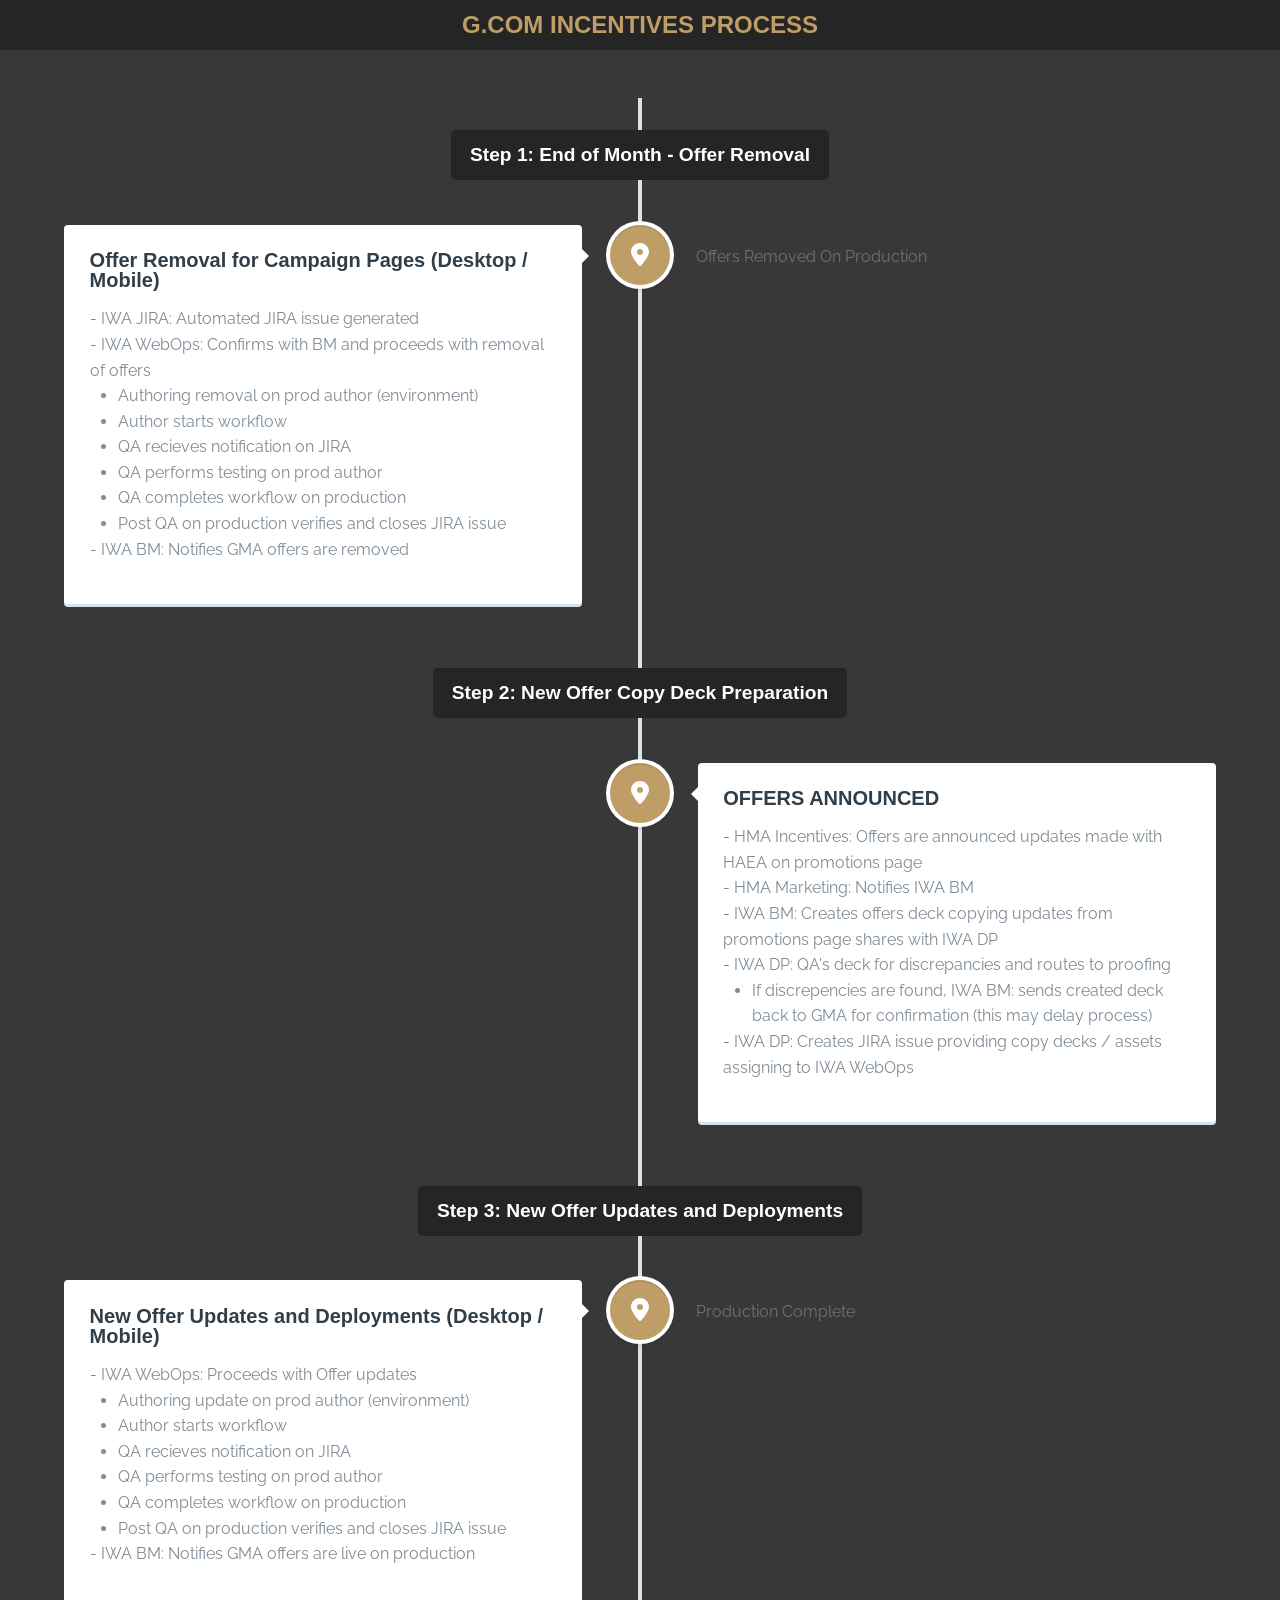
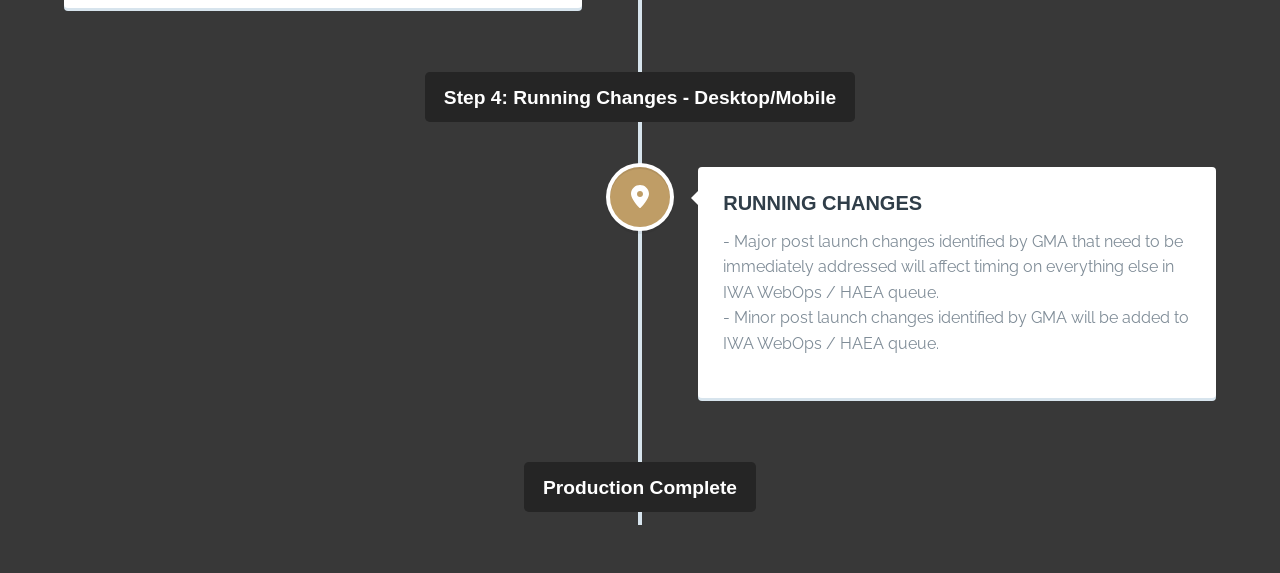
<file: gma-incentives/index.html>
<!doctype html>
<html lang="en" class="no-js">
<head>
	<meta charset="UTF-8">
	<meta name="viewport" content="width=device-width, initial-scale=1">

	<link href="https://fonts.googleapis.com/css?family=Raleway" rel="stylesheet" type='text/css'>

	<link rel="stylesheet" href="css/reset.css"> <!-- CSS reset -->
	<link rel="stylesheet" href="css/style.css"> <!-- Resource style -->
	<script src="js/modernizr.js"></script> <!-- Modernizr -->

	<title>Genesis | G.com Incentives Process</title>
</head>
<body>
	<header>
		<h1>G.COM INCENTIVES PROCESS</h1>
	</header>

	<section id="myu-timeline" class="myu-container">
		<h2 class="myu-timeline-group">
			<span class="myu-timeline-group-title">Step 1:  End of Month - Offer Removal</span>
		</h2>
		<div class="myu-timeline-block">
			<div class="myu-timeline-img myu-pin">
				<img src="img/myu-icon-pin.svg" alt="">
			</div> <!-- myu-timeline-img -->

			<div class="myu-timeline-content">
				<h3>Offer Removal for Campaign Pages (Desktop / Mobile)</h3>
				<ul>
					<li>- IWA JIRA: Automated JIRA issue generated</li>
					<li>- IWA WebOps: Confirms with BM and proceeds with removal of offers</li>
					<li>
						<ul>
							<li>Authoring removal on prod author (environment)</li>
							<li>Author starts workflow</li>
							<li>QA recieves notification on JIRA</li>
							<li>QA performs testing on prod author</li>
							<li>QA completes workflow on production</li>
							<li>Post QA on production verifies and closes JIRA issue</li>
						</ul>
					</li>
					<li>
						- IWA BM: Notifies GMA offers are removed 
					</li>
				<span class="myu-day">Offers Removed On Production</span>
			</div> <!-- myu-timeline-content -->
		</div> <!-- myu-timeline-block -->
		<h2 class="myu-timeline-group">
			<span class="myu-timeline-group-title">Step 2: New Offer Copy Deck Preparation</span>
		</h2>
		<div class="myu-timeline-block">
			<div class="myu-timeline-img myu-pin">
				<img src="img/myu-icon-pin.svg" alt="">
			</div> <!-- myu-timeline-img -->

			<div class="myu-timeline-content">
				<h3>OFFERS ANNOUNCED</h3>
				<ul>
					<li>- HMA Incentives: Offers are announced updates made with HAEA on promotions page</li>
					<li>- HMA Marketing: Notifies IWA BM</li>
					<li>- IWA BM: Creates offers deck copying updates from promotions page shares with IWA DP</li>
					<li>- IWA DP: QA's deck for discrepancies and routes to proofing</li>
					<li>
						<ul>
					<li>If discrepencies are found, IWA BM: sends created deck back to GMA for confirmation (this may delay process)</li>
						</ul>
					<li>- IWA DP: Creates JIRA issue providing copy decks / assets assigning to IWA WebOps</li>
				</ul>
				<span class="myu-day"></span>
			</div> <!-- myu-timeline-content -->
		</div> <!-- myu-timeline-block -->

		<h2 class="myu-timeline-group">
			<span class="myu-timeline-group-title">Step 3: New Offer Updates and Deployments</span>
		</h2>

		<div class="myu-timeline-block">
			<div class="myu-timeline-img myu-pin">
				<img src="img/myu-icon-pin.svg" alt="">
			</div> <!-- myu-timeline-img -->

			<div class="myu-timeline-content">
				<h3>New Offer Updates and Deployments (Desktop / Mobile)</h3>
				<ul>
					<li>- IWA WebOps: Proceeds with Offer updates</li>
					<li>
						<ul>
							<li>Authoring update on prod author (environment)</li>
							<li>Author starts workflow</li>
							<li>QA recieves notification on JIRA</li>
							<li>QA performs testing on prod author</li>
							<li>QA completes workflow on production</li>
							<li>Post QA on production verifies and closes JIRA issue</li>
						</ul>
					</li>
					<li>
						- IWA BM: Notifies GMA offers are live on production
					</li>
						<ul>
				</ul>
				<span class="myu-day">Production Complete</span>
			</div> <!-- myu-timeline-content -->
		</div> <!-- myu-timeline-block -->

				<h2 class="myu-timeline-group">
			<span class="myu-timeline-group-title">Step 4: Running Changes - Desktop/Mobile</span>
		</h2>

		<div class="myu-timeline-block">
			<div class="myu-timeline-img myu-pin">
				<img src="img/myu-icon-pin.svg" alt="">
			</div> <!-- myu-timeline-img -->

			<div class="myu-timeline-content">
				<h3>RUNNING CHANGES</h3>
				<ul>
					<li>- Major post launch changes identified by GMA that need to be immediately addressed will affect timing on everything else in IWA WebOps / HAEA queue.</li>
					<li>- Minor post launch changes identified by GMA will be added to IWA WebOps / HAEA queue.</li>
				</ul>
				<span class="myu-day"></span>
			</div> <!-- myu-timeline-content -->
		</div> <!-- myu-timeline-block -->

								<h2 class="myu-timeline-group">
			<span class="myu-timeline-group-title">Production Complete</span>
		</h2>

	</section> <!-- myu-timeline -->
	<script src="http://ajax.googleapis.com/ajax/libs/jquery/1.11.0/jquery.min.js"></script>
	<script src="js/main.js"></script> <!-- Resource jQuery -->
</body>
</html>
</file>
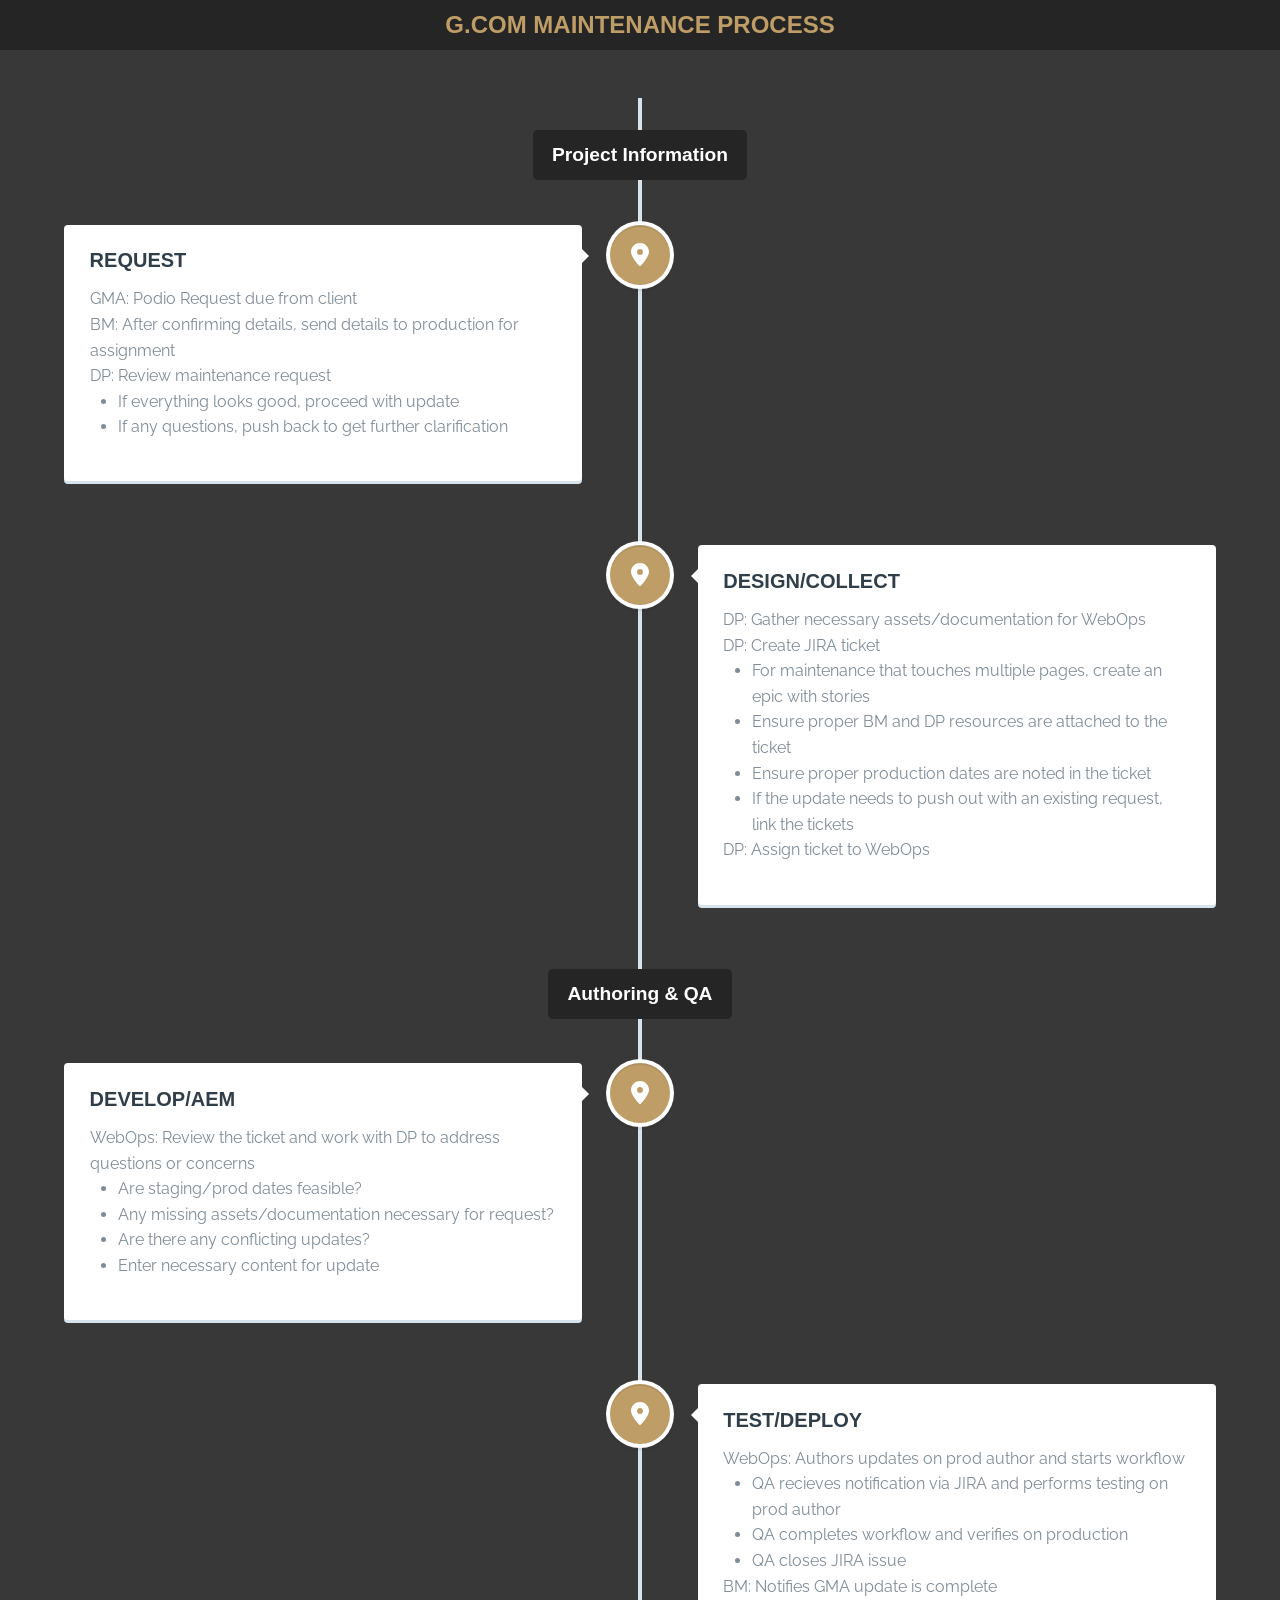
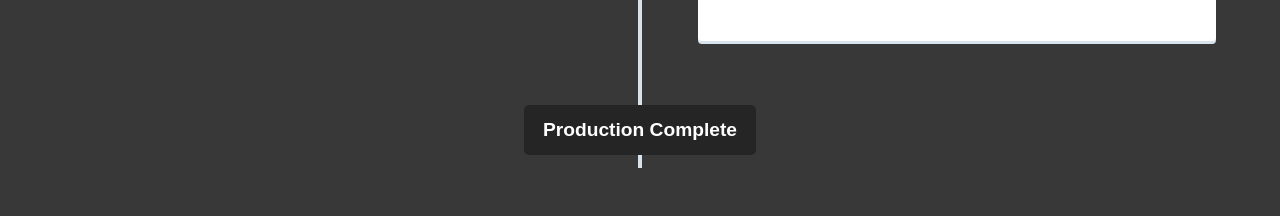
<file: gma-maintenance/index.html>
<!doctype html>
<html lang="en" class="no-js">
<head>
	<meta charset="UTF-8">
	<meta name="viewport" content="width=device-width, initial-scale=1">

	<link href="https://fonts.googleapis.com/css?family=Raleway" rel="stylesheet" type='text/css'>

	<link rel="stylesheet" href="css/reset.css"> <!-- CSS reset -->
	<link rel="stylesheet" href="css/style.css"> <!-- Resource style -->
	<script src="js/modernizr.js"></script> <!-- Modernizr -->
	<link rel="shortcut icon" href="/favicon.ico" type="image/x-icon">
<link rel="icon" href="/favicon.ico" type="image/x-icon">

	<title>Genesis | G.com Maintenance Process</title>
</head>
<body>
	<header>
		<h1>G.COM MAINTENANCE PROCESS</h1>
	</header>

	<section id="myu-timeline" class="myu-container">
		<h2 class="myu-timeline-group">
			<span class="myu-timeline-group-title">Project Information</span>
		</h2>
		<div class="myu-timeline-block">
			<div class="myu-timeline-img myu-pin">
				<img src="img/myu-icon-pin.svg" alt="">
			</div> <!-- myu-timeline-img -->

			<div class="myu-timeline-content">
				<h3>REQUEST</h3>
				<ul>
					<li>GMA: Podio Request due from client</li>
					<li>BM: After confirming details, send details to production for assignment</li>
					<li>DP: Review maintenance request</li>
                    	<ul>
							<li>If everything looks good, proceed with update</li>
							<li>If any questions, push back to get further clarification</li>
						</ul>
				</ul>
				<span class="myu-day"></span>
			</div> <!-- myu-timeline-content -->
		</div> <!-- myu-timeline-block -->

		<div class="myu-timeline-block">
			<div class="myu-timeline-img myu-pin">
				<img src="img/myu-icon-pin.svg" alt="">
			</div> <!-- myu-timeline-img -->

			<div class="myu-timeline-content">
				<h3>DESIGN/COLLECT</h3>
				<ul>
					<li>DP: Gather necessary assets/documentation for WebOps</li>
					<li>DP: Create JIRA ticket
                    	<ul>
							<li>For maintenance that touches multiple pages, create an epic with stories</li>
							<li>Ensure proper BM and DP resources are attached to the ticket</li>
                            <li>Ensure proper production dates are noted in the ticket</li>
                            <li>If the update needs to push out with an existing request, link the tickets</li>
						</ul>
					</li>
                <li>DP: Assign ticket to WebOps</li>
				</ul>
				<span class="myu-day"></span>
			</div> <!-- myu-timeline-content -->
		</div> <!-- myu-timeline-block -->
		<h2 class="myu-timeline-group">
			<span class="myu-timeline-group-title">Authoring & QA</span>
		</h2>
		<div class="myu-timeline-block">
			<div class="myu-timeline-img myu-pin">
				<img src="img/myu-icon-pin.svg" alt="">
			</div> <!-- myu-timeline-img -->

			<div class="myu-timeline-content">
				<h3>DEVELOP/AEM</h3>
				<ul>
					<li>WebOps: Review the ticket and work with DP to address questions or concerns
                    	<ul>
							<li>Are staging/prod dates feasible?</li>
							<li>Any missing assets/documentation necessary for request?</li>
                            <li>Are there any conflicting updates?</li>
                            <li>Enter necessary content for update</li>
						</ul>
                    </li> 
				</ul>
				<span class="myu-day"></span>
			</div> <!-- myu-timeline-content -->
		</div> <!-- myu-timeline-block -->

		<div class="myu-timeline-block">
			<div class="myu-timeline-img myu-pin">
				<img src="img/myu-icon-pin.svg" alt="">
			</div> <!-- myu-timeline-img -->

			<div class="myu-timeline-content">
				<h3>TEST/DEPLOY</h3>
				<ul>
					<li>WebOps: Authors updates on prod author and starts workflow</li>
						<ul>
					<li>QA recieves notification via JIRA and performs testing on prod author</li>
                    <li>QA completes workflow and verifies on production</li>
					<li>QA closes JIRA issue</li>
						</ul>
                    <li>BM: Notifies GMA update is complete</li>
				</ul>
				<span class="myu-day"></span>
			</div> <!-- myu-timeline-content -->
		</div> <!-- myu-timeline-block -->
				<h2 class="myu-timeline-group">
			<span class="myu-timeline-group-title">Production Complete</span>
		</h2>
	</section> <!-- myu-timeline -->
	<script src="http://ajax.googleapis.com/ajax/libs/jquery/1.11.0/jquery.min.js"></script>
	<script src="js/main.js"></script> <!-- Resource jQuery -->
</body>
</html>
</file>
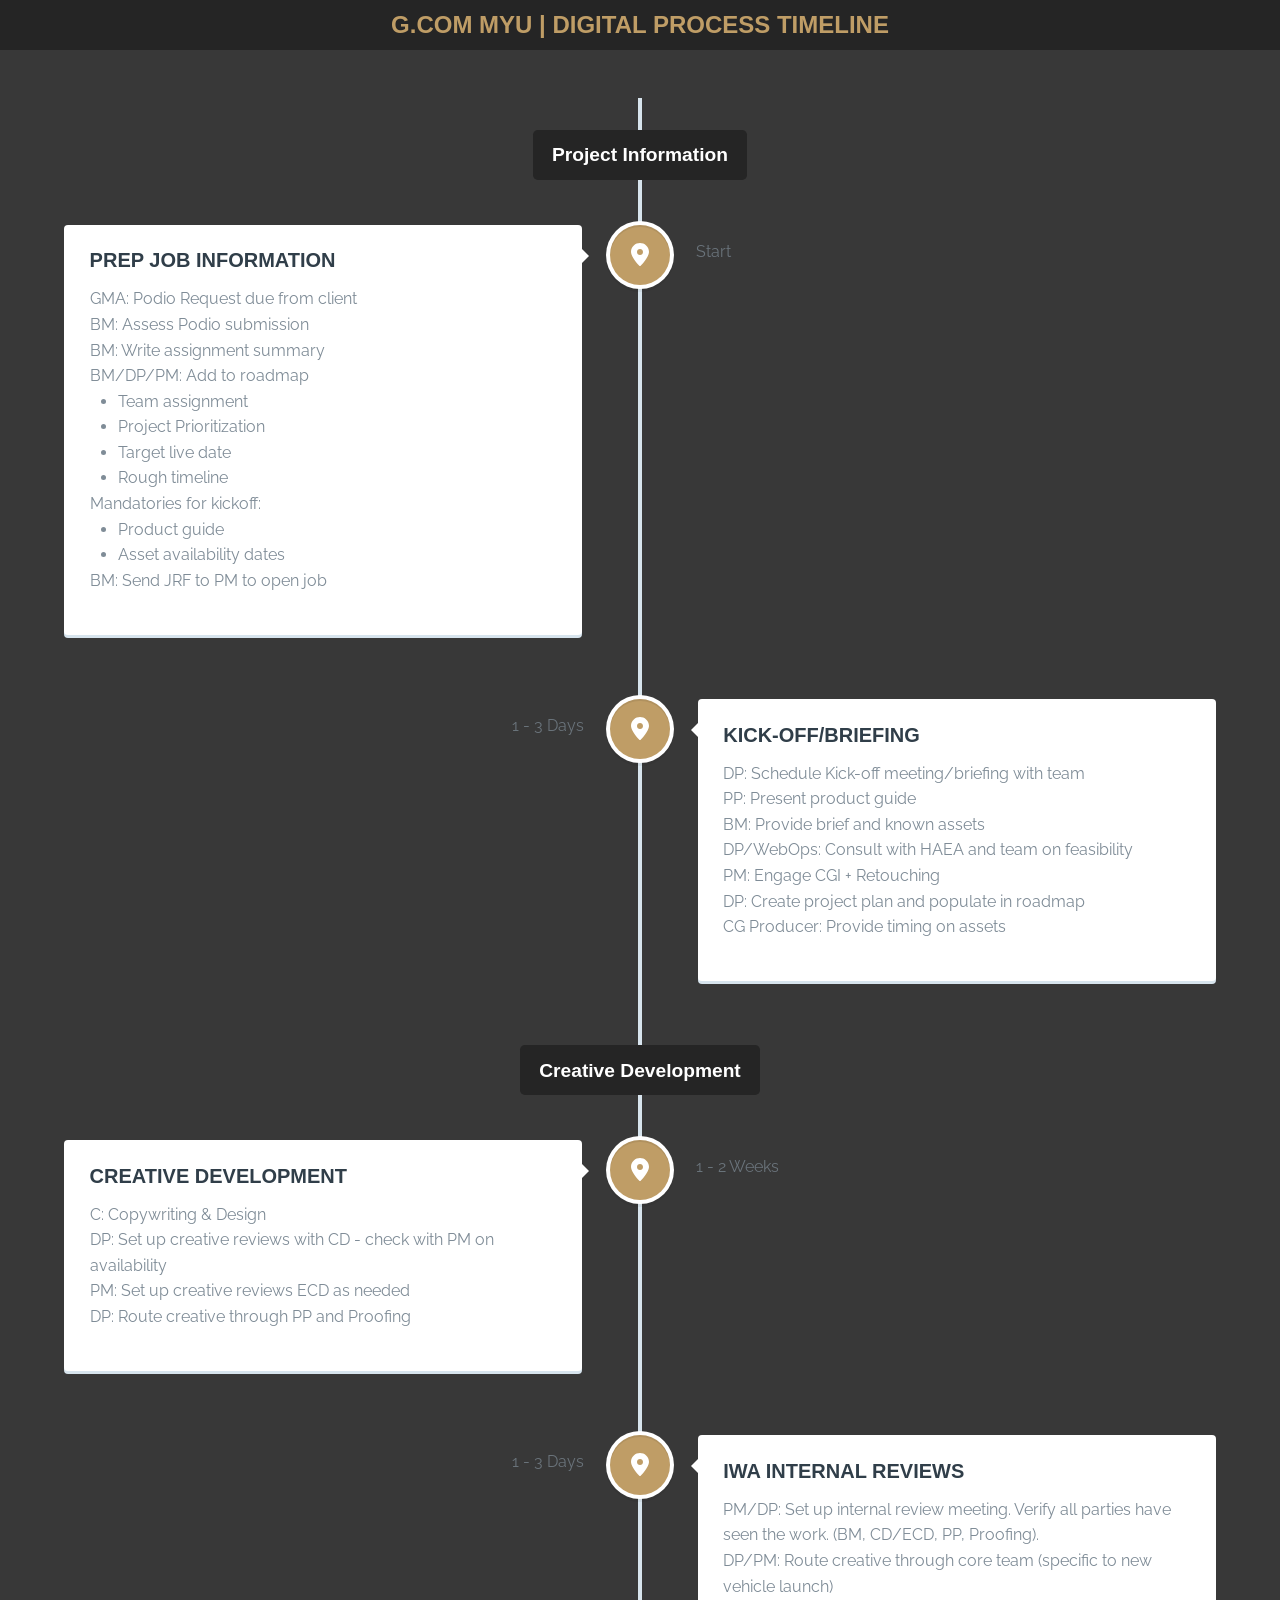
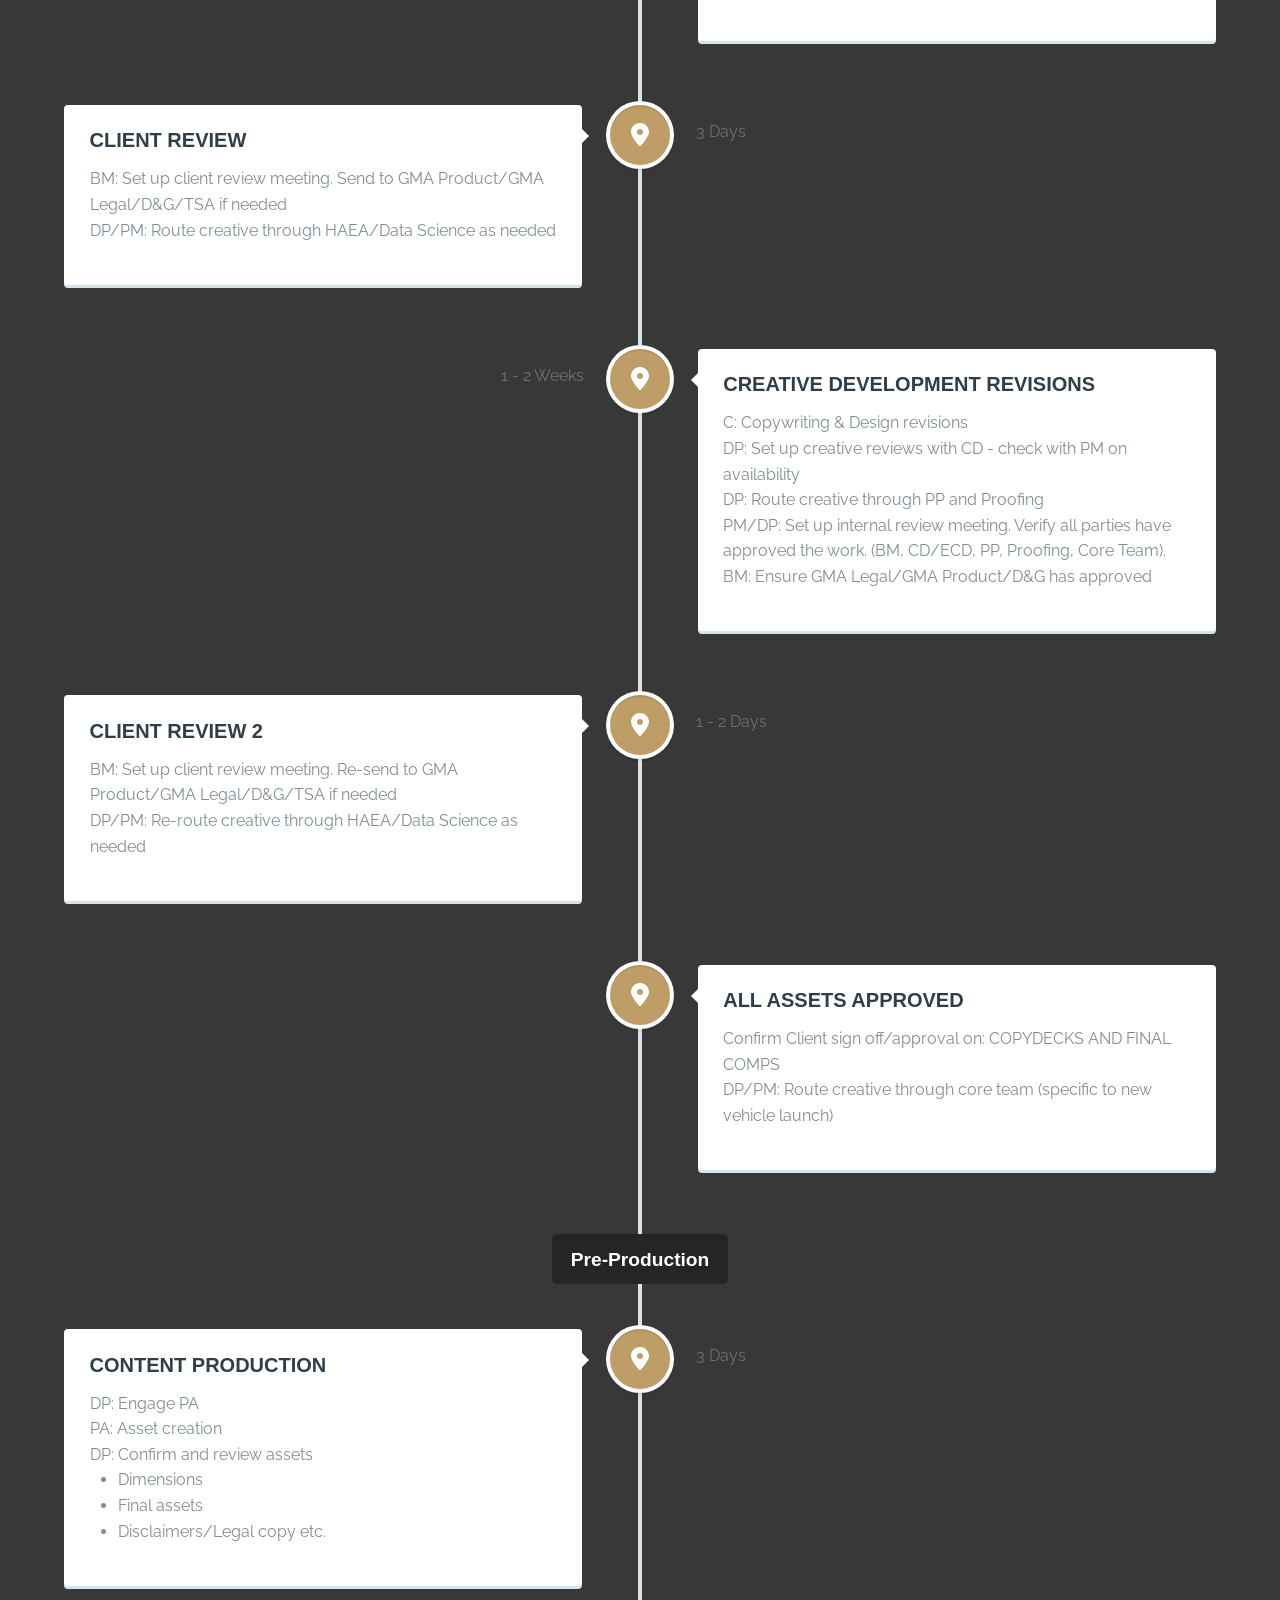
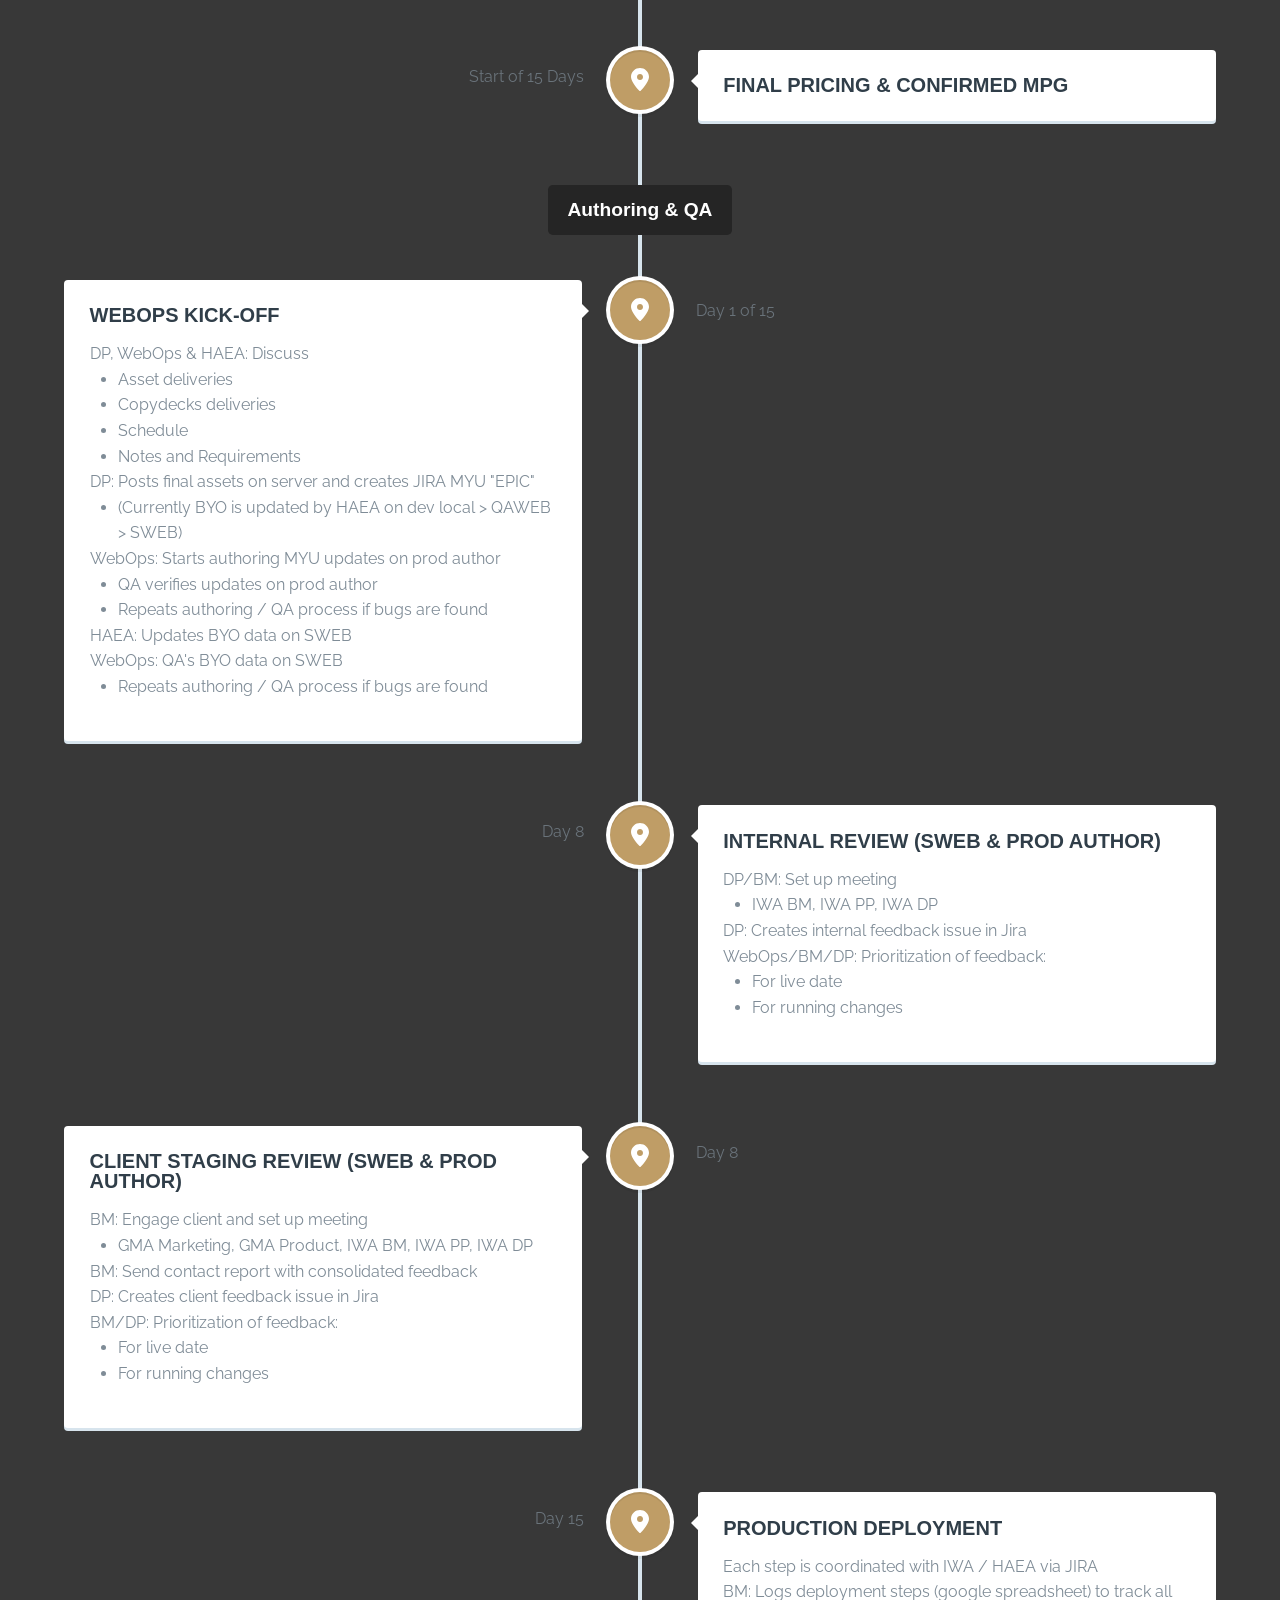
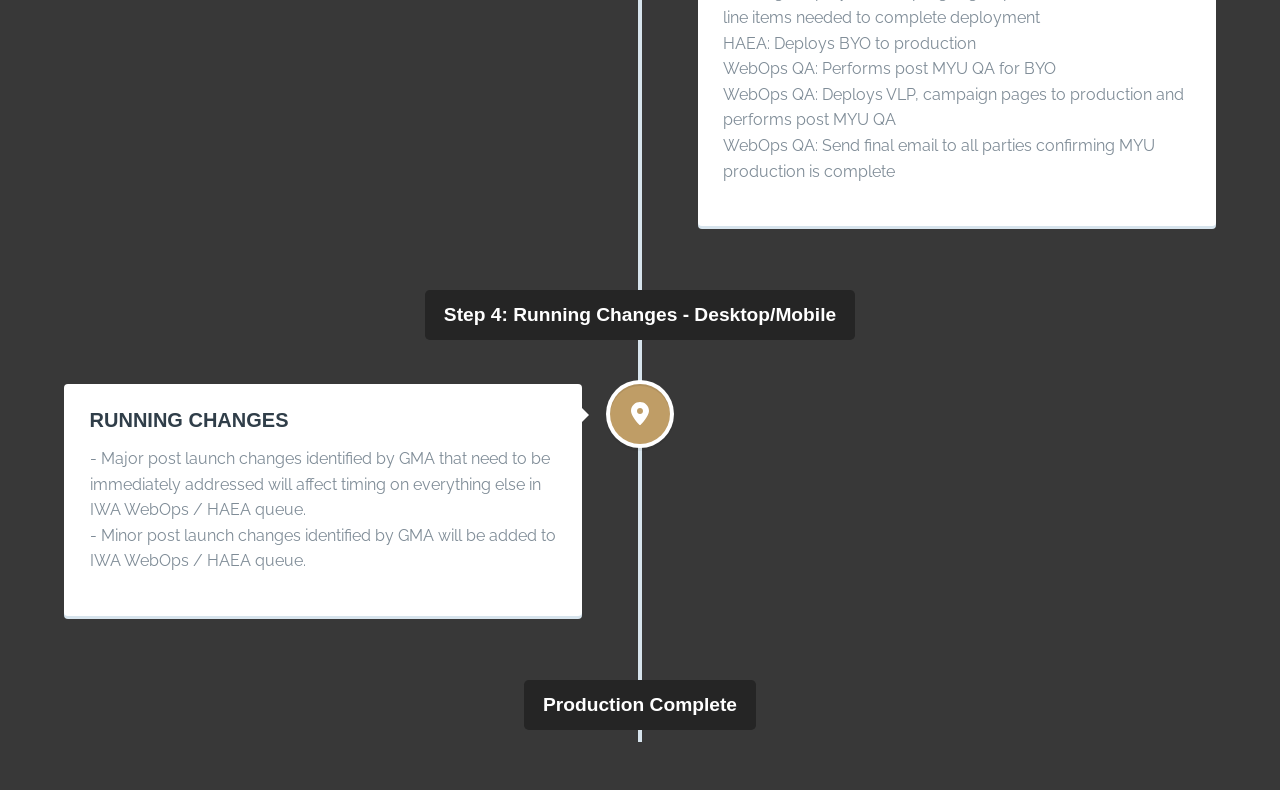
<file: gma-myu/index.html>
<!doctype html>
<html lang="en" class="no-js">
<head>
	<meta charset="UTF-8">
	<meta name="viewport" content="width=device-width, initial-scale=1">

	<link href="https://fonts.googleapis.com/css?family=Raleway" rel="stylesheet" type='text/css'>

	<link rel="stylesheet" href="css/reset.css"> <!-- CSS reset -->
	<link rel="stylesheet" href="css/style.css"> <!-- Resource style -->
	<script src="js/modernizr.js"></script> <!-- Modernizr -->

	<title>Genesis | G.com MYU Digital Process</title>
</head>
<body>
	<header>
		<h1>G.COM MYU | DIGITAL PROCESS TIMELINE</h1>
	</header>

	<section id="myu-timeline" class="myu-container">
		<h2 class="myu-timeline-group">
			<span class="myu-timeline-group-title">Project Information</span>
		</h2>
		<div class="myu-timeline-block">
			<div class="myu-timeline-img myu-pin">
				<img src="img/myu-icon-pin.svg" alt="">
			</div> <!-- myu-timeline-img -->

			<div class="myu-timeline-content">
				<h3>PREP JOB INFORMATION</h3>
				<ul>
					<li>GMA: Podio Request due from client</li>
					<li>BM: Assess Podio submission</li>
					<li>BM: Write assignment summary</li>
					<li>
						BM/DP/PM: Add to roadmap
						<ul>
							<li>Team assignment</li>
							<li>Project Prioritization</li>
							<li>Target live date</li>
							<li>Rough timeline</li>
						</ul>
					</li>
					<li>
						Mandatories for kickoff:
						<ul>
							<li>Product guide</li>
							<li>Asset availability dates</li>
						</ul>
					</li>
					<li>BM: Send JRF to PM to open job</li>
				</ul>
				<span class="myu-day">Start</span>
			</div> <!-- myu-timeline-content -->
		</div> <!-- myu-timeline-block -->

		<div class="myu-timeline-block">
			<div class="myu-timeline-img myu-pin">
				<img src="img/myu-icon-pin.svg" alt="">
			</div> <!-- myu-timeline-img -->

			<div class="myu-timeline-content">
				<h3>KICK-OFF/BRIEFING</h3>
				<ul>
					<li>DP: Schedule Kick-off meeting/briefing with team</li>
					<li>PP: Present product guide</li>
					<li>BM: Provide brief and known assets</li>
					<li>DP/WebOps: Consult with HAEA and team on feasibility</li>
					<li>PM: Engage CGI + Retouching</li>
					<li>DP: Create project plan and populate in roadmap</li>
					<li>CG Producer: Provide timing on assets</li>
				</ul>
				<span class="myu-day">1 - 3 Days</span>
			</div> <!-- myu-timeline-content -->
		</div> <!-- myu-timeline-block -->

		<h2 class="myu-timeline-group">
			<span class="myu-timeline-group-title">Creative Development</span>
		</h2>

		<div class="myu-timeline-block">
			<div class="myu-timeline-img myu-pin">
				<img src="img/myu-icon-pin.svg" alt="">
			</div> <!-- myu-timeline-img -->

			<div class="myu-timeline-content">
				<h3>CREATIVE DEVELOPMENT</h3>
				<ul>
					<li>C: Copywriting &amp; Design</li>
					<li>DP: Set up creative reviews with CD - check with PM on availability</li>
					<li>PM: Set up creative reviews ECD as needed</li>
					<li>DP: Route creative through PP and Proofing</li>
				</ul>
				<span class="myu-day">1 - 2 Weeks</span>
			</div> <!-- myu-timeline-content -->
		</div> <!-- myu-timeline-block -->

		<div class="myu-timeline-block">
			<div class="myu-timeline-img myu-pin">
				<img src="img/myu-icon-pin.svg" alt="">
			</div> <!-- myu-timeline-img -->

			<div class="myu-timeline-content">
				<h3>IWA INTERNAL REVIEWS</h3>
				<ul>
					<li>PM/DP: Set up internal review meeting. Verify all parties have seen the work. (BM, CD/ECD, PP, Proofing).</li>
					<li>DP/PM: Route creative through core team (specific to new vehicle launch)</li>
				</ul>
				<span class="myu-day">1 - 3 Days</span>
			</div> <!-- myu-timeline-content -->
		</div> <!-- myu-timeline-block -->

				<div class="myu-timeline-block">
			<div class="myu-timeline-img myu-pin">
				<img src="img/myu-icon-pin.svg" alt="">
			</div> <!-- myu-timeline-img -->

			<div class="myu-timeline-content">
				<h3>CLIENT REVIEW</h3>
				<ul>
					<li>BM: Set up client review meeting. Send to GMA Product/GMA Legal/D&amp;G/TSA if needed</li>
					<li>DP/PM: Route creative through HAEA/Data Science as needed</li>
				</ul>
				<span class="myu-day">3 Days</span>
			</div> <!-- myu-timeline-content -->
		</div> <!-- myu-timeline-block -->

				<div class="myu-timeline-block">
			<div class="myu-timeline-img myu-pin">
				<img src="img/myu-icon-pin.svg" alt="">
			</div> <!-- myu-timeline-img -->

			<div class="myu-timeline-content">
				<h3>CREATIVE DEVELOPMENT REVISIONS</h3>
				<ul>
					<li>C: Copywriting &amp; Design revisions</li>
					<li>DP: Set up creative reviews with CD - check with PM on availability</li>
					<li>DP: Route creative through PP and Proofing</li>
					<li>PM/DP: Set up internal review meeting. Verify all parties have approved the work. (BM, CD/ECD, PP, Proofing, Core Team).</li>
					<li>BM: Ensure GMA Legal/GMA Product/D&amp;G has approved</li>
				</ul>
				<span class="myu-day">1 - 2 Weeks</span>
			</div> <!-- myu-timeline-content -->
		</div> <!-- myu-timeline-block -->

						<div class="myu-timeline-block">
			<div class="myu-timeline-img myu-pin">
				<img src="img/myu-icon-pin.svg" alt="">
			</div> <!-- myu-timeline-img -->

			<div class="myu-timeline-content">
				<h3>CLIENT REVIEW 2</h3>
				<ul>
					<li>BM: Set up client review meeting. Re-send to GMA Product/GMA Legal/D&amp;G/TSA if needed</li>
					<li>DP/PM: Re-route creative through HAEA/Data Science as needed</li>
				</ul>
				<span class="myu-day">1 - 2 Days</span>
			</div> <!-- myu-timeline-content -->
		</div> <!-- myu-timeline-block -->

								<div class="myu-timeline-block">
			<div class="myu-timeline-img myu-pin">
				<img src="img/myu-icon-pin.svg" alt="">
			</div> <!-- myu-timeline-img -->

			<div class="myu-timeline-content">
				<h3>ALL ASSETS APPROVED</h3>
				<ul>
					<li>Confirm Client sign off/approval on: COPYDECKS AND FINAL COMPS</li>
					<li>DP/PM: Route creative through core team (specific to new vehicle launch)</li>
				</ul>
				<h3></h3>
				<span class="myu-day"></span>
			</div> <!-- myu-timeline-content -->
		</div> <!-- myu-timeline-block -->

				<h2 class="myu-timeline-group">
			<span class="myu-timeline-group-title">Pre-Production</span>
		</h2>

		<div class="myu-timeline-block">
			<div class="myu-timeline-img myu-pin">
				<img src="img/myu-icon-pin.svg" alt="">
			</div> <!-- myu-timeline-img -->

			<div class="myu-timeline-content">
				<h3>CONTENT PRODUCTION</h3>
				<ul>
					<li>DP: Engage PA</li>
					<li>PA: Asset creation</li>
					<li>DP: Confirm and review assets</li>
						<ul>
							<li>Dimensions</li>
							<li>Final assets</li>
							<li>Disclaimers/Legal copy etc.</li>
						</ul>
				</ul>
				<span class="myu-day">3 Days</span>
			</div> <!-- myu-timeline-content -->
		</div> <!-- myu-timeline-block -->

				<div class="myu-timeline-block">
			<div class="myu-timeline-img myu-pin">
				<img src="img/myu-icon-pin.svg" alt="">
			</div> <!-- myu-timeline-img -->

			<div class="myu-timeline-content">
				<h3>FINAL PRICING &amp; CONFIRMED MPG</h3>
				<h3></h3>
				<span class="myu-day">Start of 15 Days</span>
			</div> <!-- myu-timeline-content -->
		</div> <!-- myu-timeline-block -->

						<h2 class="myu-timeline-group">
			<span class="myu-timeline-group-title">Authoring &amp; QA</span>
		</h2>

		<div class="myu-timeline-block">
			<div class="myu-timeline-img myu-pin">
				<img src="img/myu-icon-pin.svg" alt="">
			</div> <!-- myu-timeline-img -->

			<div class="myu-timeline-content">
				<h3>WEBOPS KICK-OFF</h3>
				<ul>
					<li>DP, WebOps &amp; HAEA: Discuss</li>
						<ul>
							<li>Asset deliveries</li>
							<li>Copydecks deliveries</li>
							<li>Schedule</li>
							<li>Notes and Requirements</li>
						</ul>
					<li>DP: Posts final assets on server and creates JIRA MYU "EPIC"</li>
					<ul>
					<li>(Currently BYO is updated by HAEA on dev local > QAWEB > SWEB)</li>	
				</ul>
				<li>WebOps: Starts authoring MYU updates on prod author</li>
				<ul>
					<li>QA verifies updates on prod author</li>
					<li>Repeats authoring / QA process if bugs are found</li>
				</ul>
				<li>HAEA: Updates BYO data on SWEB</li>
				<li>WebOps: QA's BYO data on SWEB</li>
				<ul>
					<li>Repeats authoring / QA process if bugs are found</li>
				</ul>

				<span class="myu-day">Day 1 of 15</span>
			</div> <!-- myu-timeline-content -->
		</div> <!-- myu-timeline-block -->

				<div class="myu-timeline-block">
			<div class="myu-timeline-img myu-pin">
				<img src="img/myu-icon-pin.svg" alt="">
			</div> <!-- myu-timeline-img -->

			<div class="myu-timeline-content">
				<h3>INTERNAL REVIEW (SWEB &amp; PROD AUTHOR)</h3>
				<ul>
					<li>DP/BM: Set up meeting</li>
						<ul>
							<li>IWA BM, IWA PP, IWA DP</li>
						</ul>
					<li>DP: Creates internal feedback issue in Jira</li>
					<li>WebOps/BM/DP: Prioritization of feedback:</li>
						<ul>
							<li>For live date</li>
							<li>For running changes</li>
						</ul>
				</ul>
				<span class="myu-day">Day 8</span>
			</div> <!-- myu-timeline-content -->
		</div> <!-- myu-timeline-block -->

				<div class="myu-timeline-block">
			<div class="myu-timeline-img myu-pin">
				<img src="img/myu-icon-pin.svg" alt="">
			</div> <!-- myu-timeline-img -->

			<div class="myu-timeline-content">
				<h3>CLIENT STAGING REVIEW (SWEB &amp; PROD AUTHOR)</h3>
				<ul>
					<li>BM: Engage client and set up meeting</li>
						<ul>
							<li>GMA Marketing, GMA Product, IWA BM, IWA PP, IWA DP</li>
						</ul>	
					<li>BM: Send contact report with consolidated feedback</li>
					<li>DP: Creates client feedback issue in Jira</li>
					<li>BM/DP: Prioritization of feedback:</li>
						<ul>
							<li>For live date</li>
							<li>For running changes</li>
						</ul>
				</ul>
				<span class="myu-day">Day 8</span>
			</div> <!-- myu-timeline-content -->
		</div> <!-- myu-timeline-block -->

						<div class="myu-timeline-block">
			<div class="myu-timeline-img myu-pin">
				<img src="img/myu-icon-pin.svg" alt="">
			</div> <!-- myu-timeline-img -->

			<div class="myu-timeline-content">
				<h3>PRODUCTION DEPLOYMENT</h3>
				<ul>
					<li>Each step is coordinated with IWA / HAEA via JIRA</li>
					<li>BM: Logs deployment steps (google spreadsheet) to track all line items needed to complete deployment</li>
					<li>HAEA: Deploys BYO to production</li>
					<li>WebOps QA: Performs post MYU QA for BYO</li>
					<li>WebOps QA: Deploys VLP, campaign pages to production and performs post MYU QA</li>
					<li>WebOps QA: Send final email to all parties confirming MYU production is complete</li>
				</ul>
				<span class="myu-day">Day 15</span>
			</div> <!-- myu-timeline-content -->
		</div> <!-- myu-timeline-block -->

				<h2 class="myu-timeline-group">
			<span class="myu-timeline-group-title">Step 4: Running Changes - Desktop/Mobile</span>
		</h2>

		<div class="myu-timeline-block">
			<div class="myu-timeline-img myu-pin">
				<img src="img/myu-icon-pin.svg" alt="">
			</div> <!-- myu-timeline-img -->

			<div class="myu-timeline-content">
				<h3>RUNNING CHANGES</h3>
				<ul>
					<li>- Major post launch changes identified by GMA that need to be immediately addressed will affect timing on everything else in IWA WebOps / HAEA queue.</li>
					<li>- Minor post launch changes identified by GMA will be added to IWA WebOps / HAEA queue.</li>
				</ul>
				<span class="myu-day"></span>
			</div> <!-- myu-timeline-content -->
		</div> <!-- myu-timeline-block -->

								<h2 class="myu-timeline-group">
			<span class="myu-timeline-group-title">Production Complete</span>
		</h2>

	</section> <!-- myu-timeline -->
	<script src="http://ajax.googleapis.com/ajax/libs/jquery/1.11.0/jquery.min.js"></script>
	<script src="js/main.js"></script> <!-- Resource jQuery -->
</body>
</html>
</file>
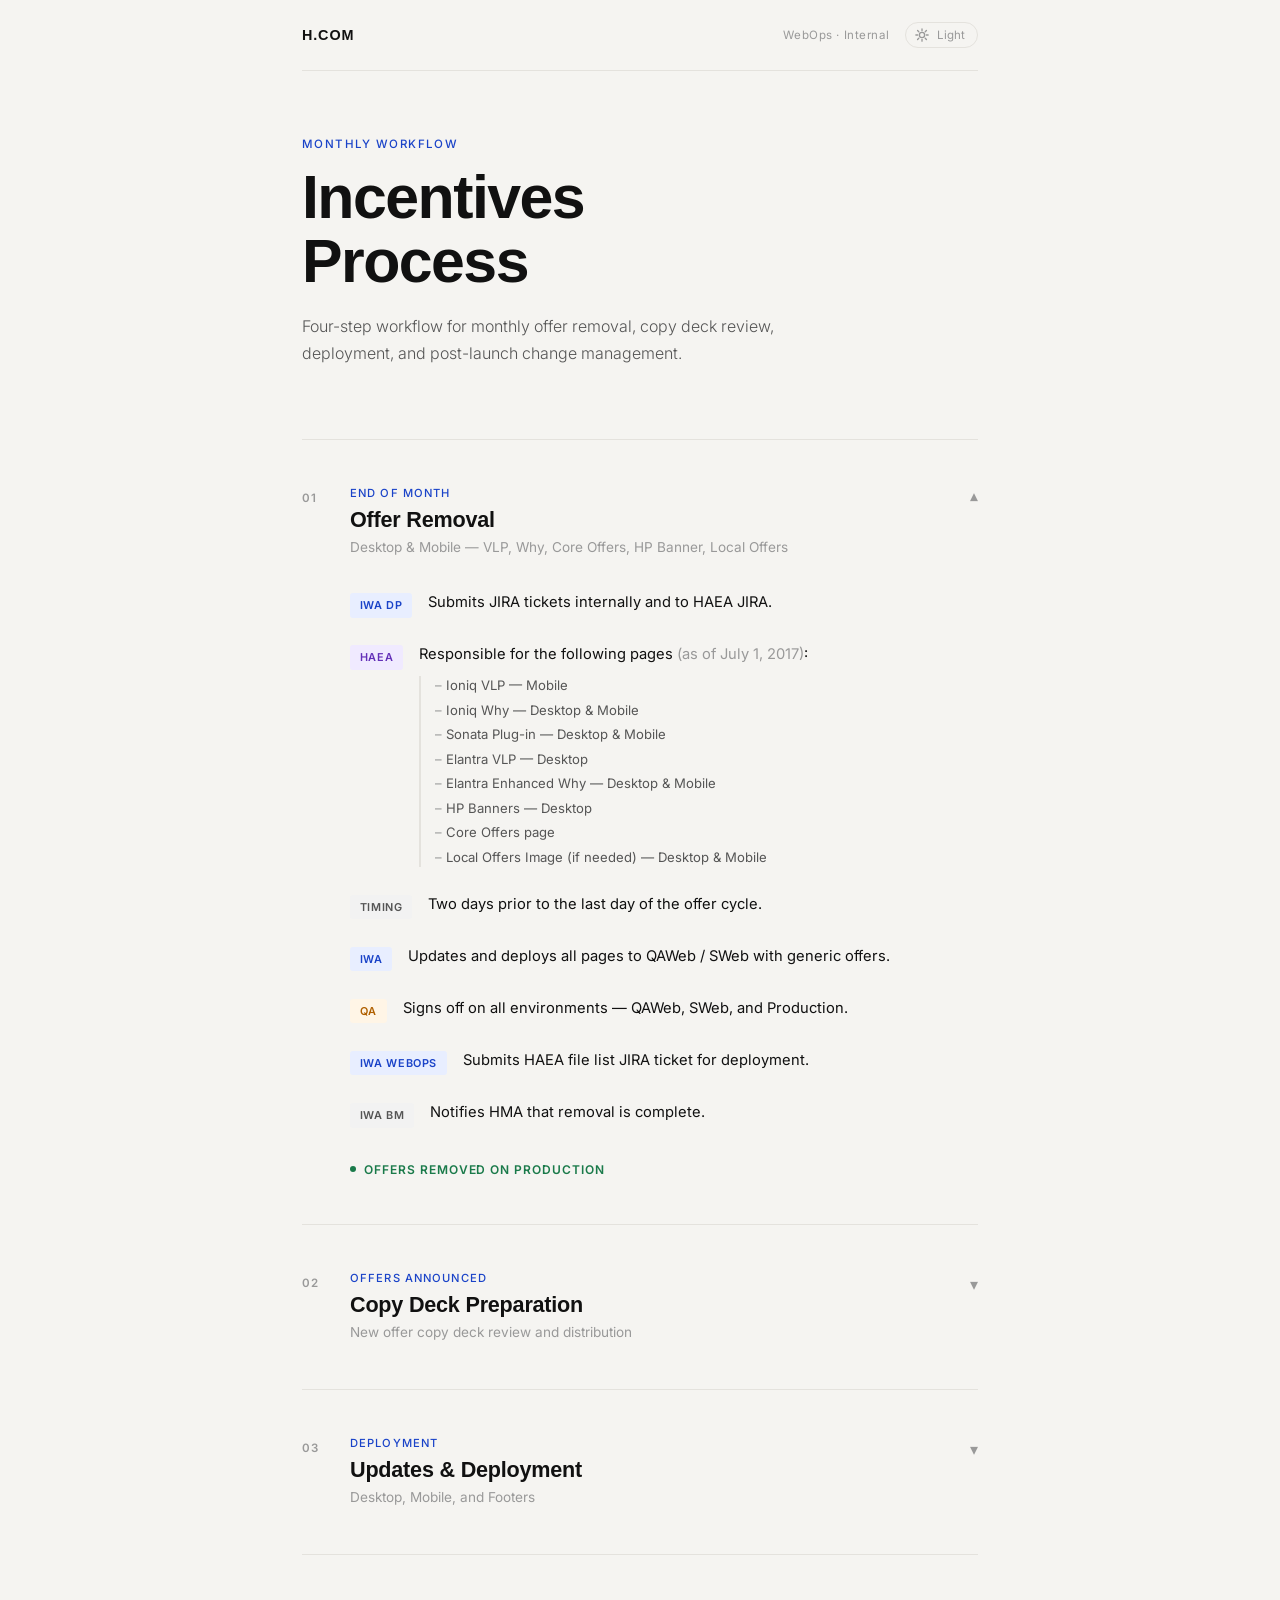
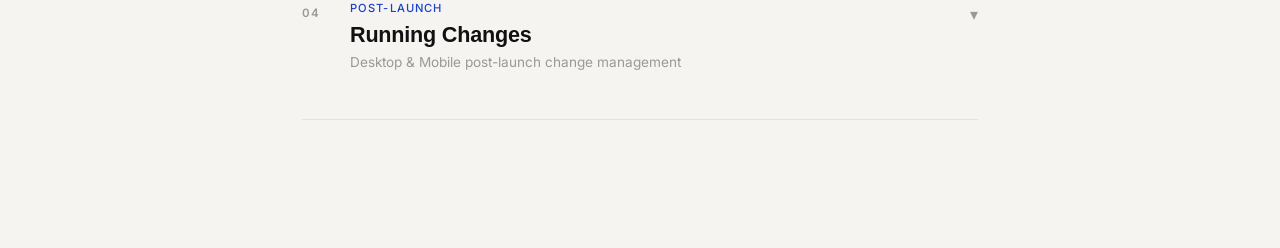
<file: incentives/index.html>
<!DOCTYPE html>
<html lang="en">
<head>
  <meta charset="UTF-8" />
  <meta name="viewport" content="width=device-width, initial-scale=1.0" />
  <title>H.com · Incentives Process</title>
  <link href="https://fonts.googleapis.com/css2?family=Inter:wght@300;400;500;600&display=swap" rel="stylesheet" />
  <style>
    *, *::before, *::after { box-sizing: border-box; margin: 0; padding: 0; }

    :root {
      --bg:       #f5f4f1;
      --white:    #ffffff;
      --ink:      #111111;
      --ink-2:    #555555;
      --ink-3:    #999999;
      --rule:     #e4e2dd;
      --accent:   #1a43c8;
      --accent-bg:#eef1fb;
    }

    [data-theme="dark"] {
      --bg:       #111214;
      --white:    #1a1c20;
      --ink:      #f0eee8;
      --ink-2:    #9a9890;
      --ink-3:    #55534e;
      --rule:     #28292e;
      --accent:   #6b8ef5;
      --accent-bg:#1a1f35;
    }

    html { scroll-behavior: smooth; }

    body {
      font-family: 'Inter', sans-serif;
      background: var(--bg);
      color: var(--ink);
      font-size: 15px;
      line-height: 1.6;
      -webkit-font-smoothing: antialiased;
    }

    .page {
      max-width: 740px;
      margin: 0 auto;
      padding: 0 2rem 8rem;
    }

    .topbar {
      display: flex;
      align-items: center;
      justify-content: space-between;
      padding: 1.4rem 0;
      border-bottom: 1px solid var(--rule);
      margin-bottom: 4rem;
    }

    .topbar-logo {
      font-family: 'Helvetica Neue', Helvetica, Arial, sans-serif;
      font-size: 0.9rem;
      font-weight: 800;
      letter-spacing: 0.06em;
      color: var(--ink);
    }

    .topbar-tag {
      font-size: 0.72rem;
      color: var(--ink-3);
      letter-spacing: 0.05em;
    }

    .hero { margin-bottom: 4.5rem; }

    .hero-label {
      font-size: 0.72rem;
      font-weight: 500;
      letter-spacing: 0.12em;
      text-transform: uppercase;
      color: var(--accent);
      margin-bottom: 0.75rem;
    }

    h1 {
      font-family: 'Helvetica Neue', Helvetica, Arial, sans-serif;
      font-size: clamp(2.4rem, 6vw, 3.8rem);
      font-weight: 800;
      line-height: 1.05;
      letter-spacing: -0.025em;
      color: var(--ink);
      margin-bottom: 1.2rem;
    }

    .hero-sub {
      font-size: 1rem;
      color: var(--ink-2);
      max-width: 480px;
      font-weight: 300;
      line-height: 1.7;
    }

    .step {
      border-top: 1px solid var(--rule);
      padding: 2.8rem 0;
    }

    .step:last-child { border-bottom: 1px solid var(--rule); }

    .step-header {
      display: grid;
      grid-template-columns: 3rem 1fr auto;
      align-items: start;
      gap: 0;
      cursor: pointer;
      user-select: none;
    }

    .step-num {
      font-size: 0.72rem;
      font-weight: 600;
      color: var(--ink-3);
      letter-spacing: 0.06em;
      padding-top: 4px;
    }

    .step-phase {
      font-size: 0.7rem;
      font-weight: 500;
      letter-spacing: 0.1em;
      text-transform: uppercase;
      color: var(--accent);
      margin-bottom: 0.25rem;
    }

    h2 {
      font-family: 'Helvetica Neue', Helvetica, Arial, sans-serif;
      font-size: 1.35rem;
      font-weight: 700;
      line-height: 1.2;
      letter-spacing: -0.01em;
      color: var(--ink);
    }

    .step-desc {
      font-size: 0.85rem;
      color: var(--ink-3);
      margin-top: 0.3rem;
    }

    .step-chevron {
      font-size: 1rem;
      color: var(--ink-3);
      transition: transform 0.25s ease;
      padding-top: 2px;
    }

    .step.open .step-chevron { transform: rotate(180deg); }

    .step-body {
      display: none;
      margin-top: 2rem;
      padding-left: 3rem;
    }

    .step.open .step-body { display: block; }

    .tasks { display: flex; flex-direction: column; gap: 1.6rem; }

    .task { display: flex; gap: 1rem; align-items: flex-start; }

    .owner {
      font-size: 0.68rem;
      font-weight: 600;
      letter-spacing: 0.06em;
      text-transform: uppercase;
      padding: 0.22rem 0.6rem;
      border-radius: 3px;
      white-space: nowrap;
      flex-shrink: 0;
      margin-top: 2px;
    }

    .o-iwa  { background: #e8eeff; color: #1a43c8; }
    .o-haea { background: #f0eaff; color: #6330b8; }
    .o-hma  { background: #e6f7ef; color: #1a7a4a; }
    .o-qa   { background: #fff5e6; color: #b06000; }
    .o-dp   { background: #e8f8ff; color: #0872aa; }
    .o-am   { background: #fff0f3; color: #b01f3f; }
    .o-bm   { background: #f2f2f2; color: #555555; }

    [data-theme="dark"] .o-iwa  { background: #1a2248; color: #8aabff; }
    [data-theme="dark"] .o-haea { background: #221640; color: #c4a0ff; }
    [data-theme="dark"] .o-hma  { background: #0f2a1e; color: #5ecf8e; }
    [data-theme="dark"] .o-qa   { background: #2a1e00; color: #ffc060; }
    [data-theme="dark"] .o-dp   { background: #0c1e2e; color: #58c4f8; }
    [data-theme="dark"] .o-am   { background: #2a0f18; color: #ff9aae; }
    [data-theme="dark"] .o-bm   { background: #1e1e1e; color: #aaaaaa; }

    .task-text { color: var(--ink); font-size: 0.92rem; line-height: 1.6; }

    .sub {
      margin-top: 0.6rem;
      padding-left: 0.9rem;
      border-left: 2px solid var(--rule);
      display: flex;
      flex-direction: column;
      gap: 0.3rem;
    }

    .sub li {
      list-style: none;
      font-size: 0.82rem;
      color: var(--ink-2);
      line-height: 1.5;
    }

    .sub li::before { content: '– '; color: var(--ink-3); }

    .callout {
      margin-top: 1rem;
      padding: 0.8rem 1rem;
      border-left: 3px solid;
      font-size: 0.82rem;
      line-height: 1.6;
      border-radius: 0 4px 4px 0;
    }

    .callout-info {
      border-color: var(--accent);
      background: var(--accent-bg);
      color: var(--ink-2);
    }

    .callout-warn {
      border-color: #d97706;
      background: #fffbeb;
      color: #7c4a00;
    }

    [data-theme="dark"] .callout-warn { background: #1e1200; color: #d4aa60; }

    .status {
      display: inline-flex;
      align-items: center;
      gap: 0.5rem;
      margin-top: 2rem;
      font-size: 0.75rem;
      font-weight: 600;
      letter-spacing: 0.08em;
      text-transform: uppercase;
      color: #1a7a4a;
    }

    [data-theme="dark"] .status { color: #5ecf8e; }

    .status::before {
      content: '';
      width: 6px; height: 6px;
      border-radius: 50%;
      background: currentColor;
    }

    .theme-toggle {
      display: flex;
      align-items: center;
      gap: 0.5rem;
      background: none;
      border: 1px solid var(--rule);
      border-radius: 20px;
      padding: 0.3rem 0.75rem 0.3rem 0.55rem;
      cursor: pointer;
      font-family: 'Inter', sans-serif;
      font-size: 0.72rem;
      color: var(--ink-3);
      transition: border-color 0.2s, color 0.2s;
    }

    .theme-toggle:hover { border-color: var(--ink-3); color: var(--ink-2); }

    .theme-toggle-icon {
      width: 14px;
      height: 14px;
      flex-shrink: 0;
    }

    .icon-sun, .icon-moon { display: none; }
    [data-theme="light"] .icon-sun  { display: block; }
    [data-theme="dark"]  .icon-moon { display: block; }
    /* fallback before JS runs — show sun */
    html:not([data-theme]) .icon-sun { display: block; }
      from { opacity: 0; transform: translateY(12px); }
      to   { opacity: 1; transform: translateY(0); }
    }

    .hero  { animation: fadeUp 0.45s ease both; }
    .step  { animation: fadeUp 0.4s ease both; }
    .step:nth-child(1) { animation-delay: 0.1s; }
    .step:nth-child(2) { animation-delay: 0.18s; }
    .step:nth-child(3) { animation-delay: 0.26s; }
    .step:nth-child(4) { animation-delay: 0.34s; }

    @media (max-width: 540px) {
      h1 { font-size: 2.2rem; }
      .step-body { padding-left: 0; }
      .step-header { grid-template-columns: 2.5rem 1fr auto; }
    }
  </style>
</head>
<body>
<div class="page">

  <div class="topbar">
    <span class="topbar-logo">H.COM</span>
    <div style="display:flex;align-items:center;gap:1rem;">
      <span class="topbar-tag">WebOps · Internal</span>
      <button class="theme-toggle" onclick="toggleTheme()" aria-label="Toggle color theme">
        <svg class="theme-toggle-icon icon-sun" viewBox="0 0 16 16" fill="none" xmlns="http://www.w3.org/2000/svg">
          <circle cx="8" cy="8" r="3" stroke="currentColor" stroke-width="1.5"/>
          <line x1="8" y1="1" x2="8" y2="3" stroke="currentColor" stroke-width="1.5" stroke-linecap="round"/>
          <line x1="8" y1="13" x2="8" y2="15" stroke="currentColor" stroke-width="1.5" stroke-linecap="round"/>
          <line x1="1" y1="8" x2="3" y2="8" stroke="currentColor" stroke-width="1.5" stroke-linecap="round"/>
          <line x1="13" y1="8" x2="15" y2="8" stroke="currentColor" stroke-width="1.5" stroke-linecap="round"/>
          <line x1="2.93" y1="2.93" x2="4.34" y2="4.34" stroke="currentColor" stroke-width="1.5" stroke-linecap="round"/>
          <line x1="11.66" y1="11.66" x2="13.07" y2="13.07" stroke="currentColor" stroke-width="1.5" stroke-linecap="round"/>
          <line x1="2.93" y1="13.07" x2="4.34" y2="11.66" stroke="currentColor" stroke-width="1.5" stroke-linecap="round"/>
          <line x1="11.66" y1="4.34" x2="13.07" y2="2.93" stroke="currentColor" stroke-width="1.5" stroke-linecap="round"/>
        </svg>
        <svg class="theme-toggle-icon icon-moon" viewBox="0 0 16 16" fill="none" xmlns="http://www.w3.org/2000/svg">
          <path d="M13.5 9.5A6 6 0 0 1 6.5 2.5a5.5 5.5 0 1 0 7 7z" stroke="currentColor" stroke-width="1.5" stroke-linecap="round" stroke-linejoin="round"/>
        </svg>
        <span id="theme-label">Light</span>
      </button>
    </div>
  </div>

  <div class="hero">
    <p class="hero-label">Monthly workflow</p>
    <h1>Incentives<br>Process</h1>
    <p class="hero-sub">Four-step workflow for monthly offer removal, copy deck review, deployment, and post-launch change management.</p>
  </div>

  <div class="step open">
    <div class="step-header" onclick="toggle(this)">
      <span class="step-num">01</span>
      <div>
        <p class="step-phase">End of month</p>
        <h2>Offer Removal</h2>
        <p class="step-desc">Desktop &amp; Mobile — VLP, Why, Core Offers, HP Banner, Local Offers</p>
      </div>
      <span class="step-chevron">▾</span>
    </div>
    <div class="step-body">
      <div class="tasks">
        <div class="task">
          <span class="owner o-iwa">IWA DP</span>
          <div class="task-text">Submits JIRA tickets internally and to HAEA JIRA.</div>
        </div>
        <div class="task">
          <span class="owner o-haea">HAEA</span>
          <div class="task-text">
            Responsible for the following pages <span style="color:var(--ink-3)">(as of July 1, 2017)</span>:
            <ul class="sub">
              <li>Ioniq VLP — Mobile</li>
              <li>Ioniq Why — Desktop &amp; Mobile</li>
              <li>Sonata Plug-in — Desktop &amp; Mobile</li>
              <li>Elantra VLP — Desktop</li>
              <li>Elantra Enhanced Why — Desktop &amp; Mobile</li>
              <li>HP Banners — Desktop</li>
              <li>Core Offers page</li>
              <li>Local Offers Image (if needed) — Desktop &amp; Mobile</li>
            </ul>
          </div>
        </div>
        <div class="task">
          <span class="owner o-bm">Timing</span>
          <div class="task-text">Two days prior to the last day of the offer cycle.</div>
        </div>
        <div class="task">
          <span class="owner o-iwa">IWA</span>
          <div class="task-text">Updates and deploys all pages to QAWeb / SWeb with generic offers.</div>
        </div>
        <div class="task">
          <span class="owner o-qa">QA</span>
          <div class="task-text">Signs off on all environments — QAWeb, SWeb, and Production.</div>
        </div>
        <div class="task">
          <span class="owner o-iwa">IWA WebOps</span>
          <div class="task-text">Submits HAEA file list JIRA ticket for deployment.</div>
        </div>
        <div class="task">
          <span class="owner o-bm">IWA BM</span>
          <div class="task-text">Notifies HMA that removal is complete.</div>
        </div>
      </div>
      <div class="status">Offers removed on production</div>
    </div>
  </div>

  <div class="step">
    <div class="step-header" onclick="toggle(this)">
      <span class="step-num">02</span>
      <div>
        <p class="step-phase">Offers announced</p>
        <h2>Copy Deck Preparation</h2>
        <p class="step-desc">New offer copy deck review and distribution</p>
      </div>
      <span class="step-chevron">▾</span>
    </div>
    <div class="step-body">
      <div class="tasks">
        <div class="task">
          <span class="owner o-hma">HMA Incentives</span>
          <div class="task-text">Offers are announced.</div>
        </div>
        <div class="task">
          <span class="owner o-hma">HMA Marketing</span>
          <div class="task-text">Works with the sales team to select featured offers and updates the previous month's copy deck.</div>
        </div>
        <div class="task">
          <span class="owner o-hma">HMA Marketing</span>
          <div class="task-text">Sends copy deck with tracked changes, proper disclaimers, and the integrated offer grid.</div>
        </div>
        <div class="callout callout-info">
          IWA no longer QAs the deck to expedite timing. What HMA sends is assumed final.
        </div>
        <div class="task" style="margin-top:0.5rem">
          <span class="owner o-am">AM</span>
          <div class="task-text">Shares copy deck with CRM, In Market, and Digital Production.</div>
        </div>
      </div>
    </div>
  </div>

  <div class="step">
    <div class="step-header" onclick="toggle(this)">
      <span class="step-num">03</span>
      <div>
        <p class="step-phase">Deployment</p>
        <h2>Updates &amp; Deployment</h2>
        <p class="step-desc">Desktop, Mobile, and Footers</p>
      </div>
      <span class="step-chevron">▾</span>
    </div>
    <div class="step-body">
      <div class="tasks">
        <div class="task">
          <span class="owner o-dp">DP</span>
          <div class="task-text">Connects with studio to cut necessary assets for HP Banner and Core Offers page.</div>
        </div>
        <div class="task">
          <span class="owner o-iwa">IWA DP</span>
          <div class="task-text">Creates HAEA and IWA JIRA tickets. Ensures all necessary assets are attached with the deck.</div>
        </div>
        <div class="task">
          <span class="owner o-haea">HAEA</span>
          <div class="task-text">
            Responsible for the following pages <span style="color:var(--ink-3)">(as of July 1, 2017)</span>:
            <ul class="sub">
              <li>Ioniq VLP — Mobile</li>
              <li>Ioniq Why — Desktop &amp; Mobile</li>
              <li>Sonata Plug-in — Desktop &amp; Mobile</li>
              <li>Elantra VLP — Desktop</li>
              <li>Elantra Enhanced Why — Desktop &amp; Mobile</li>
              <li>HP Banners — Desktop</li>
              <li>Core Offers page</li>
              <li>Local Offers Image (if needed) — Desktop &amp; Mobile</li>
            </ul>
          </div>
        </div>
        <div class="task">
          <span class="owner o-iwa">IWA / HAEA</span>
          <div class="task-text">Updates and deploys all pages to QAWeb, SWeb, and SMobile.</div>
        </div>
        <div class="task">
          <span class="owner o-qa">IWA QA</span>
          <div class="task-text">Signs off on all environments for <strong>templated pages</strong>.</div>
        </div>
        <div class="task">
          <span class="owner o-qa">HAEA QA</span>
          <div class="task-text">Signs off on all environments for <strong>non-templated pages</strong>. IWA confirms updates are correct across all environments.</div>
        </div>
        <div class="task">
          <span class="owner o-bm">IWA BM</span>
          <div class="task-text">Submits staging links to HMA Marketing for approval.</div>
        </div>
        <div class="callout callout-warn">
          Offer alterations may require repeating steps 2 and 3, which may delay the push to production.
        </div>
        <div class="task" style="margin-top:0.5rem">
          <span class="owner o-iwa">IWA WebOps</span>
          <div class="task-text">Submits HAEA file list JIRA ticket for deployment.</div>
        </div>
        <div class="task">
          <span class="owner o-haea">HAEA</span>
          <div class="task-text">Approves file list. IWA WebOps deploys and verifies on Production — desktop and mobile.</div>
        </div>
      </div>
      <div class="status">Production complete</div>
    </div>
  </div>

  <div class="step">
    <div class="step-header" onclick="toggle(this)">
      <span class="step-num">04</span>
      <div>
        <p class="step-phase">Post-launch</p>
        <h2>Running Changes</h2>
        <p class="step-desc">Desktop &amp; Mobile post-launch change management</p>
      </div>
      <span class="step-chevron">▾</span>
    </div>
    <div class="step-body">
      <div class="tasks">
        <div class="task">
          <span class="owner o-hma">HMA — Major</span>
          <div class="task-text">Major post-launch changes requiring immediate action will affect timing on everything else in the IWA WebOps / HAEA queue.</div>
        </div>
        <div class="task">
          <span class="owner o-hma">HMA — Minor</span>
          <div class="task-text">Minor post-launch changes are added to the IWA WebOps / HAEA queue for normal processing.</div>
        </div>
      </div>
      <div class="status">Production complete</div>
    </div>
  </div>

</div>
<script>
  (function () {
    var saved = localStorage.getItem('theme');
    var prefersDark = window.matchMedia('(prefers-color-scheme: dark)').matches;
    var theme = saved || (prefersDark ? 'dark' : 'light');
    document.documentElement.setAttribute('data-theme', theme);
    document.getElementById('theme-label').textContent = theme === 'dark' ? 'Dark' : 'Light';
  })();

  function toggleTheme() {
    var current = document.documentElement.getAttribute('data-theme');
    var next = current === 'dark' ? 'light' : 'dark';
    document.documentElement.setAttribute('data-theme', next);
    localStorage.setItem('theme', next);
    document.getElementById('theme-label').textContent = next === 'dark' ? 'Dark' : 'Light';
  }

  function toggle(header) {
    header.closest('.step').classList.toggle('open');
  }
</script>
</body>
</html>
</file>
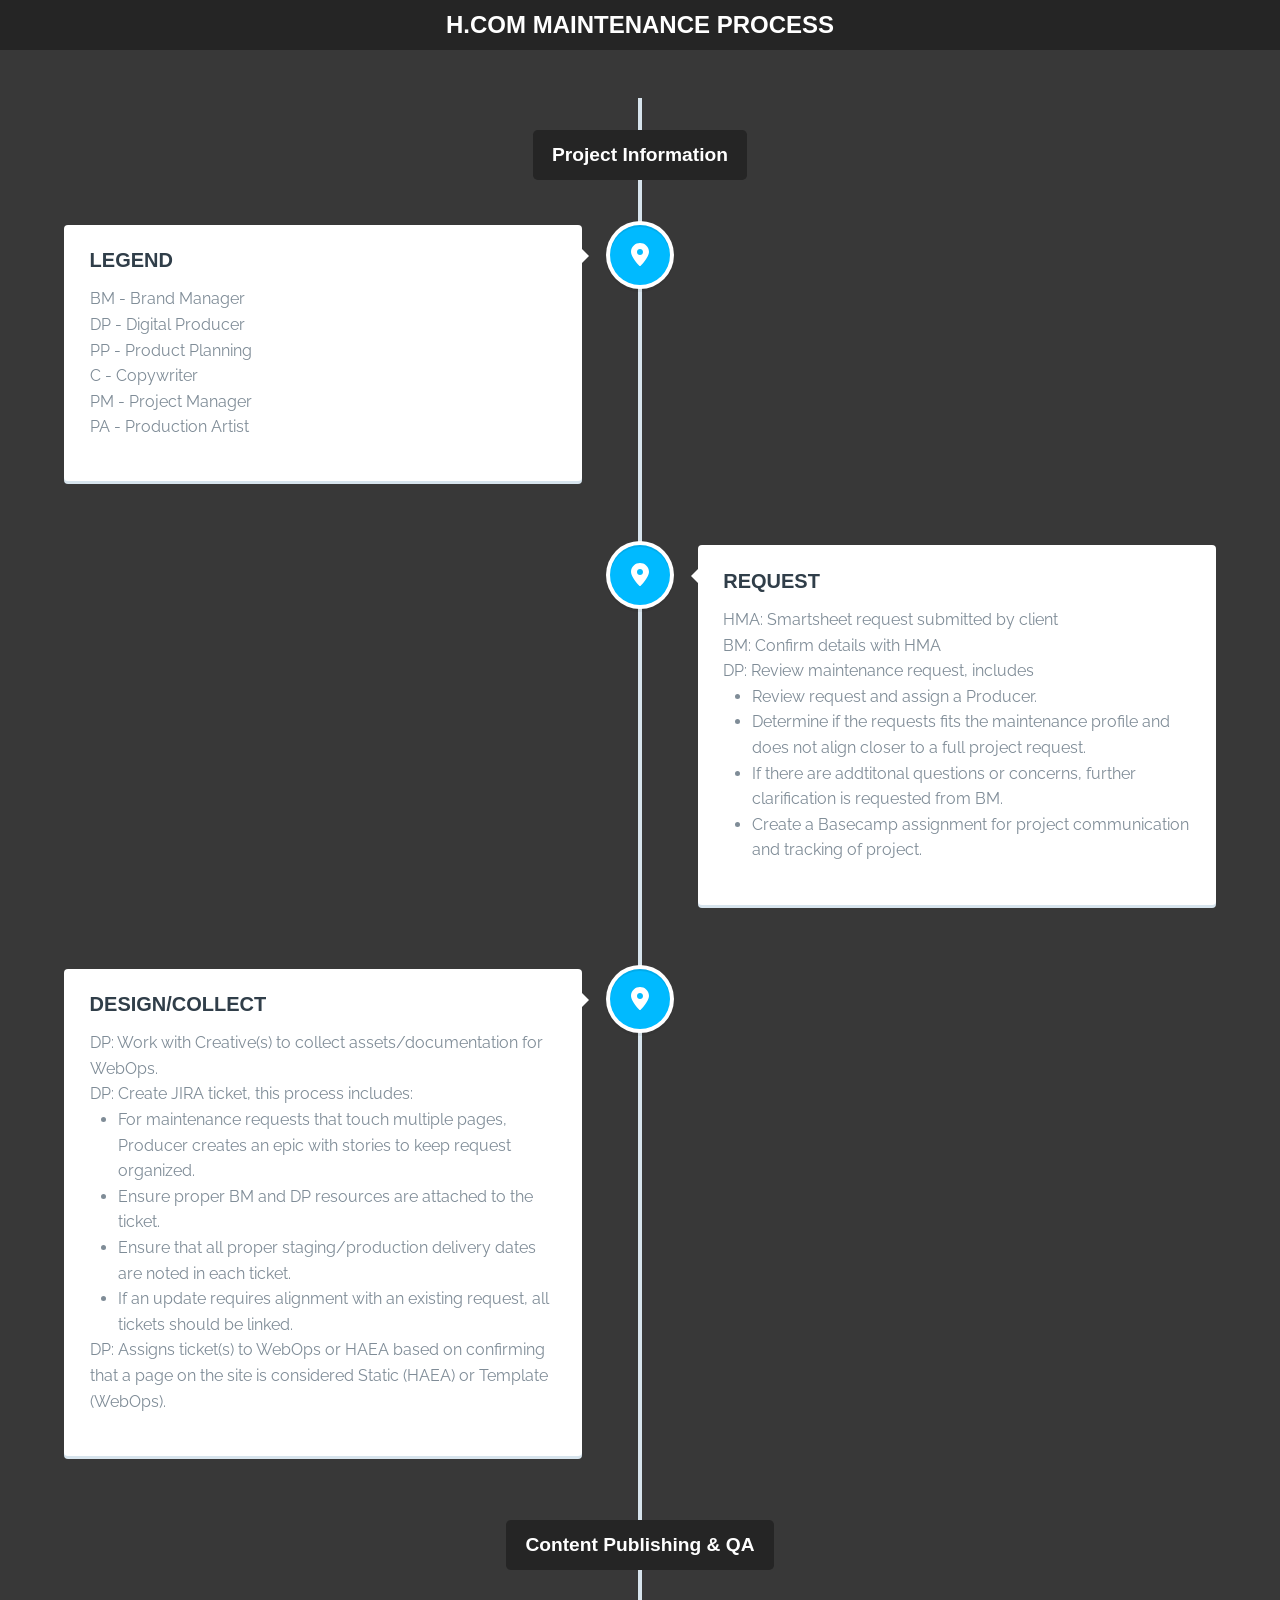
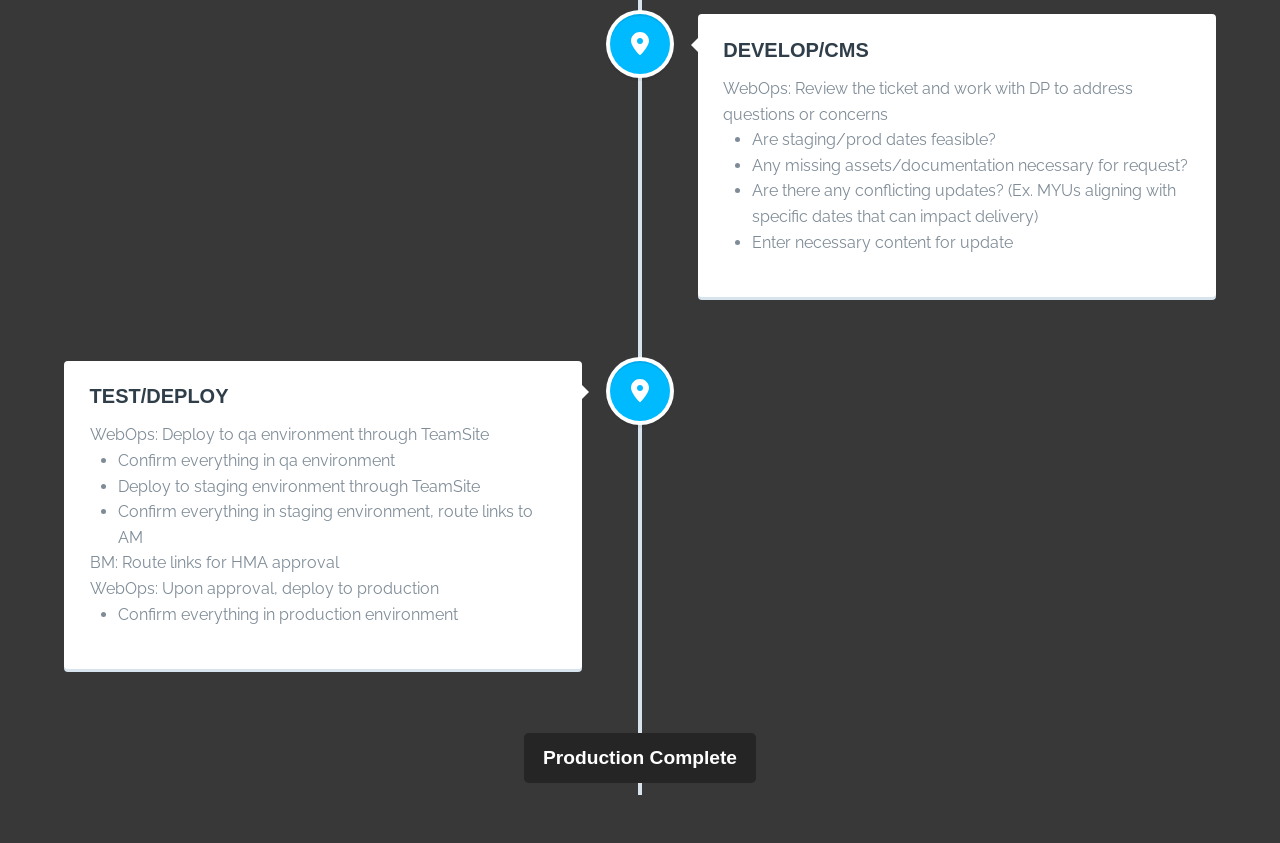
<file: maintenance/index.html>
<!doctype html>
<html>
<head>
<meta charset="UTF-8">
<meta name="viewport" content="width=device-width, initial-scale=1">
<link href="https://fonts.googleapis.com/css?family=Raleway" rel="stylesheet" type='text/css'>
<link rel="stylesheet" href="css/reset.css">
<!-- CSS reset -->
<link rel="stylesheet" href="css/style.css">
<!-- Resource style --> 
<script src="js/modernizr.js"></script> <!-- Modernizr -->
<link rel="shortcut icon" href="/favicon.ico" type="image/x-icon">
<link rel="icon" href="/favicon.ico" type="image/x-icon">
<title>H.com Maintenance Process</title>
</head>
<body>
<header>
  <h1>H.COM MAINTENANCE PROCESS</h1>
</header>
<section id="myu-timeline" class="myu-container">
<h2 class="myu-timeline-group"> <span class="myu-timeline-group-title">Project Information</span> </h2>
<div class="myu-timeline-block">
  <div class="myu-timeline-img myu-pin"> <img src="img/myu-icon-pin.svg" alt=""> </div>
  <!-- myu-timeline-img -->
  <div class="myu-timeline-content">
    <h3>LEGEND</h3>
    <ul>
      <li><strong>BM</strong> - Brand Manager</li>
      <li><strong>DP</strong> - Digital Producer</li>
      <li><strong>PP</strong> - Product Planning</li>
      <li><strong>C</strong> - Copywriter</li>
      <li><strong>PM</strong> - Project Manager</li>
      <li><strong>PA</strong> - Production Artist</li>
    </ul>
    </ul>
  </div>
  <!-- myu-timeline-content -->
</div>
<!-- myu-timeline-block -->
<div class="myu-timeline-block">
  <div class="myu-timeline-img myu-pin"> <img src="img/myu-icon-pin.svg" alt=""> </div>
  <!-- myu-timeline-img -->
  
  <div class="myu-timeline-content">
    <h3>REQUEST</h3>
    <ul>
      <li>HMA: Smartsheet request submitted by client </li>
      <li>BM: Confirm details with HMA</li>
      <li>DP: Review maintenance request, includes</li>
      <ul>
        <li>Review request and assign a Producer.</li>
        <li>Determine if the requests fits the maintenance profile and does not align closer to a full project request.</li>
        <li>If there are addtitonal questions or concerns, further clarification is requested from BM.</li>
        <li>Create a Basecamp assignment for project communication and tracking of project.</li>
      </ul>
    </ul>
  </div>
  <!-- myu-timeline-content --> 
</div>
<!-- myu-timeline-block -->

<div class="myu-timeline-block">
  <div class="myu-timeline-img myu-pin"> <img src="img/myu-icon-pin.svg" alt=""> </div>
  <!-- myu-timeline-img -->
  
  <div class="myu-timeline-content">
    <h3>DESIGN/COLLECT</h3>
    <ul>
      <li>DP: Work with Creative(s) to collect assets/documentation for WebOps.</li>
      <li>DP: Create JIRA ticket, this process includes:
        <ul>
          <li>For maintenance requests that touch multiple pages, Producer creates an epic with stories to keep request organized.</li>
          <li>Ensure proper BM and DP resources are attached to the ticket.</li>
          <li>Ensure that all proper staging/production delivery dates are noted in each ticket.</li>
          <li>If an update requires alignment with an existing request, all tickets should be linked.</li>
        </ul>
      </li>
      <li>DP: Assigns ticket(s) to WebOps or HAEA based on confirming that a page on the site is considered Static (HAEA) or Template (WebOps).</li>
    </ul>
  </div>
  <!-- myu-timeline-content --> 
</div>
<!-- myu-timeline-block -->
<h2 class="myu-timeline-group"> <span class="myu-timeline-group-title">Content Publishing & QA</span> </h2>
<div class="myu-timeline-block">
  <div class="myu-timeline-img myu-pin"> <img src="img/myu-icon-pin.svg" alt=""> </div>
  <!-- myu-timeline-img -->
  
  <div class="myu-timeline-content">
    <h3>DEVELOP/CMS</h3>
    <ul>
      <li>WebOps: Review the ticket and work with DP to address questions or concerns
        <ul>
          <li>Are staging/prod dates feasible?</li>
          <li>Any missing assets/documentation necessary for request?</li>
          <li>Are there any conflicting updates? (Ex. MYUs aligning with specific dates that can impact delivery)</li>
          <li>Enter necessary content for update</li>
        </ul>
      </li>
    </ul>
  </div>
  <!-- myu-timeline-content --> 
</div>
<!-- myu-timeline-block -->

<div class="myu-timeline-block">
<div class="myu-timeline-img myu-pin"> <img src="img/myu-icon-pin.svg" alt=""> </div>
<!-- myu-timeline-img -->

<div class="myu-timeline-content">
<h3>TEST/DEPLOY</h3>
<ul>
<li>WebOps: Deploy to qa environment through TeamSite</li>
<ul>
  <li>Confirm everything in qa environment</li>
  <li>Deploy to staging environment through TeamSite</li>
  <li>Confirm everything in staging environment, route links to AM</li>
</ul>
<li>BM: Route links for HMA approval</li>
<li>WebOps: Upon approval, deploy to production</li>
<ul>
  <li>Confirm everything in production environment</li>
</ul>
</div>
<!-- myu-timeline-content -->
</div>
<!-- myu-timeline-block -->
<h2 class="myu-timeline-group"> <span class="myu-timeline-group-title">Production Complete</span> </h2>
</section>
<!-- myu-timeline --> 
<script src="http://ajax.googleapis.com/ajax/libs/jquery/1.11.0/jquery.min.js"></script> 
<script src="js/main.js"></script> <!-- Resource jQuery -->
</body>
</html>
</file>
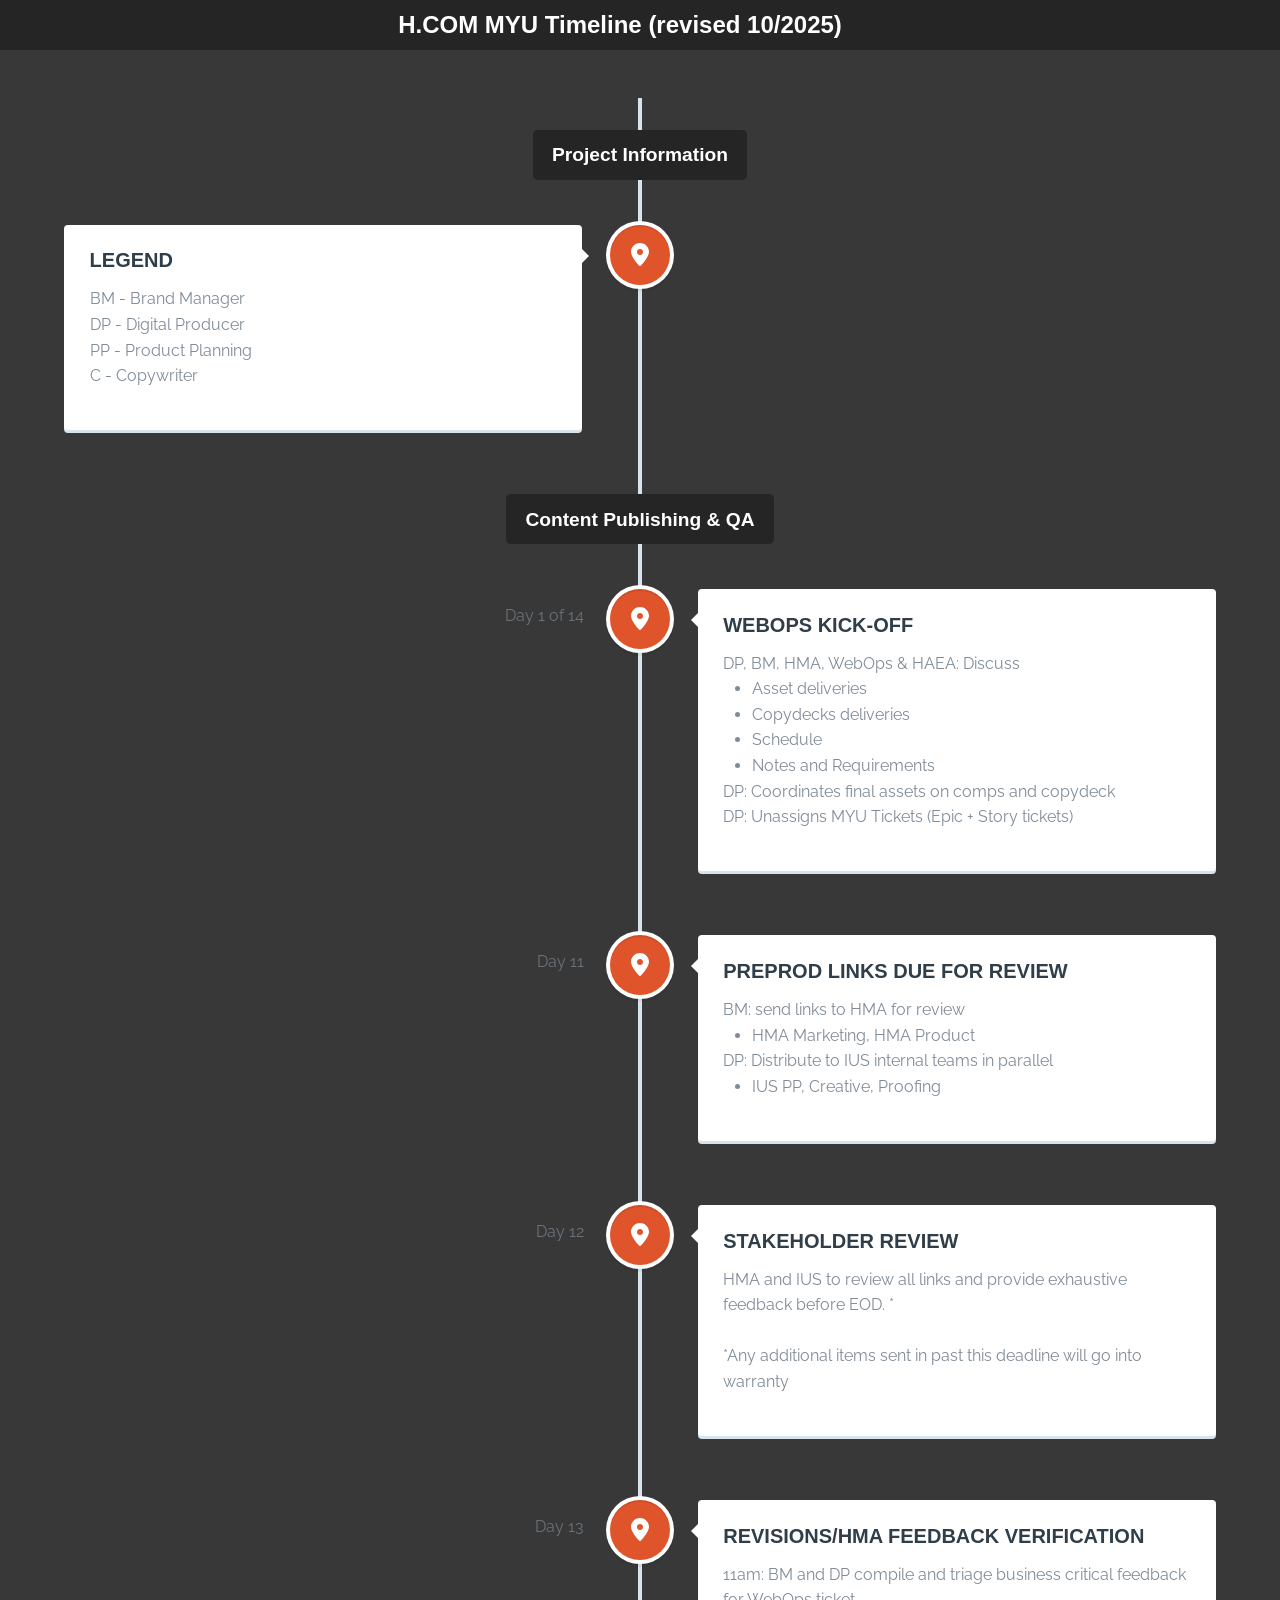
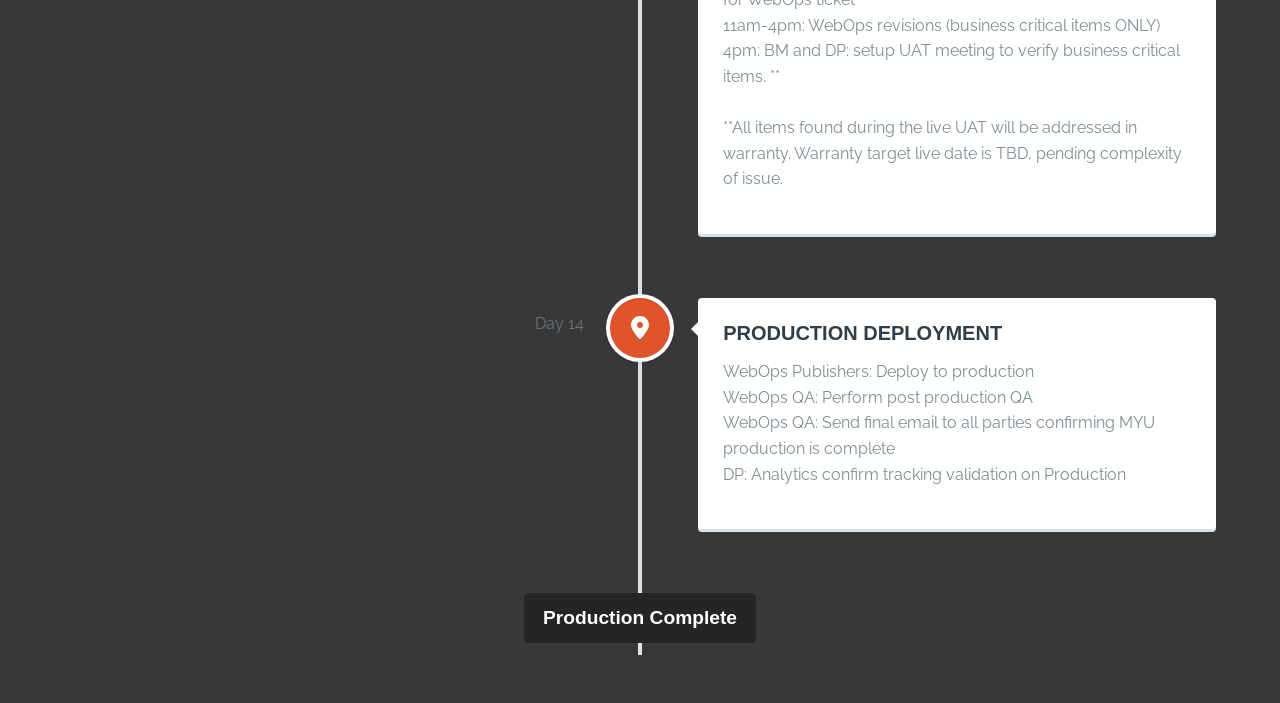
<file: myu-timeline-2025/index.html>
<!doctype html>
<html lang="en" class="no-js">
<head>
	<meta charset="UTF-8">
	<meta name="viewport" content="width=device-width, initial-scale=1">

	<link href="https://fonts.googleapis.com/css?family=Raleway" rel="stylesheet" type='text/css'>

	<link rel="stylesheet" href="css/reset.css"> <!-- CSS reset -->
	<link rel="stylesheet" href="css/style.css"> <!-- Resource style -->
	<script src="js/modernizr.js"></script> <!-- Modernizr -->

	<title>H.com MYU Digital Process</title>
</head>
<body>
	<header>
		<h1>H.COM MYU Timeline (revised 10/2025)&nbsp; &nbsp; &nbsp;&nbsp;</h1>
	</header>

	<section id="myu-timeline" class="myu-container">
		<h2 class="myu-timeline-group">
			<span class="myu-timeline-group-title">Project Information</span>
		</h2>
		
		<div class="myu-timeline-block">
  <div class="myu-timeline-img myu-pin"> <img src="img/myu-icon-pin.svg" alt=""> </div>
  <!-- myu-timeline-img -->
  <div class="myu-timeline-content">
    <h3>LEGEND</h3>
    <ul>
      <li><strong>BM</strong> - Brand Manager</li>
      <li><strong>DP</strong> - Digital Producer</li>
      <li><strong>PP</strong> - Product Planning</li>
      <li><strong>C</strong> - Copywriter</li>
    </ul>
    </ul>
  </div>
  <!-- myu-timeline-content -->
</div>
<!-- myu-timeline-block -->
	
		
		
		
		

				<div class="myu-timeline-block">
			 <!-- myu-timeline-img -->

			

						<h2 class="myu-timeline-group">
			<span class="myu-timeline-group-title">Content Publishing &amp; QA</span>
		</h2>

		<div class="myu-timeline-block">
			<div class="myu-timeline-img myu-pin">
				<img src="img/myu-icon-pin.svg" alt="">
			</div> <!-- myu-timeline-img -->

			<div class="myu-timeline-content">
				<h3>WEBOPS KICK-OFF</h3>
				<ul>
					<li>DP, BM, HMA, WebOps &amp; HAEA: Discuss</li>
						<ul>
							<li>Asset deliveries</li>
							<li>Copydecks deliveries</li>
							<li>Schedule</li>
							<li>Notes and Requirements</li>
						</ul>
					<li>DP: Coordinates final assets on comps and copydeck</li>
                    <li>DP: Unassigns MYU Tickets (Epic + Story tickets)</li>
				</ul>
				<span class="myu-day">Day 1 of 14</span>
			</div> <!-- myu-timeline-content -->
		</div> <!-- myu-timeline-block -->

		
		<div class="myu-timeline-block">
			<div class="myu-timeline-img myu-pin">
				<img src="img/myu-icon-pin.svg" alt="">
			</div> <!-- myu-timeline-img -->

		  <div class="myu-timeline-content">
				<h3>PREPROD LINKS DUE FOR REVIEW</h3>
			<ul>
				  <li>BM: send links to HMA for review</li>
						<ul>
							<li>HMA Marketing, HMA Product</li>
						</ul>	
					<li>DP: Distribute to IUS internal teams in parallel</li>
					<ul>
							<li>IUS PP, Creative, Proofing</li>
			  </ul>
					
			  </ul>
				
			  <span class="myu-day">Day 11</span>
			</div> 
			<!-- myu-timeline-content -->
		</div> <!-- myu-timeline-block -->
		
		
				<div class="myu-timeline-block">
			<div class="myu-timeline-img myu-pin">
				<img src="img/myu-icon-pin.svg" alt="">
			</div> <!-- myu-timeline-img -->

			<div class="myu-timeline-content">
				<h3>STAKEHOLDER REVIEW</h3>
		      <ul>
			      <li>HMA and IUS to review all links and provide exhaustive feedback before EOD. *</li>
			      <br>
			      <li>*Any additional items sent in past this deadline will go into warranty</li>
		      </ul>
				<span class="myu-day">Day 12</span>
			</div> 
			<!-- myu-timeline-content -->
		</div> <!-- myu-timeline-block -->
					
					
			
		
		
				<div class="myu-timeline-block">
			<div class="myu-timeline-img myu-pin">
				<img src="img/myu-icon-pin.svg" alt="">
			</div> <!-- myu-timeline-img -->

			<div class="myu-timeline-content">
			  <h3>REVISIONS/HMA FEEDBACK VERIFICATION&nbsp;</h3>
				<ul>
				  <li>11am: BM and DP compile and triage business critical feedback for WebOps ticket</li>
				  <li>11am-4pm: WebOps revisions (business critical items ONLY)&nbsp;</li>
                  <li>4pm: BM and DP: setup UAT meeting to verify business critical items. **</li>
                  <br>
                  <li><i>**All items found during the live UAT will be addressed in warranty. Warranty target live date is TBD, pending complexity of issue.</i></li>
              </ul>
				<span class="myu-day">Day 13</span>
			</div> 
			<!-- myu-timeline-content -->
		</div> <!-- myu-timeline-block -->

						<div class="myu-timeline-block">
			<div class="myu-timeline-img myu-pin">
				<img src="img/myu-icon-pin.svg" alt="">
			</div> <!-- myu-timeline-img -->

			<div class="myu-timeline-content">
				<h3>PRODUCTION DEPLOYMENT</h3>
				<ul>
					<li>WebOps Publishers: Deploy to production</li>
					<li>WebOps QA: Perform post production QA</li>
					<li>WebOps QA: Send final email to all parties confirming MYU production is complete</li>
					<li>DP: Analytics confirm tracking validation on Production</li>
				</ul>
				<span class="myu-day">Day 14</span>
			</div> <!-- myu-timeline-content -->
		</div> <!-- myu-timeline-block -->

								<h2 class="myu-timeline-group">
			<span class="myu-timeline-group-title">Production Complete</span>
		</h2>

	</section> <!-- myu-timeline -->
	<script src="http://ajax.googleapis.com/ajax/libs/jquery/1.11.0/jquery.min.js"></script>
	<script src="js/main.js"></script> <!-- Resource jQuery -->
</body>
</html>
</file>
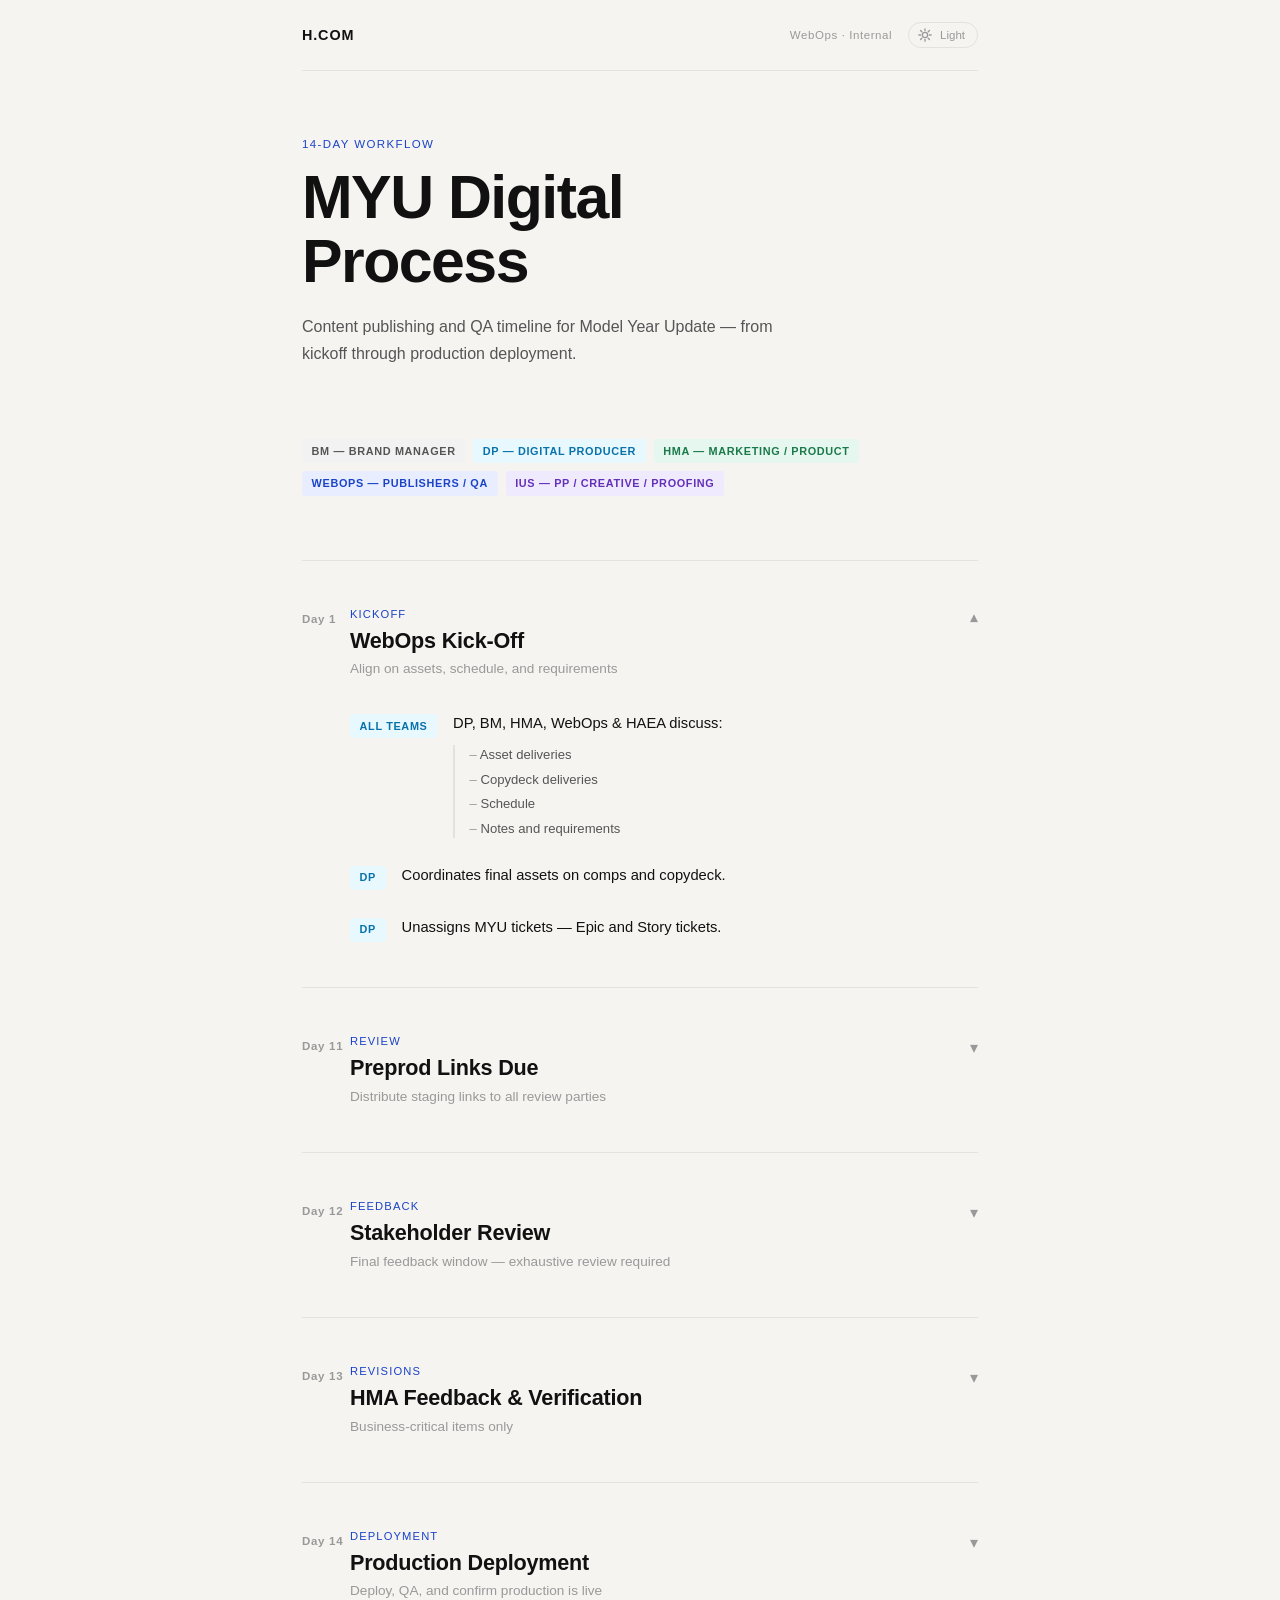
<file: myu-timeline/index.html>
<!DOCTYPE html>
<html lang="en">
<head>
  <meta charset="UTF-8" />
  <meta name="viewport" content="width=device-width, initial-scale=1.0" />
  <title>H.com · MYU Timeline 2025</title>
  <link href="https://fonts.googleapis.com/css2?family=Inter:wght@300;400;500;600&display=swap" rel="stylesheet" />
  <style>
    *, *::before, *::after { box-sizing: border-box; margin: 0; padding: 0; }

    :root {
      --bg:       #f5f4f1;
      --ink:      #111111;
      --ink-2:    #555555;
      --ink-3:    #999999;
      --rule:     #e4e2dd;
      --accent:   #1a43c8;
      --accent-bg:#eef1fb;
    }

    [data-theme="dark"] {
      --bg:       #111214;
      --ink:      #f0eee8;
      --ink-2:    #9a9890;
      --ink-3:    #55534e;
      --rule:     #28292e;
      --accent:   #6b8ef5;
      --accent-bg:#1a1f35;
    }

    html { scroll-behavior: smooth; }

    body {
      font-family: 'Helvetica Neue', Helvetica, Arial, sans-serif;
      background: var(--bg);
      color: var(--ink);
      font-size: 15px;
      line-height: 1.6;
      -webkit-font-smoothing: antialiased;
    }

    .page {
      max-width: 740px;
      margin: 0 auto;
      padding: 0 2rem 8rem;
    }

    /* ── Topbar ── */
    .topbar {
      display: flex;
      align-items: center;
      justify-content: space-between;
      padding: 1.4rem 0;
      border-bottom: 1px solid var(--rule);
      margin-bottom: 4rem;
    }

    .topbar-logo {
      font-size: 0.9rem;
      font-weight: 700;
      letter-spacing: 0.06em;
      color: var(--ink);
    }

    .topbar-right {
      display: flex;
      align-items: center;
      gap: 1rem;
    }

    .topbar-tag {
      font-size: 0.72rem;
      color: var(--ink-3);
      letter-spacing: 0.05em;
    }

    .theme-toggle {
      display: flex;
      align-items: center;
      gap: 0.5rem;
      background: none;
      border: 1px solid var(--rule);
      border-radius: 20px;
      padding: 0.3rem 0.75rem 0.3rem 0.55rem;
      cursor: pointer;
      font-family: 'Helvetica Neue', Helvetica, Arial, sans-serif;
      font-size: 0.72rem;
      color: var(--ink-3);
      transition: border-color 0.2s, color 0.2s;
    }

    .theme-toggle:hover { border-color: var(--ink-3); color: var(--ink-2); }

    .theme-toggle-icon { width: 14px; height: 14px; flex-shrink: 0; }
    .icon-sun, .icon-moon { display: none; }
    [data-theme="light"] .icon-sun  { display: block; }
    [data-theme="dark"]  .icon-moon { display: block; }
    html:not([data-theme]) .icon-sun { display: block; }

    /* ── Hero ── */
    .hero { margin-bottom: 4.5rem; }

    .hero-label {
      font-size: 0.72rem;
      font-weight: 500;
      letter-spacing: 0.12em;
      text-transform: uppercase;
      color: var(--accent);
      margin-bottom: 0.75rem;
    }

    h1 {
      font-size: clamp(2.4rem, 6vw, 3.8rem);
      font-weight: 700;
      line-height: 1.05;
      letter-spacing: -0.025em;
      color: var(--ink);
      margin-bottom: 1.2rem;
    }

    .hero-sub {
      font-size: 1rem;
      color: var(--ink-2);
      max-width: 480px;
      font-weight: 300;
      line-height: 1.7;
    }

    /* ── Legend ── */
    .legend {
      display: flex;
      flex-wrap: wrap;
      gap: 0.5rem;
      margin-bottom: 4rem;
    }

    .legend-label {
      font-size: 0.68rem;
      font-weight: 600;
      letter-spacing: 0.06em;
      text-transform: uppercase;
      padding: 0.22rem 0.6rem;
      border-radius: 3px;
      white-space: nowrap;
    }

    /* ── Steps ── */
    .step {
      border-top: 1px solid var(--rule);
      padding: 2.8rem 0;
    }

    .step:last-child { border-bottom: 1px solid var(--rule); }

    .step-header {
      display: grid;
      grid-template-columns: 3rem 1fr auto;
      align-items: start;
      cursor: pointer;
      user-select: none;
    }

    .step-day {
      font-size: 0.72rem;
      font-weight: 600;
      color: var(--ink-3);
      letter-spacing: 0.06em;
      padding-top: 4px;
    }

    .step-phase {
      font-size: 0.7rem;
      font-weight: 500;
      letter-spacing: 0.1em;
      text-transform: uppercase;
      color: var(--accent);
      margin-bottom: 0.25rem;
    }

    h2 {
      font-size: 1.35rem;
      font-weight: 700;
      line-height: 1.2;
      letter-spacing: -0.01em;
      color: var(--ink);
    }

    .step-desc {
      font-size: 0.85rem;
      color: var(--ink-3);
      margin-top: 0.3rem;
    }

    .step-chevron {
      font-size: 1rem;
      color: var(--ink-3);
      transition: transform 0.25s ease;
      padding-top: 2px;
    }

    .step.open .step-chevron { transform: rotate(180deg); }

    .step-body {
      display: none;
      margin-top: 2rem;
      padding-left: 3rem;
    }

    .step.open .step-body { display: block; }

    /* ── Tasks ── */
    .tasks { display: flex; flex-direction: column; gap: 1.6rem; }

    .task { display: flex; gap: 1rem; align-items: flex-start; }

    .owner {
      font-size: 0.68rem;
      font-weight: 600;
      letter-spacing: 0.06em;
      text-transform: uppercase;
      padding: 0.22rem 0.6rem;
      border-radius: 3px;
      white-space: nowrap;
      flex-shrink: 0;
      margin-top: 2px;
    }

    .o-bm      { background: #f2f2f2;  color: #555555; }
    .o-dp      { background: #e8f8ff;  color: #0872aa; }
    .o-hma     { background: #e6f7ef;  color: #1a7a4a; }
    .o-webops  { background: #e8eeff;  color: #1a43c8; }
    .o-ius     { background: #f0eaff;  color: #6330b8; }
    .o-qa      { background: #fff5e6;  color: #b06000; }
    .o-time    { background: #fff0f3;  color: #b01f3f; }

    [data-theme="dark"] .o-bm     { background: #1e1e1e; color: #aaaaaa; }
    [data-theme="dark"] .o-dp     { background: #0c1e2e; color: #58c4f8; }
    [data-theme="dark"] .o-hma    { background: #0f2a1e; color: #5ecf8e; }
    [data-theme="dark"] .o-webops { background: #1a2248; color: #8aabff; }
    [data-theme="dark"] .o-ius    { background: #221640; color: #c4a0ff; }
    [data-theme="dark"] .o-qa     { background: #2a1e00; color: #ffc060; }
    [data-theme="dark"] .o-time   { background: #2a0f18; color: #ff9aae; }

    .task-text { color: var(--ink); font-size: 0.92rem; line-height: 1.6; }

    .sub {
      margin-top: 0.6rem;
      padding-left: 0.9rem;
      border-left: 2px solid var(--rule);
      display: flex;
      flex-direction: column;
      gap: 0.3rem;
    }

    .sub li {
      list-style: none;
      font-size: 0.82rem;
      color: var(--ink-2);
      line-height: 1.5;
    }

    .sub li::before { content: '– '; color: var(--ink-3); }

    /* ── Callouts ── */
    .callout {
      margin-top: 1rem;
      padding: 0.8rem 1rem;
      border-left: 3px solid;
      font-size: 0.82rem;
      line-height: 1.6;
      border-radius: 0 4px 4px 0;
    }

    .callout-warn {
      border-color: #d97706;
      background: #fffbeb;
      color: #7c4a00;
    }

    [data-theme="dark"] .callout-warn { background: #1e1200; color: #d4aa60; }

    /* ── Status ── */
    .status {
      display: inline-flex;
      align-items: center;
      gap: 0.5rem;
      margin-top: 2rem;
      font-size: 0.75rem;
      font-weight: 600;
      letter-spacing: 0.08em;
      text-transform: uppercase;
      color: #1a7a4a;
    }

    [data-theme="dark"] .status { color: #5ecf8e; }

    .status::before {
      content: '';
      width: 6px; height: 6px;
      border-radius: 50%;
      background: currentColor;
    }

    /* ── Animations ── */
    @keyframes fadeUp {
      from { opacity: 0; transform: translateY(12px); }
      to   { opacity: 1; transform: translateY(0); }
    }

    .hero { animation: fadeUp 0.45s ease both; }
    .step { animation: fadeUp 0.4s ease both; }
    .step:nth-child(1) { animation-delay: 0.10s; }
    .step:nth-child(2) { animation-delay: 0.18s; }
    .step:nth-child(3) { animation-delay: 0.26s; }
    .step:nth-child(4) { animation-delay: 0.34s; }
    .step:nth-child(5) { animation-delay: 0.42s; }

    @media (max-width: 540px) {
      h1 { font-size: 2.2rem; }
      .step-body { padding-left: 0; }
      .step-header { grid-template-columns: 2.5rem 1fr auto; }
      .topbar-tag { display: none; }
    }
  </style>
</head>
<body>
<div class="page">

  <div class="topbar">
    <span class="topbar-logo">H.COM</span>
    <div class="topbar-right">
      <span class="topbar-tag">WebOps · Internal</span>
      <button class="theme-toggle" onclick="toggleTheme()" aria-label="Toggle color theme">
        <svg class="theme-toggle-icon icon-sun" viewBox="0 0 16 16" fill="none" xmlns="http://www.w3.org/2000/svg">
          <circle cx="8" cy="8" r="3" stroke="currentColor" stroke-width="1.5"/>
          <line x1="8" y1="1" x2="8" y2="3" stroke="currentColor" stroke-width="1.5" stroke-linecap="round"/>
          <line x1="8" y1="13" x2="8" y2="15" stroke="currentColor" stroke-width="1.5" stroke-linecap="round"/>
          <line x1="1" y1="8" x2="3" y2="8" stroke="currentColor" stroke-width="1.5" stroke-linecap="round"/>
          <line x1="13" y1="8" x2="15" y2="8" stroke="currentColor" stroke-width="1.5" stroke-linecap="round"/>
          <line x1="2.93" y1="2.93" x2="4.34" y2="4.34" stroke="currentColor" stroke-width="1.5" stroke-linecap="round"/>
          <line x1="11.66" y1="11.66" x2="13.07" y2="13.07" stroke="currentColor" stroke-width="1.5" stroke-linecap="round"/>
          <line x1="2.93" y1="13.07" x2="4.34" y2="11.66" stroke="currentColor" stroke-width="1.5" stroke-linecap="round"/>
          <line x1="11.66" y1="4.34" x2="13.07" y2="2.93" stroke="currentColor" stroke-width="1.5" stroke-linecap="round"/>
        </svg>
        <svg class="theme-toggle-icon icon-moon" viewBox="0 0 16 16" fill="none" xmlns="http://www.w3.org/2000/svg">
          <path d="M13.5 9.5A6 6 0 0 1 6.5 2.5a5.5 5.5 0 1 0 7 7z" stroke="currentColor" stroke-width="1.5" stroke-linecap="round" stroke-linejoin="round"/>
        </svg>
        <span id="theme-label">Light</span>
      </button>
    </div>
  </div>

  <div class="hero">
    <p class="hero-label">14-day workflow</p>
    <h1>MYU Digital<br>Process</h1>
    <p class="hero-sub">Content publishing and QA timeline for Model Year Update — from kickoff through production deployment.</p>
  </div>

  <!-- Legend -->
  <div class="legend">
    <span class="legend-label o-bm">BM — Brand Manager</span>
    <span class="legend-label o-dp">DP — Digital Producer</span>
    <span class="legend-label o-hma">HMA — Marketing / Product</span>
    <span class="legend-label o-webops">WebOps — Publishers / QA</span>
    <span class="legend-label o-ius">IUS — PP / Creative / Proofing</span>
  </div>

  <!-- Step 1: Kickoff -->
  <div class="step open">
    <div class="step-header" onclick="toggle(this)">
      <span class="step-day">Day 1</span>
      <div>
        <p class="step-phase">Kickoff</p>
        <h2>WebOps Kick-Off</h2>
        <p class="step-desc">Align on assets, schedule, and requirements</p>
      </div>
      <span class="step-chevron">▾</span>
    </div>
    <div class="step-body">
      <div class="tasks">
        <div class="task">
          <span class="owner o-dp">All Teams</span>
          <div class="task-text">
            DP, BM, HMA, WebOps &amp; HAEA discuss:
            <ul class="sub">
              <li>Asset deliveries</li>
              <li>Copydeck deliveries</li>
              <li>Schedule</li>
              <li>Notes and requirements</li>
            </ul>
          </div>
        </div>
        <div class="task">
          <span class="owner o-dp">DP</span>
          <div class="task-text">Coordinates final assets on comps and copydeck.</div>
        </div>
        <div class="task">
          <span class="owner o-dp">DP</span>
          <div class="task-text">Unassigns MYU tickets — Epic and Story tickets.</div>
        </div>
      </div>
    </div>
  </div>

  <!-- Step 2: Preprod Links -->
  <div class="step">
    <div class="step-header" onclick="toggle(this)">
      <span class="step-day">Day 11</span>
      <div>
        <p class="step-phase">Review</p>
        <h2>Preprod Links Due</h2>
        <p class="step-desc">Distribute staging links to all review parties</p>
      </div>
      <span class="step-chevron">▾</span>
    </div>
    <div class="step-body">
      <div class="tasks">
        <div class="task">
          <span class="owner o-bm">BM</span>
          <div class="task-text">
            Sends preprod links to HMA for review:
            <ul class="sub">
              <li>HMA Marketing</li>
              <li>HMA Product</li>
            </ul>
          </div>
        </div>
        <div class="task">
          <span class="owner o-dp">DP</span>
          <div class="task-text">
            Distributes to IUS internal teams in parallel:
            <ul class="sub">
              <li>IUS Product Planning</li>
              <li>IUS Creative</li>
              <li>IUS Proofing</li>
            </ul>
          </div>
        </div>
      </div>
    </div>
  </div>

  <!-- Step 3: Stakeholder Review -->
  <div class="step">
    <div class="step-header" onclick="toggle(this)">
      <span class="step-day">Day 12</span>
      <div>
        <p class="step-phase">Feedback</p>
        <h2>Stakeholder Review</h2>
        <p class="step-desc">Final feedback window — exhaustive review required</p>
      </div>
      <span class="step-chevron">▾</span>
    </div>
    <div class="step-body">
      <div class="tasks">
        <div class="task">
          <span class="owner o-hma">HMA</span>
          <div class="task-text">Reviews all links and provides exhaustive feedback before EOD.</div>
        </div>
        <div class="task">
          <span class="owner o-ius">IUS</span>
          <div class="task-text">Reviews all links and provides exhaustive feedback before EOD.</div>
        </div>
      </div>
      <div class="callout callout-warn">
        Any additional items submitted past this deadline will go into warranty.
      </div>
    </div>
  </div>

  <!-- Step 4: Revisions -->
  <div class="step">
    <div class="step-header" onclick="toggle(this)">
      <span class="step-day">Day 13</span>
      <div>
        <p class="step-phase">Revisions</p>
        <h2>HMA Feedback &amp; Verification</h2>
        <p class="step-desc">Business-critical items only</p>
      </div>
      <span class="step-chevron">▾</span>
    </div>
    <div class="step-body">
      <div class="tasks">
        <div class="task">
          <span class="owner o-time">11:00 AM</span>
          <div class="task-text">BM and DP compile and triage business-critical feedback for WebOps ticket.</div>
        </div>
        <div class="task">
          <span class="owner o-time">11 AM – 4 PM</span>
          <div class="task-text">WebOps revisions — business-critical items only.</div>
        </div>
        <div class="task">
          <span class="owner o-time">4:00 PM</span>
          <div class="task-text">BM and DP set up UAT meeting to verify business-critical items.</div>
        </div>
      </div>
      <div class="callout callout-warn">
        All items found during the live UAT will be addressed in warranty. Warranty target live date is TBD, pending complexity of issue.
      </div>
    </div>
  </div>

  <!-- Step 5: Production -->
  <div class="step">
    <div class="step-header" onclick="toggle(this)">
      <span class="step-day">Day 14</span>
      <div>
        <p class="step-phase">Deployment</p>
        <h2>Production Deployment</h2>
        <p class="step-desc">Deploy, QA, and confirm production is live</p>
      </div>
      <span class="step-chevron">▾</span>
    </div>
    <div class="step-body">
      <div class="tasks">
        <div class="task">
          <span class="owner o-webops">WebOps Publishers</span>
          <div class="task-text">Deploy to production.</div>
        </div>
        <div class="task">
          <span class="owner o-qa">WebOps QA</span>
          <div class="task-text">Perform post-production QA.</div>
        </div>
        <div class="task">
          <span class="owner o-qa">WebOps QA</span>
          <div class="task-text">Send final email to all parties confirming MYU production is complete.</div>
        </div>
        <div class="task">
          <span class="owner o-dp">DP</span>
          <div class="task-text">Analytics confirms tracking validation on production.</div>
        </div>
      </div>
      <div class="status">Production complete</div>
    </div>
  </div>

</div>

<script>
  (function () {
    var saved = localStorage.getItem('theme');
    var prefersDark = window.matchMedia('(prefers-color-scheme: dark)').matches;
    var theme = saved || (prefersDark ? 'dark' : 'light');
    document.documentElement.setAttribute('data-theme', theme);
    document.getElementById('theme-label').textContent = theme === 'dark' ? 'Dark' : 'Light';
  })();

  function toggleTheme() {
    var current = document.documentElement.getAttribute('data-theme');
    var next = current === 'dark' ? 'light' : 'dark';
    document.documentElement.setAttribute('data-theme', next);
    localStorage.setItem('theme', next);
    document.getElementById('theme-label').textContent = next === 'dark' ? 'Dark' : 'Light';
  }

  function toggle(header) {
    header.closest('.step').classList.toggle('open');
  }
</script>
</body>
</html>
</file>
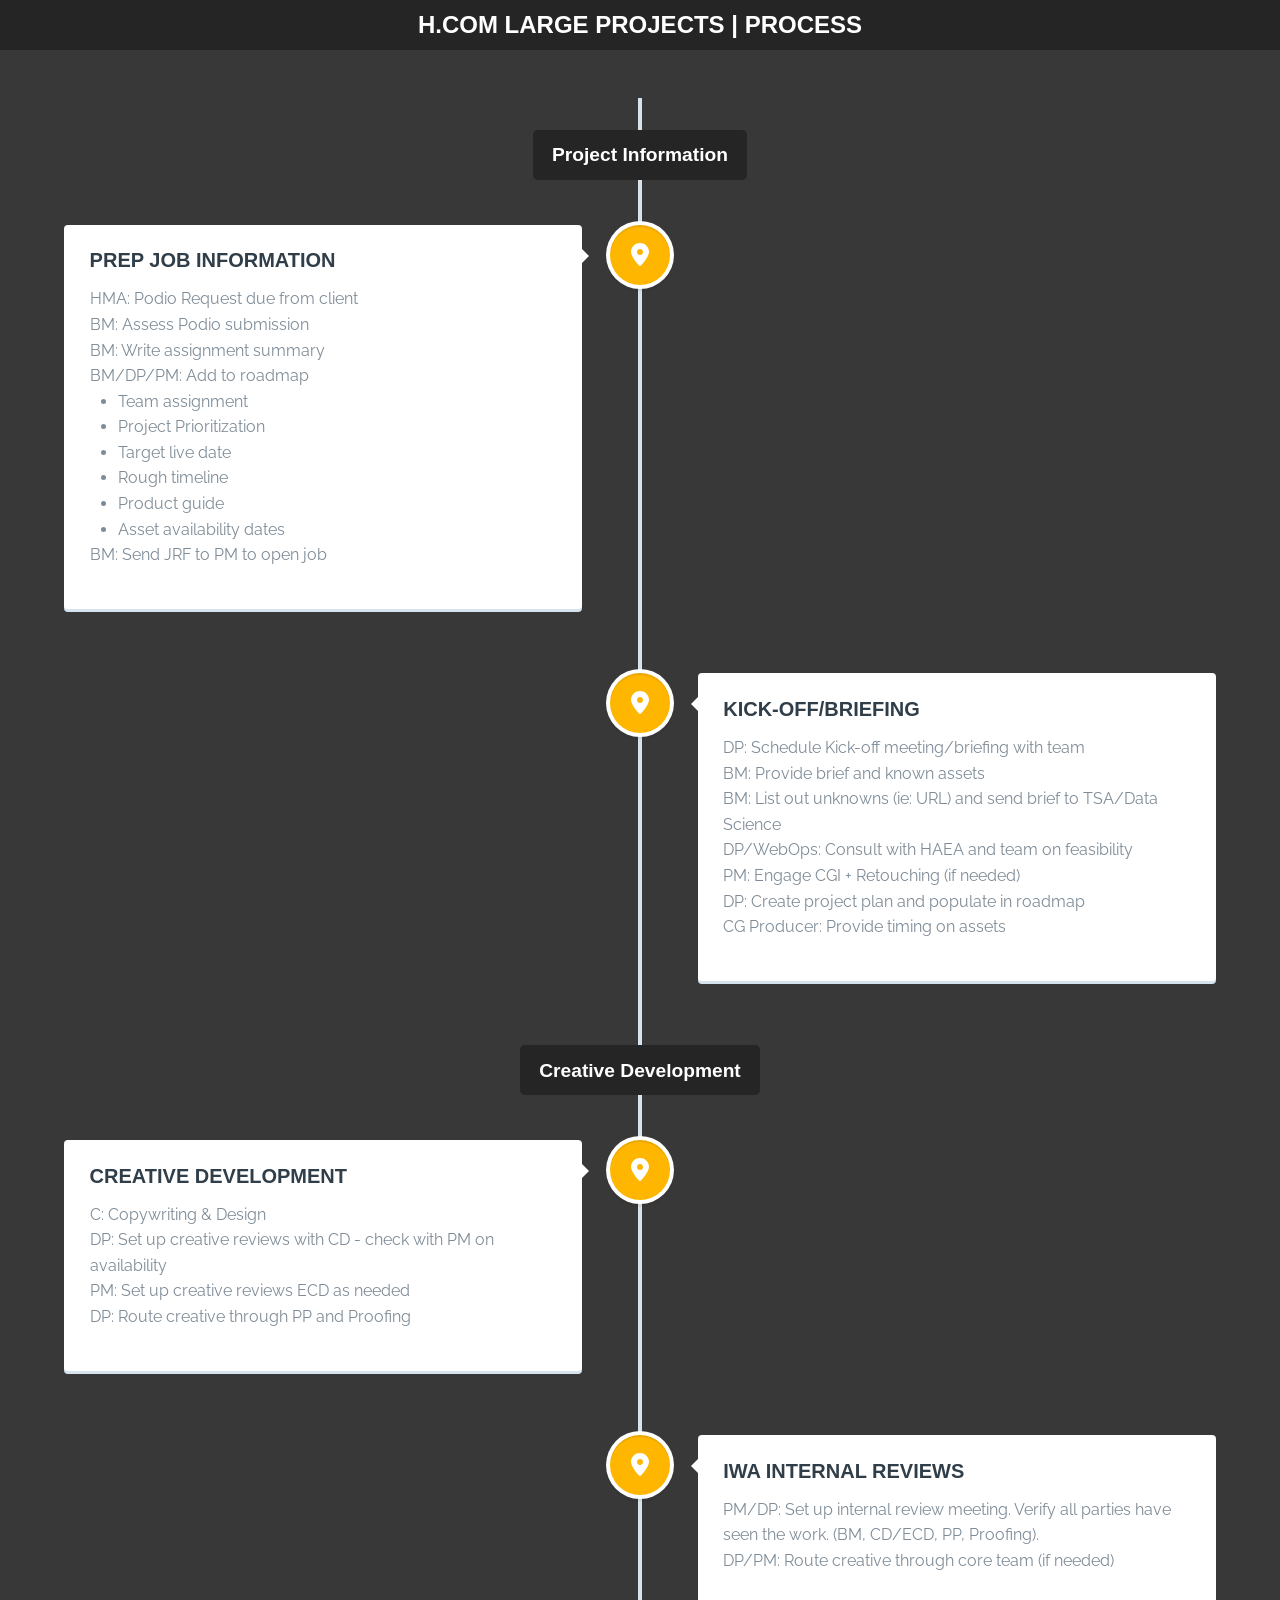
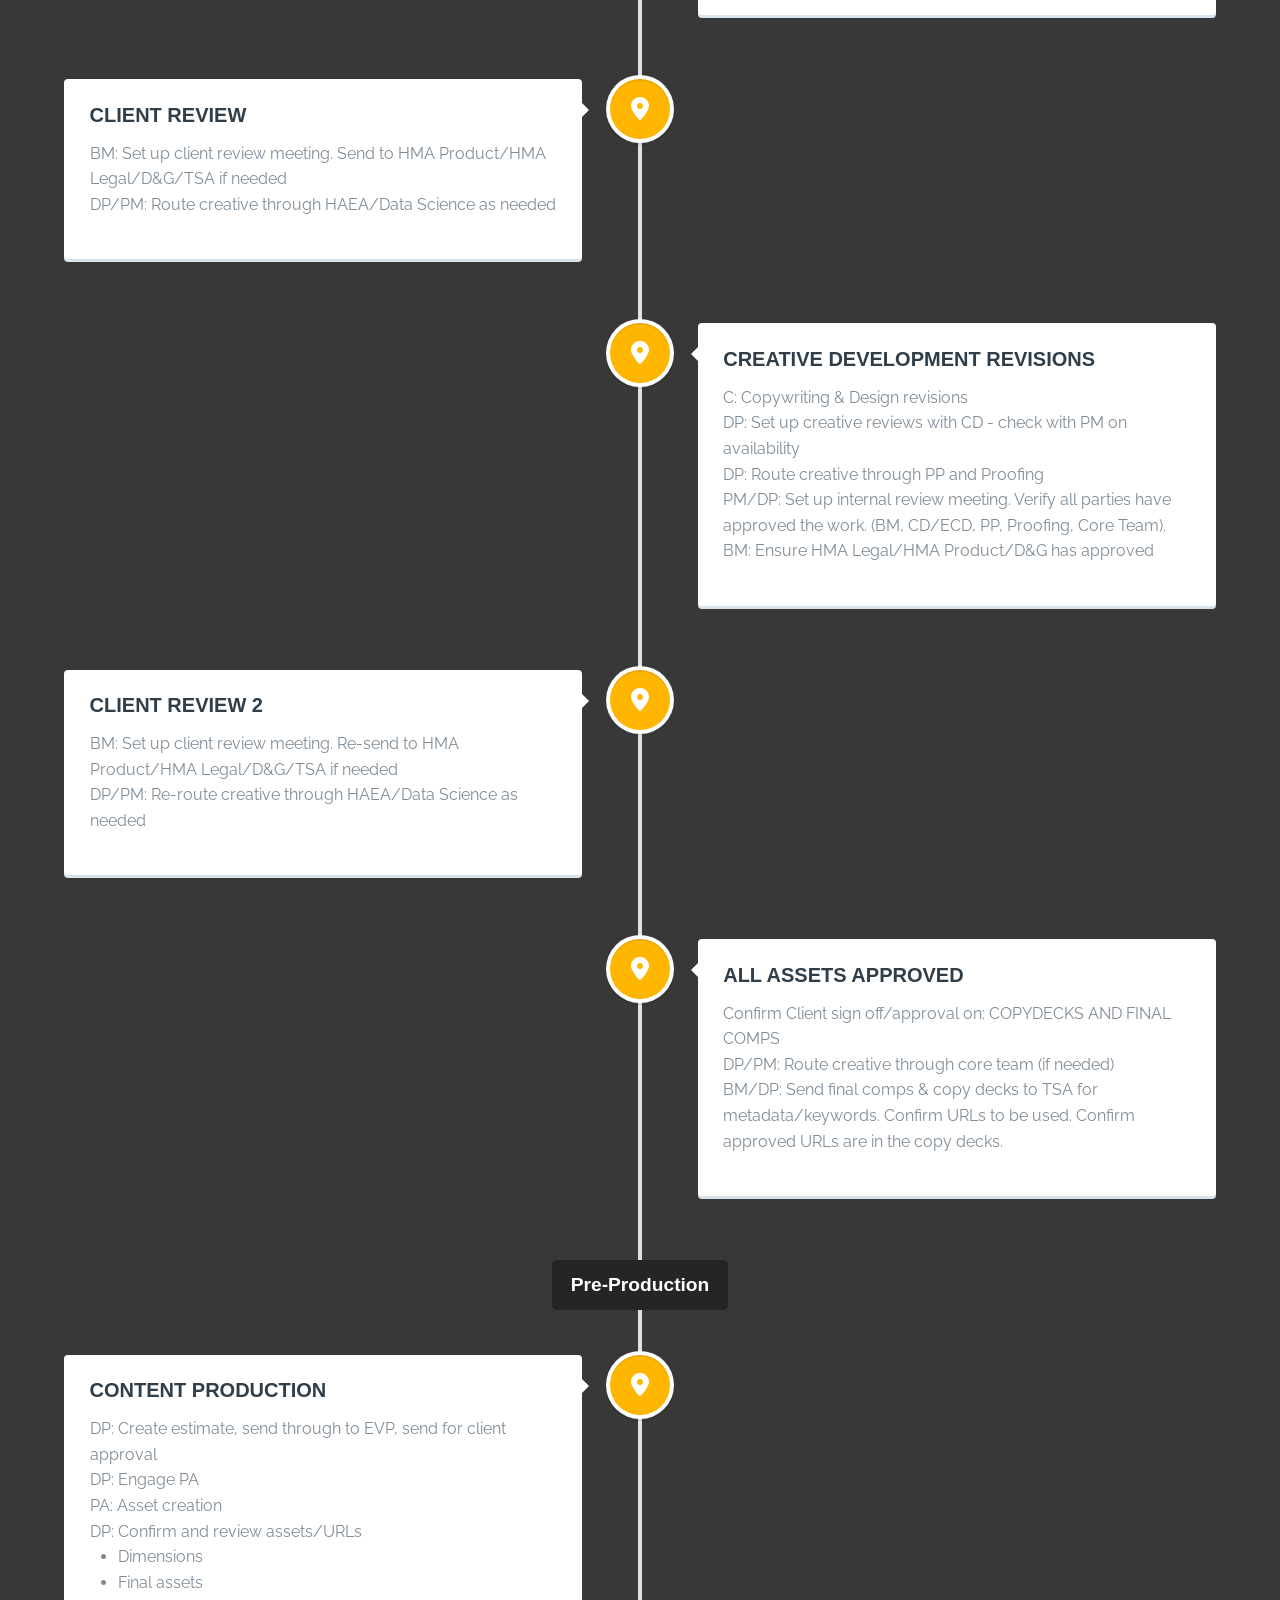
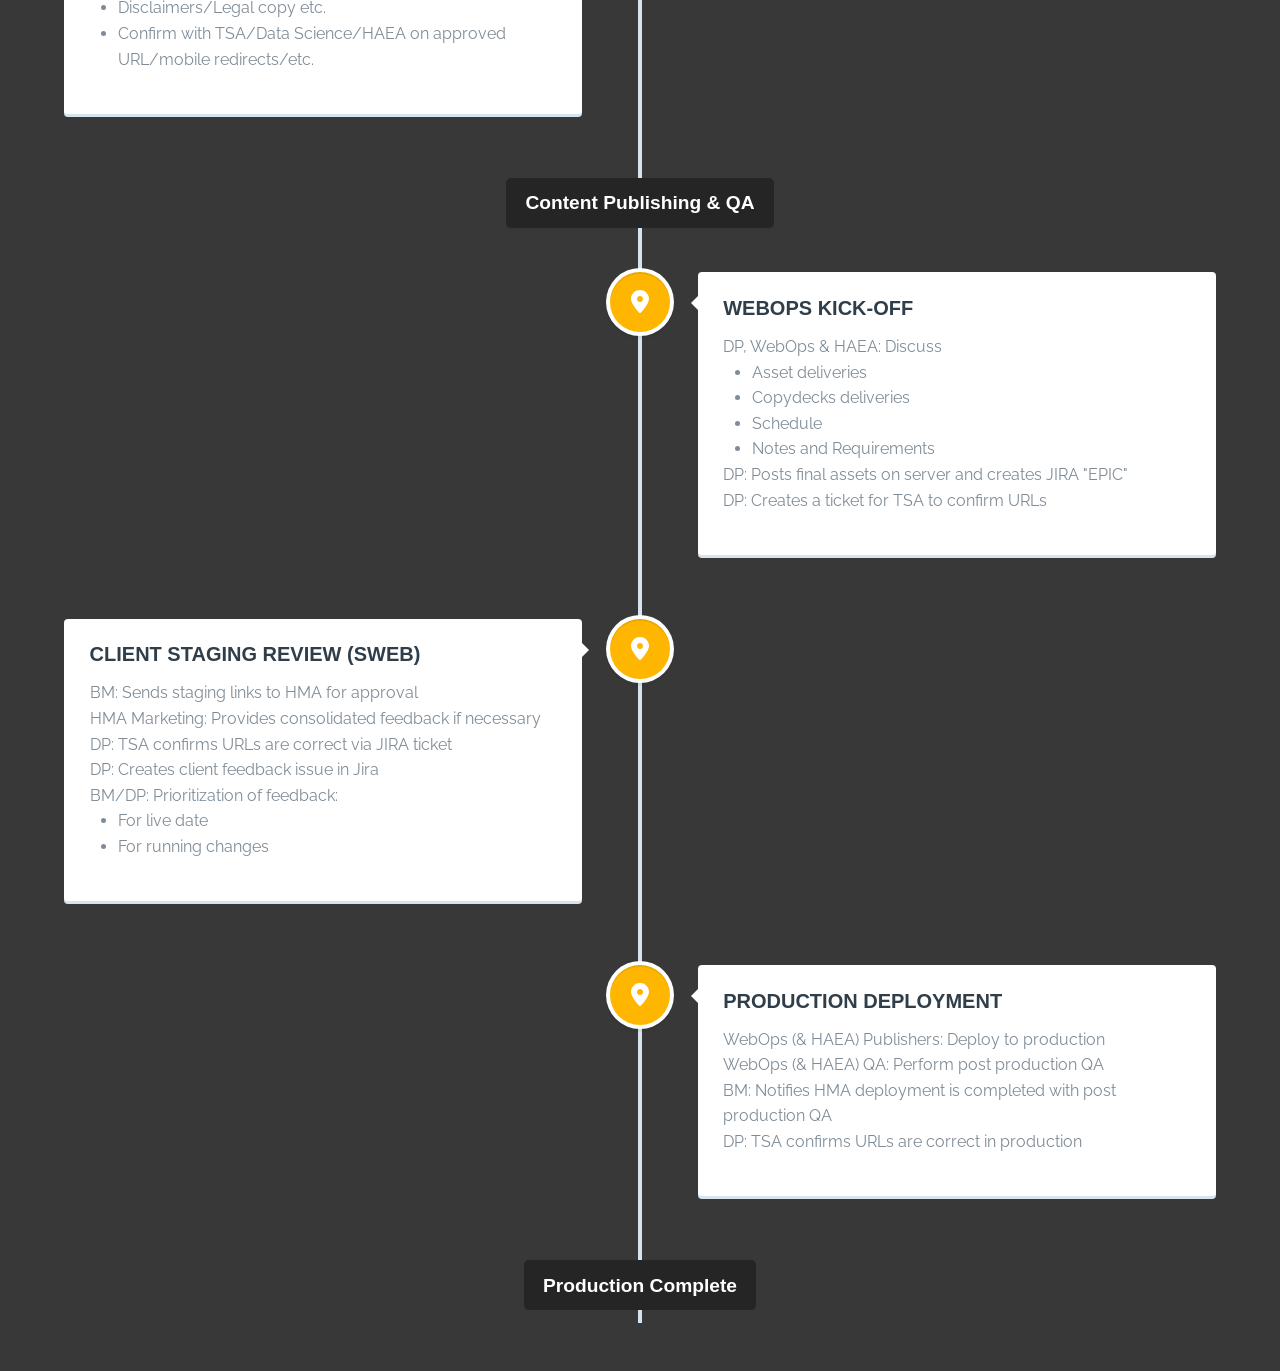
<file: projects/index.html>
<!doctype html>
<html lang="en" class="no-js">
<head>
	<meta charset="UTF-8">
	<meta name="viewport" content="width=device-width, initial-scale=1">

	<link href="https://fonts.googleapis.com/css?family=Raleway" rel="stylesheet" type='text/css'>

	<link rel="stylesheet" href="css/reset.css"> <!-- CSS reset -->
	<link rel="stylesheet" href="css/style.css"> <!-- Resource style -->
	<script src="js/modernizr.js"></script> <!-- Modernizr -->

	<title>H.com MYU Digital Process</title>
</head>
<body>
	<header>
		<h1>H.COM LARGE PROJECTS | PROCESS</h1>
	</header>

	<section id="myu-timeline" class="myu-container">
		<h2 class="myu-timeline-group">
			<span class="myu-timeline-group-title">Project Information</span>
		</h2>
		<div class="myu-timeline-block">
			<div class="myu-timeline-img myu-pin">
				<img src="img/myu-icon-pin.svg" alt="">
			</div> <!-- myu-timeline-img -->

			<div class="myu-timeline-content">
				<h3>PREP JOB INFORMATION</h3>
				<ul>
					<li>HMA: Podio Request due from client</li>
					<li>BM: Assess Podio submission</li>
					<li>BM: Write assignment summary</li>
					<li>
						BM/DP/PM: Add to roadmap
						<ul>
							<li>Team assignment</li>
							<li>Project Prioritization</li>
							<li>Target live date</li>
							<li>Rough timeline</li>
							<li>Product guide</li>
							<li>Asset availability dates</li>
						</ul>
					</li>
					<li>BM: Send JRF to PM to open job</li>
				</ul>
				<span class="myu-day"></span>
			</div> <!-- myu-timeline-content -->
		</div> <!-- myu-timeline-block -->

		<div class="myu-timeline-block">
			<div class="myu-timeline-img myu-pin">
				<img src="img/myu-icon-pin.svg" alt="">
			</div> <!-- myu-timeline-img -->

			<div class="myu-timeline-content">
				<h3>KICK-OFF/BRIEFING</h3>
				<ul>
					<li>DP: Schedule Kick-off meeting/briefing with team</li>
					<li>BM: Provide brief and known assets</li>
                    <li>BM: List out unknowns (ie: URL) and send brief to TSA/Data Science</li>
					<li>DP/WebOps: Consult with HAEA and team on feasibility</li>
					<li>PM: Engage CGI + Retouching (if needed)</li>
					<li>DP: Create project plan and populate in roadmap</li>
					<li>CG Producer: Provide timing on assets</li>
				</ul>
				<span class="myu-day"></span>
			</div> <!-- myu-timeline-content -->
		</div> <!-- myu-timeline-block -->

		<h2 class="myu-timeline-group">
			<span class="myu-timeline-group-title">Creative Development</span>
		</h2>

		<div class="myu-timeline-block">
			<div class="myu-timeline-img myu-pin">
				<img src="img/myu-icon-pin.svg" alt="">
			</div> <!-- myu-timeline-img -->

			<div class="myu-timeline-content">
				<h3>CREATIVE DEVELOPMENT</h3>
				<ul>
					<li>C: Copywriting &amp; Design</li>
					<li>DP: Set up creative reviews with CD - check with PM on availability</li>
					<li>PM: Set up creative reviews ECD as needed</li>
					<li>DP: Route creative through PP and Proofing</li>
				</ul>
				<span class="myu-day"></span>
			</div> <!-- myu-timeline-content -->
		</div> <!-- myu-timeline-block -->

		<div class="myu-timeline-block">
			<div class="myu-timeline-img myu-pin">
				<img src="img/myu-icon-pin.svg" alt="">
			</div> <!-- myu-timeline-img -->

			<div class="myu-timeline-content">
				<h3>IWA INTERNAL REVIEWS</h3>
				<ul>
					<li>PM/DP: Set up internal review meeting. Verify all parties have seen the work. (BM, CD/ECD, PP, Proofing).</li>
					<li>DP/PM: Route creative through core team (if needed)</li>
				</ul>
				<span class="myu-day"></span>
			</div> <!-- myu-timeline-content -->
		</div> <!-- myu-timeline-block -->

				<div class="myu-timeline-block">
			<div class="myu-timeline-img myu-pin">
				<img src="img/myu-icon-pin.svg" alt="">
			</div> <!-- myu-timeline-img -->

			<div class="myu-timeline-content">
				<h3>CLIENT REVIEW</h3>
				<ul>
					<li>BM: Set up client review meeting. Send to HMA Product/HMA Legal/D&G/TSA if needed</li>
					<li>DP/PM: Route creative through HAEA/Data Science as needed</li>
				</ul>
				<span class="myu-day"></span>
			</div> <!-- myu-timeline-content -->
		</div> <!-- myu-timeline-block -->

				<div class="myu-timeline-block">
			<div class="myu-timeline-img myu-pin">
				<img src="img/myu-icon-pin.svg" alt="">
			</div> <!-- myu-timeline-img -->

			<div class="myu-timeline-content">
				<h3>CREATIVE DEVELOPMENT REVISIONS</h3>
				<ul>
					<li>C: Copywriting &amp; Design revisions</li>
					<li>DP: Set up creative reviews with CD - check with PM on availability</li>
					<li>DP: Route creative through PP and Proofing</li>
					<li>PM/DP: Set up internal review meeting. Verify all parties have approved the work. (BM, CD/ECD, PP, Proofing, Core Team).</li>
					<li>BM: Ensure HMA Legal/HMA Product/D&amp;G has approved</li>
				</ul>
				<span class="myu-day"></span>
			</div> <!-- myu-timeline-content -->
		</div> <!-- myu-timeline-block -->

						<div class="myu-timeline-block">
			<div class="myu-timeline-img myu-pin">
				<img src="img/myu-icon-pin.svg" alt="">
			</div> <!-- myu-timeline-img -->

			<div class="myu-timeline-content">
				<h3>CLIENT REVIEW 2</h3>
				<ul>
					<li>BM: Set up client review meeting. Re-send to HMA Product/HMA Legal/D&amp;G/TSA if needed</li>
					<li>DP/PM: Re-route creative through HAEA/Data Science as needed</li>
				</ul>
				<span class="myu-day"></span>
			</div> <!-- myu-timeline-content -->
		</div> <!-- myu-timeline-block -->

								<div class="myu-timeline-block">
			<div class="myu-timeline-img myu-pin">
				<img src="img/myu-icon-pin.svg" alt="">
			</div> <!-- myu-timeline-img -->

			<div class="myu-timeline-content">
				<h3>ALL ASSETS APPROVED</h3>
				<ul>
					<li>Confirm Client sign off/approval on: COPYDECKS AND FINAL COMPS</li>
					<li>DP/PM: Route creative through core team (if needed)</li>
                    <li>BM/DP: Send final comps & copy decks to TSA for metadata/keywords. Confirm URLs to be used. Confirm approved URLs are in the copy decks.</li>
				</ul>
				<h3></h3>
				<span class="myu-day"></span>
			</div> <!-- myu-timeline-content -->
		</div> <!-- myu-timeline-block -->

				<h2 class="myu-timeline-group">
			<span class="myu-timeline-group-title">Pre-Production</span>
		</h2>

		<div class="myu-timeline-block">
			<div class="myu-timeline-img myu-pin">
				<img src="img/myu-icon-pin.svg" alt="">
			</div> <!-- myu-timeline-img -->

			<div class="myu-timeline-content">
				<h3>CONTENT PRODUCTION</h3>
				<ul>
					<li>DP: Create estimate, send through to EVP, send for client approval</li>
					<li>DP: Engage PA</li>
					<li>PA: Asset creation</li>
					<li>DP: Confirm and review assets/URLs</li>
						<ul>
							<li>Dimensions</li>
							<li>Final assets</li>
							<li>Disclaimers/Legal copy etc.</li>
                            <li>Confirm with TSA/Data Science/HAEA on approved URL/mobile redirects/etc.</li>
						</ul>
				</ul>
				<span class="myu-day"></span>
			</div> <!-- myu-timeline-content -->
		</div> <!-- myu-timeline-block -->

						<h2 class="myu-timeline-group">
			<span class="myu-timeline-group-title">Content Publishing &amp; QA</span>
		</h2>

		<div class="myu-timeline-block">
			<div class="myu-timeline-img myu-pin">
				<img src="img/myu-icon-pin.svg" alt="">
			</div> <!-- myu-timeline-img -->

			<div class="myu-timeline-content">
				<h3>WEBOPS KICK-OFF</h3>
				<ul>
					<li>DP, WebOps &amp; HAEA: Discuss</li>
						<ul>
							<li>Asset deliveries</li>
							<li>Copydecks deliveries</li>
							<li>Schedule</li>
							<li>Notes and Requirements</li>
						</ul>
					<li>DP: Posts final assets on server and creates JIRA "EPIC"</li>
                    <li>DP: Creates a ticket for TSA to confirm URLs</li>
				</ul>
				<span class="myu-day"></span>
			</div> <!-- myu-timeline-content -->
		</div> <!-- myu-timeline-block -->

				<div class="myu-timeline-block">
			<div class="myu-timeline-img myu-pin">
				<img src="img/myu-icon-pin.svg" alt="">
			</div> <!-- myu-timeline-img -->

			<div class="myu-timeline-content">
				<h3>CLIENT STAGING REVIEW (SWEB)</h3>
				<ul>
					<li>BM: Sends staging links to HMA for approval</li>
				<ul>
						</ul>	
					<li>HMA Marketing: Provides consolidated feedback if necessary</li>
                    <li>DP: TSA confirms URLs are correct via JIRA ticket</li>
					<li>DP: Creates client feedback issue in Jira</li>
					<li>BM/DP: Prioritization of feedback:</li>
						<ul>
							<li>For live date</li>
							<li>For running changes</li>
						</ul>
				</ul>
				<span class="myu-day"></span>
			</div> <!-- myu-timeline-content -->
		</div> <!-- myu-timeline-block -->

						<div class="myu-timeline-block">
			<div class="myu-timeline-img myu-pin">
				<img src="img/myu-icon-pin.svg" alt="">
			</div> <!-- myu-timeline-img -->

			<div class="myu-timeline-content">
				<h3>PRODUCTION DEPLOYMENT</h3>
				<ul>
					<li>WebOps (&amp; HAEA) Publishers: Deploy to production</li>
					<li>WebOps (&amp; HAEA) QA: Perform post production QA</li>
					<li>BM: Notifies HMA deployment is completed with post production QA</li>
                    <li>DP: TSA confirms URLs are correct in production</li>
				</ul>
				<span class="myu-day"></span>
			</div> <!-- myu-timeline-content -->
		</div> <!-- myu-timeline-block -->

								<h2 class="myu-timeline-group">
			<span class="myu-timeline-group-title">Production Complete</span>
		</h2>

	</section> <!-- myu-timeline -->
	<script src="http://ajax.googleapis.com/ajax/libs/jquery/1.11.0/jquery.min.js"></script>
	<script src="js/main.js"></script> <!-- Resource jQuery -->
</body>
</html>
</file>
<file: gma-incentives/css/style.css>
/* --------------------------------

Primary style

-------------------------------- */
html * {
  -webkit-font-smoothing: antialiased;
  -moz-osx-font-smoothing: grayscale;
}

*, *:after, *:before {
  -webkit-box-sizing: border-box;
  -moz-box-sizing: border-box;
  box-sizing: border-box;
}

body {
  font-size: 100%;
  font-family: 'Raleway', sans-serif;
  color: #7f8c97;
  background-color: #383838;
}

a {
  color: #acb7c0;
  text-decoration: none;
  font-family: "Open Sans", sans-serif;
}

img {
  max-width: 100%;
}

h1, h2, h3 {
  font-family: "Open Sans", sans-serif;
  font-weight: bold;
}

/* --------------------------------

Modules - reusable parts of our design

-------------------------------- */
.myu-container {
  /* this class is used to give a max-width to the element it is applied to, and center it horizontally when it reaches that max-width */
  width: 90%;
  max-width: 1170px;
  margin: 0 auto;
}
.myu-container::after {
  /* clearfix */
  content: '';
  display: table;
  clear: both;
}

/* --------------------------------

Main components

-------------------------------- */
header {
  height: 50px;
  line-height: 50px;
  text-align: center;
  background: #252525;
}
header h1 {
  color: #bf9d66;
  font-size: 18px;
  font-size: 1.125rem;
}
@media only screen and (min-width: 1170px) {
  header h1 {
    font-size: 24px;
    font-size: 1.5rem;
  }
}

#myu-timeline {
  position: relative;
  padding: 2em 0;
  margin-top: 2em;
  margin-bottom: 2em;
}
#myu-timeline::before {
  /* this is the vertical line */
  content: '';
  position: absolute;
  top: 0;
  left: 18px;
  height: 100%;
  width: 4px;
  background: #d7e4ed;
}
@media only screen and (min-width: 1170px) {
  #myu-timeline {
    margin-top: 3em;
    margin-bottom: 3em;
  }
  #myu-timeline::before {
    left: 50%;
    margin-left: -2px;
  }
}

.myu-timeline-group {
  margin-left: 60px;
  position: relative;
  height: 1.6em;
}
.myu-timeline-group-title {
  padding: .8em 1em;
  background: #252525;
  color: white;
  border-radius: 0.25em;
  display: inline-block;
}

.myu-timeline-block {
  position: relative;
  margin: 2em 0;
}
.myu-timeline-block:after {
  content: "";
  display: table;
  clear: both;
}
.myu-timeline-block:first-child {
  margin-top: 0;
}
.myu-timeline-block:last-child {
  margin-bottom: 0;
}
@media only screen and (min-width: 1170px) {
  .myu-timeline-block {
    margin: 4em 0;
  }
  .myu-timeline-block:first-child {
    margin-top: 0;
  }
  .myu-timeline-block:last-child {
    margin-bottom: 0;
  }
}

.myu-timeline-img {
  position: absolute;
  top: 0;
  left: 0;
  width: 40px;
  height: 40px;
  border-radius: 50%;
  box-shadow: 0 0 0 4px white, inset 0 2px 0 rgba(0, 0, 0, 0.08), 0 3px 0 4px rgba(0, 0, 0, 0.05);
}
.myu-timeline-img img {
  display: block;
  width: 24px;
  height: 24px;
  position: relative;
  left: 50%;
  top: 50%;
  margin-left: -12px;
  margin-top: -12px;
}
.myu-timeline-img.myu-pin {
  background: #bf9d66;
}
@media only screen and (min-width: 1170px) {
  .myu-timeline-img {
    width: 60px;
    height: 60px;
    left: 50%;
    margin-left: -30px;
    /* Force Hardware Acceleration in WebKit */
    -webkit-transform: translateZ(0);
    -webkit-backface-visibility: hidden;
  }
  .cssanimations .myu-timeline-img.is-hidden {
    visibility: hidden;
  }
  .cssanimations .myu-timeline-img.bounce-in {
    visibility: visible;
    -webkit-animation: cd-bounce-1 0.6s;
    -moz-animation: cd-bounce-1 0.6s;
    animation: cd-bounce-1 0.6s;
  }
}

@-webkit-keyframes cd-bounce-1 {
  0% {
    opacity: 0;
    -webkit-transform: scale(0.5);
  }

  60% {
    opacity: 1;
    -webkit-transform: scale(1.2);
  }

  100% {
    -webkit-transform: scale(1);
  }
}
@-moz-keyframes cd-bounce-1 {
  0% {
    opacity: 0;
    -moz-transform: scale(0.5);
  }

  60% {
    opacity: 1;
    -moz-transform: scale(1.2);
  }

  100% {
    -moz-transform: scale(1);
  }
}
@keyframes cd-bounce-1 {
  0% {
    opacity: 0;
    -webkit-transform: scale(0.5);
    -moz-transform: scale(0.5);
    -ms-transform: scale(0.5);
    -o-transform: scale(0.5);
    transform: scale(0.5);
  }

  60% {
    opacity: 1;
    -webkit-transform: scale(1.2);
    -moz-transform: scale(1.2);
    -ms-transform: scale(1.2);
    -o-transform: scale(1.2);
    transform: scale(1.2);
  }

  100% {
    -webkit-transform: scale(1);
    -moz-transform: scale(1);
    -ms-transform: scale(1);
    -o-transform: scale(1);
    transform: scale(1);
  }
}
.myu-timeline-content {
  position: relative;
  margin-left: 60px;
  background: white;
  border-radius: 0.25em;
  padding: 1em;
  box-shadow: 0 3px 0 #d7e4ed;
}
.myu-timeline-content:after {
  content: "";
  display: table;
  clear: both;
}
.myu-timeline-content h3 {
  color: #303e49;
}
.myu-timeline-content .myu-day {
  font-size: 13px;
  font-size: 0.8125rem;
  display: inline-block;
}
.myu-timeline-content > ul {
  margin: 1em 0;
  font-size: 13px;
  font-size: 0.8125rem;
  line-height: 1.6;
}
.myu-timeline-content > ul ul {
  margin-left: 1.8em;
  list-style: disc;
}
.myu-timeline-content .myu-day {
  float: left;
  padding: .8em 0;
  opacity: .7;
}
.myu-timeline-content::before {
  content: '';
  position: absolute;
  top: 16px;
  right: 100%;
  height: 0;
  width: 0;
  border: 7px solid transparent;
  border-right: 7px solid white;
}
@media only screen and (min-width: 768px) {
  .myu-timeline-group {
    font-size: 18px;
    font-size: 1.2rem;
  }
  .myu-timeline-content h3 {
    font-size: 20px;
    font-size: 1.25rem;
  }
  .myu-timeline-content > ul {
    font-size: 16px;
    font-size: 1rem;
  }
  .myu-timeline-content .myu-day {
    font-size: 14px;
    font-size: 0.875rem;
  }
}
@media only screen and (min-width: 1170px) {
  .myu-timeline-group {
    margin-left: 0;
    text-align: center;
  }
  .myu-timeline-content {
    margin-left: 0;
    padding: 1.6em;
    width: 45%;
  }
  .myu-timeline-content::before {
    top: 24px;
    left: 100%;
    border-color: transparent;
    border-left-color: white;
  }
  .myu-timeline-content .myu-day {
    position: absolute;
    width: 100%;
    left: 122%;
    top: 6px;
    font-size: 16px;
    font-size: 1rem;
  }
  .myu-timeline-block:nth-of-type(even) .myu-timeline-content {
    float: right;
  }
  .myu-timeline-block:nth-of-type(even) .myu-timeline-content::before {
    top: 24px;
    left: auto;
    right: 100%;
    border-color: transparent;
    border-right-color: white;
  }
  .myu-timeline-block:nth-of-type(even) .myu-timeline-content .myu-day {
    left: auto;
    right: 122%;
    text-align: right;
  }
  .cssanimations .myu-timeline-content.is-hidden {
    visibility: hidden;
  }
  .cssanimations .myu-timeline-content.bounce-in {
    visibility: visible;
    -webkit-animation: cd-bounce-2 0.6s;
    -moz-animation: cd-bounce-2 0.6s;
    animation: cd-bounce-2 0.6s;
  }
}

@media only screen and (min-width: 1170px) {
  /* inverse bounce effect on even content blocks */
  .cssanimations .myu-timeline-block:nth-of-type(even) .myu-timeline-content.bounce-in {
    -webkit-animation: cd-bounce-2-inverse 0.6s;
    -moz-animation: cd-bounce-2-inverse 0.6s;
    animation: cd-bounce-2-inverse 0.6s;
  }
}
@-webkit-keyframes cd-bounce-2 {
  0% {
    opacity: 0;
    -webkit-transform: translateX(-100px);
  }

  60% {
    opacity: 1;
    -webkit-transform: translateX(20px);
  }

  100% {
    -webkit-transform: translateX(0);
  }
}
@-moz-keyframes cd-bounce-2 {
  0% {
    opacity: 0;
    -moz-transform: translateX(-100px);
  }

  60% {
    opacity: 1;
    -moz-transform: translateX(20px);
  }

  100% {
    -moz-transform: translateX(0);
  }
}
@keyframes cd-bounce-2 {
  0% {
    opacity: 0;
    -webkit-transform: translateX(-100px);
    -moz-transform: translateX(-100px);
    -ms-transform: translateX(-100px);
    -o-transform: translateX(-100px);
    transform: translateX(-100px);
  }

  60% {
    opacity: 1;
    -webkit-transform: translateX(20px);
    -moz-transform: translateX(20px);
    -ms-transform: translateX(20px);
    -o-transform: translateX(20px);
    transform: translateX(20px);
  }

  100% {
    -webkit-transform: translateX(0);
    -moz-transform: translateX(0);
    -ms-transform: translateX(0);
    -o-transform: translateX(0);
    transform: translateX(0);
  }
}
@-webkit-keyframes cd-bounce-2-inverse {
  0% {
    opacity: 0;
    -webkit-transform: translateX(100px);
  }

  60% {
    opacity: 1;
    -webkit-transform: translateX(-20px);
  }

  100% {
    -webkit-transform: translateX(0);
  }
}
@-moz-keyframes cd-bounce-2-inverse {
  0% {
    opacity: 0;
    -moz-transform: translateX(100px);
  }

  60% {
    opacity: 1;
    -moz-transform: translateX(-20px);
  }

  100% {
    -moz-transform: translateX(0);
  }
}
@keyframes cd-bounce-2-inverse {
  0% {
    opacity: 0;
    -webkit-transform: translateX(100px);
    -moz-transform: translateX(100px);
    -ms-transform: translateX(100px);
    -o-transform: translateX(100px);
    transform: translateX(100px);
  }

  60% {
    opacity: 1;
    -webkit-transform: translateX(-20px);
    -moz-transform: translateX(-20px);
    -ms-transform: translateX(-20px);
    -o-transform: translateX(-20px);
    transform: translateX(-20px);
  }

  100% {
    -webkit-transform: translateX(0);
    -moz-transform: translateX(0);
    -ms-transform: translateX(0);
    -o-transform: translateX(0);
    transform: translateX(0);
  }
}
</file>
<file: gma-maintenance/css/style.css>
/* --------------------------------

Primary style

-------------------------------- */
html * {
  -webkit-font-smoothing: antialiased;
  -moz-osx-font-smoothing: grayscale;
}

*, *:after, *:before {
  -webkit-box-sizing: border-box;
  -moz-box-sizing: border-box;
  box-sizing: border-box;
}

body {
  font-size: 100%;
  font-family: 'Raleway', sans-serif;
  color: #7f8c97;
  background-color: #383838;
}

a {
  color: #acb7c0;
  text-decoration: none;
  font-family: "Open Sans", sans-serif;
}

img {
  max-width: 100%;
}

h1, h2, h3 {
  font-family: "Open Sans", sans-serif;
  font-weight: bold;
}

/* --------------------------------

Modules - reusable parts of our design

-------------------------------- */
.myu-container {
  /* this class is used to give a max-width to the element it is applied to, and center it horizontally when it reaches that max-width */
  width: 90%;
  max-width: 1170px;
  margin: 0 auto;
}
.myu-container::after {
  /* clearfix */
  content: '';
  display: table;
  clear: both;
}

/* --------------------------------

Main components

-------------------------------- */
header {
  height: 50px;
  line-height: 50px;
  text-align: center;
  background: #252525;
}
header h1 {
  color: #bf9d66;
  font-size: 18px;
  font-size: 1.125rem;
}
@media only screen and (min-width: 1170px) {
  header h1 {
    font-size: 24px;
    font-size: 1.5rem;
  }
}

#myu-timeline {
  position: relative;
  padding: 2em 0;
  margin-top: 2em;
  margin-bottom: 2em;
}
#myu-timeline::before {
  /* this is the vertical line */
  content: '';
  position: absolute;
  top: 0;
  left: 18px;
  height: 100%;
  width: 4px;
  background: #d7e4ed;
}
@media only screen and (min-width: 1170px) {
  #myu-timeline {
    margin-top: 3em;
    margin-bottom: 3em;
  }
  #myu-timeline::before {
    left: 50%;
    margin-left: -2px;
  }
}

.myu-timeline-group {
  margin-left: 60px;
  position: relative;
  height: 1.6em;
}
.myu-timeline-group-title {
  padding: .8em 1em;
  background: #252525;
  color: white;
  border-radius: 0.25em;
  display: inline-block;
}

.myu-timeline-block {
  position: relative;
  margin: 2em 0;
}
.myu-timeline-block:after {
  content: "";
  display: table;
  clear: both;
}
.myu-timeline-block:first-child {
  margin-top: 0;
}
.myu-timeline-block:last-child {
  margin-bottom: 0;
}
@media only screen and (min-width: 1170px) {
  .myu-timeline-block {
    margin: 4em 0;
  }
  .myu-timeline-block:first-child {
    margin-top: 0;
  }
  .myu-timeline-block:last-child {
    margin-bottom: 0;
  }
}

.myu-timeline-img {
  position: absolute;
  top: 0;
  left: 0;
  width: 40px;
  height: 40px;
  border-radius: 50%;
  box-shadow: 0 0 0 4px white, inset 0 2px 0 rgba(0, 0, 0, 0.08), 0 3px 0 4px rgba(0, 0, 0, 0.05);
}
.myu-timeline-img img {
  display: block;
  width: 24px;
  height: 24px;
  position: relative;
  left: 50%;
  top: 50%;
  margin-left: -12px;
  margin-top: -12px;
}
.myu-timeline-img.myu-pin {
  background: #bf9d66;
}
@media only screen and (min-width: 1170px) {
  .myu-timeline-img {
    width: 60px;
    height: 60px;
    left: 50%;
    margin-left: -30px;
    /* Force Hardware Acceleration in WebKit */
    -webkit-transform: translateZ(0);
    -webkit-backface-visibility: hidden;
  }
  .cssanimations .myu-timeline-img.is-hidden {
    visibility: hidden;
  }
  .cssanimations .myu-timeline-img.bounce-in {
    visibility: visible;
    -webkit-animation: cd-bounce-1 0.6s;
    -moz-animation: cd-bounce-1 0.6s;
    animation: cd-bounce-1 0.6s;
  }
}

@-webkit-keyframes cd-bounce-1 {
  0% {
    opacity: 0;
    -webkit-transform: scale(0.5);
  }

  60% {
    opacity: 1;
    -webkit-transform: scale(1.2);
  }

  100% {
    -webkit-transform: scale(1);
  }
}
@-moz-keyframes cd-bounce-1 {
  0% {
    opacity: 0;
    -moz-transform: scale(0.5);
  }

  60% {
    opacity: 1;
    -moz-transform: scale(1.2);
  }

  100% {
    -moz-transform: scale(1);
  }
}
@keyframes cd-bounce-1 {
  0% {
    opacity: 0;
    -webkit-transform: scale(0.5);
    -moz-transform: scale(0.5);
    -ms-transform: scale(0.5);
    -o-transform: scale(0.5);
    transform: scale(0.5);
  }

  60% {
    opacity: 1;
    -webkit-transform: scale(1.2);
    -moz-transform: scale(1.2);
    -ms-transform: scale(1.2);
    -o-transform: scale(1.2);
    transform: scale(1.2);
  }

  100% {
    -webkit-transform: scale(1);
    -moz-transform: scale(1);
    -ms-transform: scale(1);
    -o-transform: scale(1);
    transform: scale(1);
  }
}
.myu-timeline-content {
  position: relative;
  margin-left: 60px;
  background: white;
  border-radius: 0.25em;
  padding: 1em;
  box-shadow: 0 3px 0 #d7e4ed;
}
.myu-timeline-content:after {
  content: "";
  display: table;
  clear: both;
}
.myu-timeline-content h3 {
  color: #303e49;
}
.myu-timeline-content .myu-day {
  font-size: 13px;
  font-size: 0.8125rem;
  display: inline-block;
}
.myu-timeline-content > ul {
  margin: 1em 0;
  font-size: 13px;
  font-size: 0.8125rem;
  line-height: 1.6;
}
.myu-timeline-content > ul ul {
  margin-left: 1.8em;
  list-style: disc;
}
.myu-timeline-content .myu-day {
  float: left;
  padding: .8em 0;
  opacity: .7;
}
.myu-timeline-content::before {
  content: '';
  position: absolute;
  top: 16px;
  right: 100%;
  height: 0;
  width: 0;
  border: 7px solid transparent;
  border-right: 7px solid white;
}
@media only screen and (min-width: 768px) {
  .myu-timeline-group {
    font-size: 18px;
    font-size: 1.2rem;
  }
  .myu-timeline-content h3 {
    font-size: 20px;
    font-size: 1.25rem;
  }
  .myu-timeline-content > ul {
    font-size: 16px;
    font-size: 1rem;
  }
  .myu-timeline-content .myu-day {
    font-size: 14px;
    font-size: 0.875rem;
  }
}
@media only screen and (min-width: 1170px) {
  .myu-timeline-group {
    margin-left: 0;
    text-align: center;
  }
  .myu-timeline-content {
    margin-left: 0;
    padding: 1.6em;
    width: 45%;
  }
  .myu-timeline-content::before {
    top: 24px;
    left: 100%;
    border-color: transparent;
    border-left-color: white;
  }
  .myu-timeline-content .myu-day {
    position: absolute;
    width: 100%;
    left: 122%;
    top: 6px;
    font-size: 16px;
    font-size: 1rem;
  }
  .myu-timeline-block:nth-of-type(even) .myu-timeline-content {
    float: right;
  }
  .myu-timeline-block:nth-of-type(even) .myu-timeline-content::before {
    top: 24px;
    left: auto;
    right: 100%;
    border-color: transparent;
    border-right-color: white;
  }
  .myu-timeline-block:nth-of-type(even) .myu-timeline-content .myu-day {
    left: auto;
    right: 122%;
    text-align: right;
  }
  .cssanimations .myu-timeline-content.is-hidden {
    visibility: hidden;
  }
  .cssanimations .myu-timeline-content.bounce-in {
    visibility: visible;
    -webkit-animation: cd-bounce-2 0.6s;
    -moz-animation: cd-bounce-2 0.6s;
    animation: cd-bounce-2 0.6s;
  }
}

@media only screen and (min-width: 1170px) {
  /* inverse bounce effect on even content blocks */
  .cssanimations .myu-timeline-block:nth-of-type(even) .myu-timeline-content.bounce-in {
    -webkit-animation: cd-bounce-2-inverse 0.6s;
    -moz-animation: cd-bounce-2-inverse 0.6s;
    animation: cd-bounce-2-inverse 0.6s;
  }
}
@-webkit-keyframes cd-bounce-2 {
  0% {
    opacity: 0;
    -webkit-transform: translateX(-100px);
  }

  60% {
    opacity: 1;
    -webkit-transform: translateX(20px);
  }

  100% {
    -webkit-transform: translateX(0);
  }
}
@-moz-keyframes cd-bounce-2 {
  0% {
    opacity: 0;
    -moz-transform: translateX(-100px);
  }

  60% {
    opacity: 1;
    -moz-transform: translateX(20px);
  }

  100% {
    -moz-transform: translateX(0);
  }
}
@keyframes cd-bounce-2 {
  0% {
    opacity: 0;
    -webkit-transform: translateX(-100px);
    -moz-transform: translateX(-100px);
    -ms-transform: translateX(-100px);
    -o-transform: translateX(-100px);
    transform: translateX(-100px);
  }

  60% {
    opacity: 1;
    -webkit-transform: translateX(20px);
    -moz-transform: translateX(20px);
    -ms-transform: translateX(20px);
    -o-transform: translateX(20px);
    transform: translateX(20px);
  }

  100% {
    -webkit-transform: translateX(0);
    -moz-transform: translateX(0);
    -ms-transform: translateX(0);
    -o-transform: translateX(0);
    transform: translateX(0);
  }
}
@-webkit-keyframes cd-bounce-2-inverse {
  0% {
    opacity: 0;
    -webkit-transform: translateX(100px);
  }

  60% {
    opacity: 1;
    -webkit-transform: translateX(-20px);
  }

  100% {
    -webkit-transform: translateX(0);
  }
}
@-moz-keyframes cd-bounce-2-inverse {
  0% {
    opacity: 0;
    -moz-transform: translateX(100px);
  }

  60% {
    opacity: 1;
    -moz-transform: translateX(-20px);
  }

  100% {
    -moz-transform: translateX(0);
  }
}
@keyframes cd-bounce-2-inverse {
  0% {
    opacity: 0;
    -webkit-transform: translateX(100px);
    -moz-transform: translateX(100px);
    -ms-transform: translateX(100px);
    -o-transform: translateX(100px);
    transform: translateX(100px);
  }

  60% {
    opacity: 1;
    -webkit-transform: translateX(-20px);
    -moz-transform: translateX(-20px);
    -ms-transform: translateX(-20px);
    -o-transform: translateX(-20px);
    transform: translateX(-20px);
  }

  100% {
    -webkit-transform: translateX(0);
    -moz-transform: translateX(0);
    -ms-transform: translateX(0);
    -o-transform: translateX(0);
    transform: translateX(0);
  }
}
</file>
<file: gma-myu/css/style.css>
/* --------------------------------

Primary style

-------------------------------- */
html * {
  -webkit-font-smoothing: antialiased;
  -moz-osx-font-smoothing: grayscale;
}

*, *:after, *:before {
  -webkit-box-sizing: border-box;
  -moz-box-sizing: border-box;
  box-sizing: border-box;
}

body {
  font-size: 100%;
  font-family: 'Raleway', sans-serif;
  color: #7f8c97;
  background-color: #383838;
}

a {
  color: #acb7c0;
  text-decoration: none;
  font-family: "Open Sans", sans-serif;
}

img {
  max-width: 100%;
}

h1, h2, h3 {
  font-family: "Open Sans", sans-serif;
  font-weight: bold;
}

/* --------------------------------

Modules - reusable parts of our design

-------------------------------- */
.myu-container {
  /* this class is used to give a max-width to the element it is applied to, and center it horizontally when it reaches that max-width */
  width: 90%;
  max-width: 1170px;
  margin: 0 auto;
}
.myu-container::after {
  /* clearfix */
  content: '';
  display: table;
  clear: both;
}

/* --------------------------------

Main components

-------------------------------- */
header {
  height: 50px;
  line-height: 50px;
  text-align: center;
  background: #252525;
}
header h1 {
  color: #bf9d66;
  font-size: 18px;
  font-size: 1.125rem;
}
@media only screen and (min-width: 1170px) {
  header h1 {
    font-size: 24px;
    font-size: 1.5rem;
  }
}

#myu-timeline {
  position: relative;
  padding: 2em 0;
  margin-top: 2em;
  margin-bottom: 2em;
}
#myu-timeline::before {
  /* this is the vertical line */
  content: '';
  position: absolute;
  top: 0;
  left: 18px;
  height: 100%;
  width: 4px;
  background: #d7e4ed;
}
@media only screen and (min-width: 1170px) {
  #myu-timeline {
    margin-top: 3em;
    margin-bottom: 3em;
  }
  #myu-timeline::before {
    left: 50%;
    margin-left: -2px;
  }
}

.myu-timeline-group {
  margin-left: 60px;
  position: relative;
  height: 1.6em;
}
.myu-timeline-group-title {
  padding: .8em 1em;
  background: #252525;
  color: white;
  border-radius: 0.25em;
  display: inline-block;
}

.myu-timeline-block {
  position: relative;
  margin: 2em 0;
}
.myu-timeline-block:after {
  content: "";
  display: table;
  clear: both;
}
.myu-timeline-block:first-child {
  margin-top: 0;
}
.myu-timeline-block:last-child {
  margin-bottom: 0;
}
@media only screen and (min-width: 1170px) {
  .myu-timeline-block {
    margin: 4em 0;
  }
  .myu-timeline-block:first-child {
    margin-top: 0;
  }
  .myu-timeline-block:last-child {
    margin-bottom: 0;
  }
}

.myu-timeline-img {
  position: absolute;
  top: 0;
  left: 0;
  width: 40px;
  height: 40px;
  border-radius: 50%;
  box-shadow: 0 0 0 4px white, inset 0 2px 0 rgba(0, 0, 0, 0.08), 0 3px 0 4px rgba(0, 0, 0, 0.05);
}
.myu-timeline-img img {
  display: block;
  width: 24px;
  height: 24px;
  position: relative;
  left: 50%;
  top: 50%;
  margin-left: -12px;
  margin-top: -12px;
}
.myu-timeline-img.myu-pin {
  background: #bf9d66;
}
@media only screen and (min-width: 1170px) {
  .myu-timeline-img {
    width: 60px;
    height: 60px;
    left: 50%;
    margin-left: -30px;
    /* Force Hardware Acceleration in WebKit */
    -webkit-transform: translateZ(0);
    -webkit-backface-visibility: hidden;
  }
  .cssanimations .myu-timeline-img.is-hidden {
    visibility: hidden;
  }
  .cssanimations .myu-timeline-img.bounce-in {
    visibility: visible;
    -webkit-animation: cd-bounce-1 0.6s;
    -moz-animation: cd-bounce-1 0.6s;
    animation: cd-bounce-1 0.6s;
  }
}

@-webkit-keyframes cd-bounce-1 {
  0% {
    opacity: 0;
    -webkit-transform: scale(0.5);
  }

  60% {
    opacity: 1;
    -webkit-transform: scale(1.2);
  }

  100% {
    -webkit-transform: scale(1);
  }
}
@-moz-keyframes cd-bounce-1 {
  0% {
    opacity: 0;
    -moz-transform: scale(0.5);
  }

  60% {
    opacity: 1;
    -moz-transform: scale(1.2);
  }

  100% {
    -moz-transform: scale(1);
  }
}
@keyframes cd-bounce-1 {
  0% {
    opacity: 0;
    -webkit-transform: scale(0.5);
    -moz-transform: scale(0.5);
    -ms-transform: scale(0.5);
    -o-transform: scale(0.5);
    transform: scale(0.5);
  }

  60% {
    opacity: 1;
    -webkit-transform: scale(1.2);
    -moz-transform: scale(1.2);
    -ms-transform: scale(1.2);
    -o-transform: scale(1.2);
    transform: scale(1.2);
  }

  100% {
    -webkit-transform: scale(1);
    -moz-transform: scale(1);
    -ms-transform: scale(1);
    -o-transform: scale(1);
    transform: scale(1);
  }
}
.myu-timeline-content {
  position: relative;
  margin-left: 60px;
  background: white;
  border-radius: 0.25em;
  padding: 1em;
  box-shadow: 0 3px 0 #d7e4ed;
}
.myu-timeline-content:after {
  content: "";
  display: table;
  clear: both;
}
.myu-timeline-content h3 {
  color: #303e49;
}
.myu-timeline-content .myu-day {
  font-size: 13px;
  font-size: 0.8125rem;
  display: inline-block;
}
.myu-timeline-content > ul {
  margin: 1em 0;
  font-size: 13px;
  font-size: 0.8125rem;
  line-height: 1.6;
}
.myu-timeline-content > ul ul {
  margin-left: 1.8em;
  list-style: disc;
}
.myu-timeline-content .myu-day {
  float: left;
  padding: .8em 0;
  opacity: .7;
}
.myu-timeline-content::before {
  content: '';
  position: absolute;
  top: 16px;
  right: 100%;
  height: 0;
  width: 0;
  border: 7px solid transparent;
  border-right: 7px solid white;
}
@media only screen and (min-width: 768px) {
  .myu-timeline-group {
    font-size: 18px;
    font-size: 1.2rem;
  }
  .myu-timeline-content h3 {
    font-size: 20px;
    font-size: 1.25rem;
  }
  .myu-timeline-content > ul {
    font-size: 16px;
    font-size: 1rem;
  }
  .myu-timeline-content .myu-day {
    font-size: 14px;
    font-size: 0.875rem;
  }
}
@media only screen and (min-width: 1170px) {
  .myu-timeline-group {
    margin-left: 0;
    text-align: center;
  }
  .myu-timeline-content {
    margin-left: 0;
    padding: 1.6em;
    width: 45%;
  }
  .myu-timeline-content::before {
    top: 24px;
    left: 100%;
    border-color: transparent;
    border-left-color: white;
  }
  .myu-timeline-content .myu-day {
    position: absolute;
    width: 100%;
    left: 122%;
    top: 6px;
    font-size: 16px;
    font-size: 1rem;
  }
  .myu-timeline-block:nth-of-type(even) .myu-timeline-content {
    float: right;
  }
  .myu-timeline-block:nth-of-type(even) .myu-timeline-content::before {
    top: 24px;
    left: auto;
    right: 100%;
    border-color: transparent;
    border-right-color: white;
  }
  .myu-timeline-block:nth-of-type(even) .myu-timeline-content .myu-day {
    left: auto;
    right: 122%;
    text-align: right;
  }
  .cssanimations .myu-timeline-content.is-hidden {
    visibility: hidden;
  }
  .cssanimations .myu-timeline-content.bounce-in {
    visibility: visible;
    -webkit-animation: cd-bounce-2 0.6s;
    -moz-animation: cd-bounce-2 0.6s;
    animation: cd-bounce-2 0.6s;
  }
}

@media only screen and (min-width: 1170px) {
  /* inverse bounce effect on even content blocks */
  .cssanimations .myu-timeline-block:nth-of-type(even) .myu-timeline-content.bounce-in {
    -webkit-animation: cd-bounce-2-inverse 0.6s;
    -moz-animation: cd-bounce-2-inverse 0.6s;
    animation: cd-bounce-2-inverse 0.6s;
  }
}
@-webkit-keyframes cd-bounce-2 {
  0% {
    opacity: 0;
    -webkit-transform: translateX(-100px);
  }

  60% {
    opacity: 1;
    -webkit-transform: translateX(20px);
  }

  100% {
    -webkit-transform: translateX(0);
  }
}
@-moz-keyframes cd-bounce-2 {
  0% {
    opacity: 0;
    -moz-transform: translateX(-100px);
  }

  60% {
    opacity: 1;
    -moz-transform: translateX(20px);
  }

  100% {
    -moz-transform: translateX(0);
  }
}
@keyframes cd-bounce-2 {
  0% {
    opacity: 0;
    -webkit-transform: translateX(-100px);
    -moz-transform: translateX(-100px);
    -ms-transform: translateX(-100px);
    -o-transform: translateX(-100px);
    transform: translateX(-100px);
  }

  60% {
    opacity: 1;
    -webkit-transform: translateX(20px);
    -moz-transform: translateX(20px);
    -ms-transform: translateX(20px);
    -o-transform: translateX(20px);
    transform: translateX(20px);
  }

  100% {
    -webkit-transform: translateX(0);
    -moz-transform: translateX(0);
    -ms-transform: translateX(0);
    -o-transform: translateX(0);
    transform: translateX(0);
  }
}
@-webkit-keyframes cd-bounce-2-inverse {
  0% {
    opacity: 0;
    -webkit-transform: translateX(100px);
  }

  60% {
    opacity: 1;
    -webkit-transform: translateX(-20px);
  }

  100% {
    -webkit-transform: translateX(0);
  }
}
@-moz-keyframes cd-bounce-2-inverse {
  0% {
    opacity: 0;
    -moz-transform: translateX(100px);
  }

  60% {
    opacity: 1;
    -moz-transform: translateX(-20px);
  }

  100% {
    -moz-transform: translateX(0);
  }
}
@keyframes cd-bounce-2-inverse {
  0% {
    opacity: 0;
    -webkit-transform: translateX(100px);
    -moz-transform: translateX(100px);
    -ms-transform: translateX(100px);
    -o-transform: translateX(100px);
    transform: translateX(100px);
  }

  60% {
    opacity: 1;
    -webkit-transform: translateX(-20px);
    -moz-transform: translateX(-20px);
    -ms-transform: translateX(-20px);
    -o-transform: translateX(-20px);
    transform: translateX(-20px);
  }

  100% {
    -webkit-transform: translateX(0);
    -moz-transform: translateX(0);
    -ms-transform: translateX(0);
    -o-transform: translateX(0);
    transform: translateX(0);
  }
}
</file>
<file: maintenance/css/style.css>
/* --------------------------------

Primary style

-------------------------------- */
html * {
  -webkit-font-smoothing: antialiased;
  -moz-osx-font-smoothing: grayscale;
}

*, *:after, *:before {
  -webkit-box-sizing: border-box;
  -moz-box-sizing: border-box;
  box-sizing: border-box;
}

body {
  font-size: 100%;
  font-family: 'Raleway', sans-serif;
  color: #7f8c97;
  background-color: #383838;
}

a {
  color: #acb7c0;
  text-decoration: none;
  font-family: "Open Sans", sans-serif;
}

img {
  max-width: 100%;
}

h1, h2, h3 {
  font-family: "Open Sans", sans-serif;
  font-weight: bold;
}

/* --------------------------------

Modules - reusable parts of our design

-------------------------------- */
.myu-container {
  /* this class is used to give a max-width to the element it is applied to, and center it horizontally when it reaches that max-width */
  width: 90%;
  max-width: 1170px;
  margin: 0 auto;
}
.myu-container::after {
  /* clearfix */
  content: '';
  display: table;
  clear: both;
}

/* --------------------------------

Main components

-------------------------------- */
header {
  height: 50px;
  line-height: 50px;
  text-align: center;
  background: #252525;
}
header h1 {
  color: white;
  font-size: 18px;
  font-size: 1.125rem;
}
@media only screen and (min-width: 1170px) {
  header h1 {
    font-size: 24px;
    font-size: 1.5rem;
  }
}

#myu-timeline {
  position: relative;
  padding: 2em 0;
  margin-top: 2em;
  margin-bottom: 2em;
}
#myu-timeline::before {
  /* this is the vertical line */
  content: '';
  position: absolute;
  top: 0;
  left: 18px;
  height: 100%;
  width: 4px;
  background: #d7e4ed;
}
@media only screen and (min-width: 1170px) {
  #myu-timeline {
    margin-top: 3em;
    margin-bottom: 3em;
  }
  #myu-timeline::before {
    left: 50%;
    margin-left: -2px;
  }
}

.myu-timeline-group {
  margin-left: 60px;
  position: relative;
  height: 1.6em;
}
.myu-timeline-group-title {
  padding: .8em 1em;
  background: #252525;
  color: white;
  border-radius: 0.25em;
  display: inline-block;
}

.myu-timeline-block {
  position: relative;
  margin: 2em 0;
}
.myu-timeline-block:after {
  content: "";
  display: table;
  clear: both;
}
.myu-timeline-block:first-child {
  margin-top: 0;
}
.myu-timeline-block:last-child {
  margin-bottom: 0;
}
@media only screen and (min-width: 1170px) {
  .myu-timeline-block {
    margin: 4em 0;
  }
  .myu-timeline-block:first-child {
    margin-top: 0;
  }
  .myu-timeline-block:last-child {
    margin-bottom: 0;
  }
}

.myu-timeline-img {
  position: absolute;
  top: 0;
  left: 0;
  width: 40px;
  height: 40px;
  border-radius: 50%;
  box-shadow: 0 0 0 4px white, inset 0 2px 0 rgba(0, 0, 0, 0.08), 0 3px 0 4px rgba(0, 0, 0, 0.05);
}
.myu-timeline-img img {
  display: block;
  width: 24px;
  height: 24px;
  position: relative;
  left: 50%;
  top: 50%;
  margin-left: -12px;
  margin-top: -12px;
}
.myu-timeline-img.myu-pin {
  background: #00baff;
}
@media only screen and (min-width: 1170px) {
  .myu-timeline-img {
    width: 60px;
    height: 60px;
    left: 50%;
    margin-left: -30px;
    /* Force Hardware Acceleration in WebKit */
    -webkit-transform: translateZ(0);
    -webkit-backface-visibility: hidden;
  }
  .cssanimations .myu-timeline-img.is-hidden {
    visibility: hidden;
  }
  .cssanimations .myu-timeline-img.bounce-in {
    visibility: visible;
    -webkit-animation: cd-bounce-1 0.6s;
    -moz-animation: cd-bounce-1 0.6s;
    animation: cd-bounce-1 0.6s;
  }
}

@-webkit-keyframes cd-bounce-1 {
  0% {
    opacity: 0;
    -webkit-transform: scale(0.5);
  }

  60% {
    opacity: 1;
    -webkit-transform: scale(1.2);
  }

  100% {
    -webkit-transform: scale(1);
  }
}
@-moz-keyframes cd-bounce-1 {
  0% {
    opacity: 0;
    -moz-transform: scale(0.5);
  }

  60% {
    opacity: 1;
    -moz-transform: scale(1.2);
  }

  100% {
    -moz-transform: scale(1);
  }
}
@keyframes cd-bounce-1 {
  0% {
    opacity: 0;
    -webkit-transform: scale(0.5);
    -moz-transform: scale(0.5);
    -ms-transform: scale(0.5);
    -o-transform: scale(0.5);
    transform: scale(0.5);
  }

  60% {
    opacity: 1;
    -webkit-transform: scale(1.2);
    -moz-transform: scale(1.2);
    -ms-transform: scale(1.2);
    -o-transform: scale(1.2);
    transform: scale(1.2);
  }

  100% {
    -webkit-transform: scale(1);
    -moz-transform: scale(1);
    -ms-transform: scale(1);
    -o-transform: scale(1);
    transform: scale(1);
  }
}
.myu-timeline-content {
  position: relative;
  margin-left: 60px;
  background: white;
  border-radius: 0.25em;
  padding: 1em;
  box-shadow: 0 3px 0 #d7e4ed;
}
.myu-timeline-content:after {
  content: "";
  display: table;
  clear: both;
}
.myu-timeline-content h3 {
  color: #303e49;
}
.myu-timeline-content .myu-day {
  font-size: 13px;
  font-size: 0.8125rem;
  display: inline-block;
}
.myu-timeline-content > ul {
  margin: 1em 0;
  font-size: 13px;
  font-size: 0.8125rem;
  line-height: 1.6;
}
.myu-timeline-content > ul ul {
  margin-left: 1.8em;
  list-style: disc;
}
.myu-timeline-content .myu-day {
  float: left;
  padding: .8em 0;
  opacity: .7;
}
.myu-timeline-content::before {
  content: '';
  position: absolute;
  top: 16px;
  right: 100%;
  height: 0;
  width: 0;
  border: 7px solid transparent;
  border-right: 7px solid white;
}
@media only screen and (min-width: 768px) {
  .myu-timeline-group {
    font-size: 18px;
    font-size: 1.2rem;
  }
  .myu-timeline-content h3 {
    font-size: 20px;
    font-size: 1.25rem;
  }
  .myu-timeline-content > ul {
    font-size: 16px;
    font-size: 1rem;
  }
  .myu-timeline-content .myu-day {
    font-size: 14px;
    font-size: 0.875rem;
  }
}
@media only screen and (min-width: 1170px) {
  .myu-timeline-group {
    margin-left: 0;
    text-align: center;
  }
  .myu-timeline-content {
    margin-left: 0;
    padding: 1.6em;
    width: 45%;
  }
  .myu-timeline-content::before {
    top: 24px;
    left: 100%;
    border-color: transparent;
    border-left-color: white;
  }
  .myu-timeline-content .myu-day {
    position: absolute;
    width: 100%;
    left: 122%;
    top: 6px;
    font-size: 16px;
    font-size: 1rem;
  }
  .myu-timeline-block:nth-of-type(even) .myu-timeline-content {
    float: right;
  }
  .myu-timeline-block:nth-of-type(even) .myu-timeline-content::before {
    top: 24px;
    left: auto;
    right: 100%;
    border-color: transparent;
    border-right-color: white;
  }
  .myu-timeline-block:nth-of-type(even) .myu-timeline-content .myu-day {
    left: auto;
    right: 122%;
    text-align: right;
  }
  .cssanimations .myu-timeline-content.is-hidden {
    visibility: hidden;
  }
  .cssanimations .myu-timeline-content.bounce-in {
    visibility: visible;
    -webkit-animation: cd-bounce-2 0.6s;
    -moz-animation: cd-bounce-2 0.6s;
    animation: cd-bounce-2 0.6s;
  }
}

@media only screen and (min-width: 1170px) {
  /* inverse bounce effect on even content blocks */
  .cssanimations .myu-timeline-block:nth-of-type(even) .myu-timeline-content.bounce-in {
    -webkit-animation: cd-bounce-2-inverse 0.6s;
    -moz-animation: cd-bounce-2-inverse 0.6s;
    animation: cd-bounce-2-inverse 0.6s;
  }
}
@-webkit-keyframes cd-bounce-2 {
  0% {
    opacity: 0;
    -webkit-transform: translateX(-100px);
  }

  60% {
    opacity: 1;
    -webkit-transform: translateX(20px);
  }

  100% {
    -webkit-transform: translateX(0);
  }
}
@-moz-keyframes cd-bounce-2 {
  0% {
    opacity: 0;
    -moz-transform: translateX(-100px);
  }

  60% {
    opacity: 1;
    -moz-transform: translateX(20px);
  }

  100% {
    -moz-transform: translateX(0);
  }
}
@keyframes cd-bounce-2 {
  0% {
    opacity: 0;
    -webkit-transform: translateX(-100px);
    -moz-transform: translateX(-100px);
    -ms-transform: translateX(-100px);
    -o-transform: translateX(-100px);
    transform: translateX(-100px);
  }

  60% {
    opacity: 1;
    -webkit-transform: translateX(20px);
    -moz-transform: translateX(20px);
    -ms-transform: translateX(20px);
    -o-transform: translateX(20px);
    transform: translateX(20px);
  }

  100% {
    -webkit-transform: translateX(0);
    -moz-transform: translateX(0);
    -ms-transform: translateX(0);
    -o-transform: translateX(0);
    transform: translateX(0);
  }
}
@-webkit-keyframes cd-bounce-2-inverse {
  0% {
    opacity: 0;
    -webkit-transform: translateX(100px);
  }

  60% {
    opacity: 1;
    -webkit-transform: translateX(-20px);
  }

  100% {
    -webkit-transform: translateX(0);
  }
}
@-moz-keyframes cd-bounce-2-inverse {
  0% {
    opacity: 0;
    -moz-transform: translateX(100px);
  }

  60% {
    opacity: 1;
    -moz-transform: translateX(-20px);
  }

  100% {
    -moz-transform: translateX(0);
  }
}
@keyframes cd-bounce-2-inverse {
  0% {
    opacity: 0;
    -webkit-transform: translateX(100px);
    -moz-transform: translateX(100px);
    -ms-transform: translateX(100px);
    -o-transform: translateX(100px);
    transform: translateX(100px);
  }

  60% {
    opacity: 1;
    -webkit-transform: translateX(-20px);
    -moz-transform: translateX(-20px);
    -ms-transform: translateX(-20px);
    -o-transform: translateX(-20px);
    transform: translateX(-20px);
  }

  100% {
    -webkit-transform: translateX(0);
    -moz-transform: translateX(0);
    -ms-transform: translateX(0);
    -o-transform: translateX(0);
    transform: translateX(0);
  }
}
</file>
<file: myu-timeline-2025/css/style.css>
/* --------------------------------

Primary style

-------------------------------- */
html * {
  -webkit-font-smoothing: antialiased;
  -moz-osx-font-smoothing: grayscale;
}

*, *:after, *:before {
  -webkit-box-sizing: border-box;
  -moz-box-sizing: border-box;
  box-sizing: border-box;
}

body {
  font-size: 100%;
  font-family: 'Raleway', sans-serif;
  color: #7f8c97;
  background-color: #383838;
}

a {
  color: #acb7c0;
  text-decoration: none;
  font-family: "Open Sans", sans-serif;
}

img {
  max-width: 100%;
}

h1, h2, h3 {
  font-family: "Open Sans", sans-serif;
  font-weight: bold;
}

/* --------------------------------

Modules - reusable parts of our design

-------------------------------- */
.myu-container {
  /* this class is used to give a max-width to the element it is applied to, and center it horizontally when it reaches that max-width */
  width: 90%;
  max-width: 1170px;
  margin: 0 auto;
}
.myu-container::after {
  /* clearfix */
  content: '';
  display: table;
  clear: both;
}

/* --------------------------------

Main components

-------------------------------- */
header {
  height: 50px;
  line-height: 50px;
  text-align: center;
  background: #252525;
}
header h1 {
  color: white;
  font-size: 18px;
  font-size: 1.125rem;
}
@media only screen and (min-width: 1170px) {
  header h1 {
    font-size: 24px;
    font-size: 1.5rem;
  }
}

#myu-timeline {
  position: relative;
  padding: 2em 0;
  margin-top: 2em;
  margin-bottom: 2em;
}
#myu-timeline::before {
  /* this is the vertical line */
  content: '';
  position: absolute;
  top: 0;
  left: 18px;
  height: 100%;
  width: 4px;
  background: #d7e4ed;
}
@media only screen and (min-width: 1170px) {
  #myu-timeline {
    margin-top: 3em;
    margin-bottom: 3em;
  }
  #myu-timeline::before {
    left: 50%;
    margin-left: -2px;
  }
}

.myu-timeline-group {
  margin-left: 60px;
  position: relative;
  height: 1.6em;
}
.myu-timeline-group-title {
  padding: .8em 1em;
  background: #252525;
  color: white;
  border-radius: 0.25em;
  display: inline-block;
}

.myu-timeline-block {
  position: relative;
  margin: 2em 0;
}
.myu-timeline-block:after {
  content: "";
  display: table;
  clear: both;
}
.myu-timeline-block:first-child {
  margin-top: 0;
}
.myu-timeline-block:last-child {
  margin-bottom: 0;
}
@media only screen and (min-width: 1170px) {
  .myu-timeline-block {
    margin: 4em 0;
  }
  .myu-timeline-block:first-child {
    margin-top: 0;
  }
  .myu-timeline-block:last-child {
    margin-bottom: 0;
  }
}

.myu-timeline-img {
  position: absolute;
  top: 0;
  left: 0;
  width: 40px;
  height: 40px;
  border-radius: 50%;
  box-shadow: 0 0 0 4px white, inset 0 2px 0 rgba(0, 0, 0, 0.08), 0 3px 0 4px rgba(0, 0, 0, 0.05);
}
.myu-timeline-img img {
  display: block;
  width: 24px;
  height: 24px;
  position: relative;
  left: 50%;
  top: 50%;
  margin-left: -12px;
  margin-top: -12px;
}
.myu-timeline-img.myu-pin {
  background: #DF542A;
}
@media only screen and (min-width: 1170px) {
  .myu-timeline-img {
    width: 60px;
    height: 60px;
    left: 50%;
    margin-left: -30px;
    /* Force Hardware Acceleration in WebKit */
    -webkit-transform: translateZ(0);
    -webkit-backface-visibility: hidden;
  }
  .cssanimations .myu-timeline-img.is-hidden {
    visibility: hidden;
  }
  .cssanimations .myu-timeline-img.bounce-in {
    visibility: visible;
    -webkit-animation: cd-bounce-1 0.6s;
    -moz-animation: cd-bounce-1 0.6s;
    animation: cd-bounce-1 0.6s;
  }
}

@-webkit-keyframes cd-bounce-1 {
  0% {
    opacity: 0;
    -webkit-transform: scale(0.5);
  }

  60% {
    opacity: 1;
    -webkit-transform: scale(1.2);
  }

  100% {
    -webkit-transform: scale(1);
  }
}
@-moz-keyframes cd-bounce-1 {
  0% {
    opacity: 0;
    -moz-transform: scale(0.5);
  }

  60% {
    opacity: 1;
    -moz-transform: scale(1.2);
  }

  100% {
    -moz-transform: scale(1);
  }
}
@keyframes cd-bounce-1 {
  0% {
    opacity: 0;
    -webkit-transform: scale(0.5);
    -moz-transform: scale(0.5);
    -ms-transform: scale(0.5);
    -o-transform: scale(0.5);
    transform: scale(0.5);
  }

  60% {
    opacity: 1;
    -webkit-transform: scale(1.2);
    -moz-transform: scale(1.2);
    -ms-transform: scale(1.2);
    -o-transform: scale(1.2);
    transform: scale(1.2);
  }

  100% {
    -webkit-transform: scale(1);
    -moz-transform: scale(1);
    -ms-transform: scale(1);
    -o-transform: scale(1);
    transform: scale(1);
  }
}
.myu-timeline-content {
  position: relative;
  margin-left: 60px;
  background: white;
  border-radius: 0.25em;
  padding: 1em;
  box-shadow: 0 3px 0 #d7e4ed;
}
.myu-timeline-content:after {
  content: "";
  display: table;
  clear: both;
}
.myu-timeline-content h3 {
  color: #303e49;
}
.myu-timeline-content .myu-day {
  font-size: 13px;
  font-size: 0.8125rem;
  display: inline-block;
}
.myu-timeline-content > ul {
  margin: 1em 0;
  font-size: 13px;
  font-size: 0.8125rem;
  line-height: 1.6;
}
.myu-timeline-content > ul ul {
  margin-left: 1.8em;
  list-style: disc;
}
.myu-timeline-content .myu-day {
  float: left;
  padding: .8em 0;
  opacity: .7;
}
.myu-timeline-content::before {
  content: '';
  position: absolute;
  top: 16px;
  right: 100%;
  height: 0;
  width: 0;
  border: 7px solid transparent;
  border-right: 7px solid white;
}
@media only screen and (min-width: 768px) {
  .myu-timeline-group {
    font-size: 18px;
    font-size: 1.2rem;
  }
  .myu-timeline-content h3 {
    font-size: 20px;
    font-size: 1.25rem;
  }
  .myu-timeline-content > ul {
    font-size: 16px;
    font-size: 1rem;
  }
  .myu-timeline-content .myu-day {
    font-size: 14px;
    font-size: 0.875rem;
  }
}
@media only screen and (min-width: 1170px) {
  .myu-timeline-group {
    margin-left: 0;
    text-align: center;
  }
  .myu-timeline-content {
    margin-left: 0;
    padding: 1.6em;
    width: 45%;
  }
  .myu-timeline-content::before {
    top: 24px;
    left: 100%;
    border-color: transparent;
    border-left-color: white;
  }
  .myu-timeline-content .myu-day {
    position: absolute;
    width: 100%;
    left: 122%;
    top: 6px;
    font-size: 16px;
    font-size: 1rem;
  }
  .myu-timeline-block:nth-of-type(even) .myu-timeline-content {
    float: right;
  }
  .myu-timeline-block:nth-of-type(even) .myu-timeline-content::before {
    top: 24px;
    left: auto;
    right: 100%;
    border-color: transparent;
    border-right-color: white;
  }
  .myu-timeline-block:nth-of-type(even) .myu-timeline-content .myu-day {
    left: auto;
    right: 122%;
    text-align: right;
  }
  .cssanimations .myu-timeline-content.is-hidden {
    visibility: hidden;
  }
  .cssanimations .myu-timeline-content.bounce-in {
    visibility: visible;
    -webkit-animation: cd-bounce-2 0.6s;
    -moz-animation: cd-bounce-2 0.6s;
    animation: cd-bounce-2 0.6s;
  }
}

@media only screen and (min-width: 1170px) {
  /* inverse bounce effect on even content blocks */
  .cssanimations .myu-timeline-block:nth-of-type(even) .myu-timeline-content.bounce-in {
    -webkit-animation: cd-bounce-2-inverse 0.6s;
    -moz-animation: cd-bounce-2-inverse 0.6s;
    animation: cd-bounce-2-inverse 0.6s;
  }
}
@-webkit-keyframes cd-bounce-2 {
  0% {
    opacity: 0;
    -webkit-transform: translateX(-100px);
  }

  60% {
    opacity: 1;
    -webkit-transform: translateX(20px);
  }

  100% {
    -webkit-transform: translateX(0);
  }
}
@-moz-keyframes cd-bounce-2 {
  0% {
    opacity: 0;
    -moz-transform: translateX(-100px);
  }

  60% {
    opacity: 1;
    -moz-transform: translateX(20px);
  }

  100% {
    -moz-transform: translateX(0);
  }
}
@keyframes cd-bounce-2 {
  0% {
    opacity: 0;
    -webkit-transform: translateX(-100px);
    -moz-transform: translateX(-100px);
    -ms-transform: translateX(-100px);
    -o-transform: translateX(-100px);
    transform: translateX(-100px);
  }

  60% {
    opacity: 1;
    -webkit-transform: translateX(20px);
    -moz-transform: translateX(20px);
    -ms-transform: translateX(20px);
    -o-transform: translateX(20px);
    transform: translateX(20px);
  }

  100% {
    -webkit-transform: translateX(0);
    -moz-transform: translateX(0);
    -ms-transform: translateX(0);
    -o-transform: translateX(0);
    transform: translateX(0);
  }
}
@-webkit-keyframes cd-bounce-2-inverse {
  0% {
    opacity: 0;
    -webkit-transform: translateX(100px);
  }

  60% {
    opacity: 1;
    -webkit-transform: translateX(-20px);
  }

  100% {
    -webkit-transform: translateX(0);
  }
}
@-moz-keyframes cd-bounce-2-inverse {
  0% {
    opacity: 0;
    -moz-transform: translateX(100px);
  }

  60% {
    opacity: 1;
    -moz-transform: translateX(-20px);
  }

  100% {
    -moz-transform: translateX(0);
  }
}
@keyframes cd-bounce-2-inverse {
  0% {
    opacity: 0;
    -webkit-transform: translateX(100px);
    -moz-transform: translateX(100px);
    -ms-transform: translateX(100px);
    -o-transform: translateX(100px);
    transform: translateX(100px);
  }

  60% {
    opacity: 1;
    -webkit-transform: translateX(-20px);
    -moz-transform: translateX(-20px);
    -ms-transform: translateX(-20px);
    -o-transform: translateX(-20px);
    transform: translateX(-20px);
  }

  100% {
    -webkit-transform: translateX(0);
    -moz-transform: translateX(0);
    -ms-transform: translateX(0);
    -o-transform: translateX(0);
    transform: translateX(0);
  }
}
</file>
<file: projects/css/style.css>
/* --------------------------------

Primary style

-------------------------------- */
html * {
  -webkit-font-smoothing: antialiased;
  -moz-osx-font-smoothing: grayscale;
}

*, *:after, *:before {
  -webkit-box-sizing: border-box;
  -moz-box-sizing: border-box;
  box-sizing: border-box;
}

body {
  font-size: 100%;
  font-family: 'Raleway', sans-serif;
  color: #7f8c97;
  background-color: #383838;
}

a {
  color: #acb7c0;
  text-decoration: none;
  font-family: "Open Sans", sans-serif;
}

img {
  max-width: 100%;
}

h1, h2, h3 {
  font-family: "Open Sans", sans-serif;
  font-weight: bold;
}

/* --------------------------------

Modules - reusable parts of our design

-------------------------------- */
.myu-container {
  /* this class is used to give a max-width to the element it is applied to, and center it horizontally when it reaches that max-width */
  width: 90%;
  max-width: 1170px;
  margin: 0 auto;
}
.myu-container::after {
  /* clearfix */
  content: '';
  display: table;
  clear: both;
}

/* --------------------------------

Main components

-------------------------------- */
header {
  height: 50px;
  line-height: 50px;
  text-align: center;
  background: #252525;
}
header h1 {
  color: white;
  font-size: 18px;
  font-size: 1.125rem;
}
@media only screen and (min-width: 1170px) {
  header h1 {
    font-size: 24px;
    font-size: 1.5rem;
  }
}

#myu-timeline {
  position: relative;
  padding: 2em 0;
  margin-top: 2em;
  margin-bottom: 2em;
}
#myu-timeline::before {
  /* this is the vertical line */
  content: '';
  position: absolute;
  top: 0;
  left: 18px;
  height: 100%;
  width: 4px;
  background: #d7e4ed;
}
@media only screen and (min-width: 1170px) {
  #myu-timeline {
    margin-top: 3em;
    margin-bottom: 3em;
  }
  #myu-timeline::before {
    left: 50%;
    margin-left: -2px;
  }
}

.myu-timeline-group {
  margin-left: 60px;
  position: relative;
  height: 1.6em;
}
.myu-timeline-group-title {
  padding: .8em 1em;
  background: #252525;
  color: white;
  border-radius: 0.25em;
  display: inline-block;
}

.myu-timeline-block {
  position: relative;
  margin: 2em 0;
}
.myu-timeline-block:after {
  content: "";
  display: table;
  clear: both;
}
.myu-timeline-block:first-child {
  margin-top: 0;
}
.myu-timeline-block:last-child {
  margin-bottom: 0;
}
@media only screen and (min-width: 1170px) {
  .myu-timeline-block {
    margin: 4em 0;
  }
  .myu-timeline-block:first-child {
    margin-top: 0;
  }
  .myu-timeline-block:last-child {
    margin-bottom: 0;
  }
}

.myu-timeline-img {
  position: absolute;
  top: 0;
  left: 0;
  width: 40px;
  height: 40px;
  border-radius: 50%;
  box-shadow: 0 0 0 4px white, inset 0 2px 0 rgba(0, 0, 0, 0.08), 0 3px 0 4px rgba(0, 0, 0, 0.05);
}
.myu-timeline-img img {
  display: block;
  width: 24px;
  height: 24px;
  position: relative;
  left: 50%;
  top: 50%;
  margin-left: -12px;
  margin-top: -12px;
}
.myu-timeline-img.myu-pin {
  background: #ffb600;
}
@media only screen and (min-width: 1170px) {
  .myu-timeline-img {
    width: 60px;
    height: 60px;
    left: 50%;
    margin-left: -30px;
    /* Force Hardware Acceleration in WebKit */
    -webkit-transform: translateZ(0);
    -webkit-backface-visibility: hidden;
  }
  .cssanimations .myu-timeline-img.is-hidden {
    visibility: hidden;
  }
  .cssanimations .myu-timeline-img.bounce-in {
    visibility: visible;
    -webkit-animation: cd-bounce-1 0.6s;
    -moz-animation: cd-bounce-1 0.6s;
    animation: cd-bounce-1 0.6s;
  }
}

@-webkit-keyframes cd-bounce-1 {
  0% {
    opacity: 0;
    -webkit-transform: scale(0.5);
  }

  60% {
    opacity: 1;
    -webkit-transform: scale(1.2);
  }

  100% {
    -webkit-transform: scale(1);
  }
}
@-moz-keyframes cd-bounce-1 {
  0% {
    opacity: 0;
    -moz-transform: scale(0.5);
  }

  60% {
    opacity: 1;
    -moz-transform: scale(1.2);
  }

  100% {
    -moz-transform: scale(1);
  }
}
@keyframes cd-bounce-1 {
  0% {
    opacity: 0;
    -webkit-transform: scale(0.5);
    -moz-transform: scale(0.5);
    -ms-transform: scale(0.5);
    -o-transform: scale(0.5);
    transform: scale(0.5);
  }

  60% {
    opacity: 1;
    -webkit-transform: scale(1.2);
    -moz-transform: scale(1.2);
    -ms-transform: scale(1.2);
    -o-transform: scale(1.2);
    transform: scale(1.2);
  }

  100% {
    -webkit-transform: scale(1);
    -moz-transform: scale(1);
    -ms-transform: scale(1);
    -o-transform: scale(1);
    transform: scale(1);
  }
}
.myu-timeline-content {
  position: relative;
  margin-left: 60px;
  background: white;
  border-radius: 0.25em;
  padding: 1em;
  box-shadow: 0 3px 0 #d7e4ed;
}
.myu-timeline-content:after {
  content: "";
  display: table;
  clear: both;
}
.myu-timeline-content h3 {
  color: #303e49;
}
.myu-timeline-content .myu-day {
  font-size: 13px;
  font-size: 0.8125rem;
  display: inline-block;
}
.myu-timeline-content > ul {
  margin: 1em 0;
  font-size: 13px;
  font-size: 0.8125rem;
  line-height: 1.6;
}
.myu-timeline-content > ul ul {
  margin-left: 1.8em;
  list-style: disc;
}
.myu-timeline-content .myu-day {
  float: left;
  padding: .8em 0;
  opacity: .7;
}
.myu-timeline-content::before {
  content: '';
  position: absolute;
  top: 16px;
  right: 100%;
  height: 0;
  width: 0;
  border: 7px solid transparent;
  border-right: 7px solid white;
}
@media only screen and (min-width: 768px) {
  .myu-timeline-group {
    font-size: 18px;
    font-size: 1.2rem;
  }
  .myu-timeline-content h3 {
    font-size: 20px;
    font-size: 1.25rem;
  }
  .myu-timeline-content > ul {
    font-size: 16px;
    font-size: 1rem;
  }
  .myu-timeline-content .myu-day {
    font-size: 14px;
    font-size: 0.875rem;
  }
}
@media only screen and (min-width: 1170px) {
  .myu-timeline-group {
    margin-left: 0;
    text-align: center;
  }
  .myu-timeline-content {
    margin-left: 0;
    padding: 1.6em;
    width: 45%;
  }
  .myu-timeline-content::before {
    top: 24px;
    left: 100%;
    border-color: transparent;
    border-left-color: white;
  }
  .myu-timeline-content .myu-day {
    position: absolute;
    width: 100%;
    left: 122%;
    top: 6px;
    font-size: 16px;
    font-size: 1rem;
  }
  .myu-timeline-block:nth-of-type(even) .myu-timeline-content {
    float: right;
  }
  .myu-timeline-block:nth-of-type(even) .myu-timeline-content::before {
    top: 24px;
    left: auto;
    right: 100%;
    border-color: transparent;
    border-right-color: white;
  }
  .myu-timeline-block:nth-of-type(even) .myu-timeline-content .myu-day {
    left: auto;
    right: 122%;
    text-align: right;
  }
  .cssanimations .myu-timeline-content.is-hidden {
    visibility: hidden;
  }
  .cssanimations .myu-timeline-content.bounce-in {
    visibility: visible;
    -webkit-animation: cd-bounce-2 0.6s;
    -moz-animation: cd-bounce-2 0.6s;
    animation: cd-bounce-2 0.6s;
  }
}

@media only screen and (min-width: 1170px) {
  /* inverse bounce effect on even content blocks */
  .cssanimations .myu-timeline-block:nth-of-type(even) .myu-timeline-content.bounce-in {
    -webkit-animation: cd-bounce-2-inverse 0.6s;
    -moz-animation: cd-bounce-2-inverse 0.6s;
    animation: cd-bounce-2-inverse 0.6s;
  }
}
@-webkit-keyframes cd-bounce-2 {
  0% {
    opacity: 0;
    -webkit-transform: translateX(-100px);
  }

  60% {
    opacity: 1;
    -webkit-transform: translateX(20px);
  }

  100% {
    -webkit-transform: translateX(0);
  }
}
@-moz-keyframes cd-bounce-2 {
  0% {
    opacity: 0;
    -moz-transform: translateX(-100px);
  }

  60% {
    opacity: 1;
    -moz-transform: translateX(20px);
  }

  100% {
    -moz-transform: translateX(0);
  }
}
@keyframes cd-bounce-2 {
  0% {
    opacity: 0;
    -webkit-transform: translateX(-100px);
    -moz-transform: translateX(-100px);
    -ms-transform: translateX(-100px);
    -o-transform: translateX(-100px);
    transform: translateX(-100px);
  }

  60% {
    opacity: 1;
    -webkit-transform: translateX(20px);
    -moz-transform: translateX(20px);
    -ms-transform: translateX(20px);
    -o-transform: translateX(20px);
    transform: translateX(20px);
  }

  100% {
    -webkit-transform: translateX(0);
    -moz-transform: translateX(0);
    -ms-transform: translateX(0);
    -o-transform: translateX(0);
    transform: translateX(0);
  }
}
@-webkit-keyframes cd-bounce-2-inverse {
  0% {
    opacity: 0;
    -webkit-transform: translateX(100px);
  }

  60% {
    opacity: 1;
    -webkit-transform: translateX(-20px);
  }

  100% {
    -webkit-transform: translateX(0);
  }
}
@-moz-keyframes cd-bounce-2-inverse {
  0% {
    opacity: 0;
    -moz-transform: translateX(100px);
  }

  60% {
    opacity: 1;
    -moz-transform: translateX(-20px);
  }

  100% {
    -moz-transform: translateX(0);
  }
}
@keyframes cd-bounce-2-inverse {
  0% {
    opacity: 0;
    -webkit-transform: translateX(100px);
    -moz-transform: translateX(100px);
    -ms-transform: translateX(100px);
    -o-transform: translateX(100px);
    transform: translateX(100px);
  }

  60% {
    opacity: 1;
    -webkit-transform: translateX(-20px);
    -moz-transform: translateX(-20px);
    -ms-transform: translateX(-20px);
    -o-transform: translateX(-20px);
    transform: translateX(-20px);
  }

  100% {
    -webkit-transform: translateX(0);
    -moz-transform: translateX(0);
    -ms-transform: translateX(0);
    -o-transform: translateX(0);
    transform: translateX(0);
  }
}
</file>
